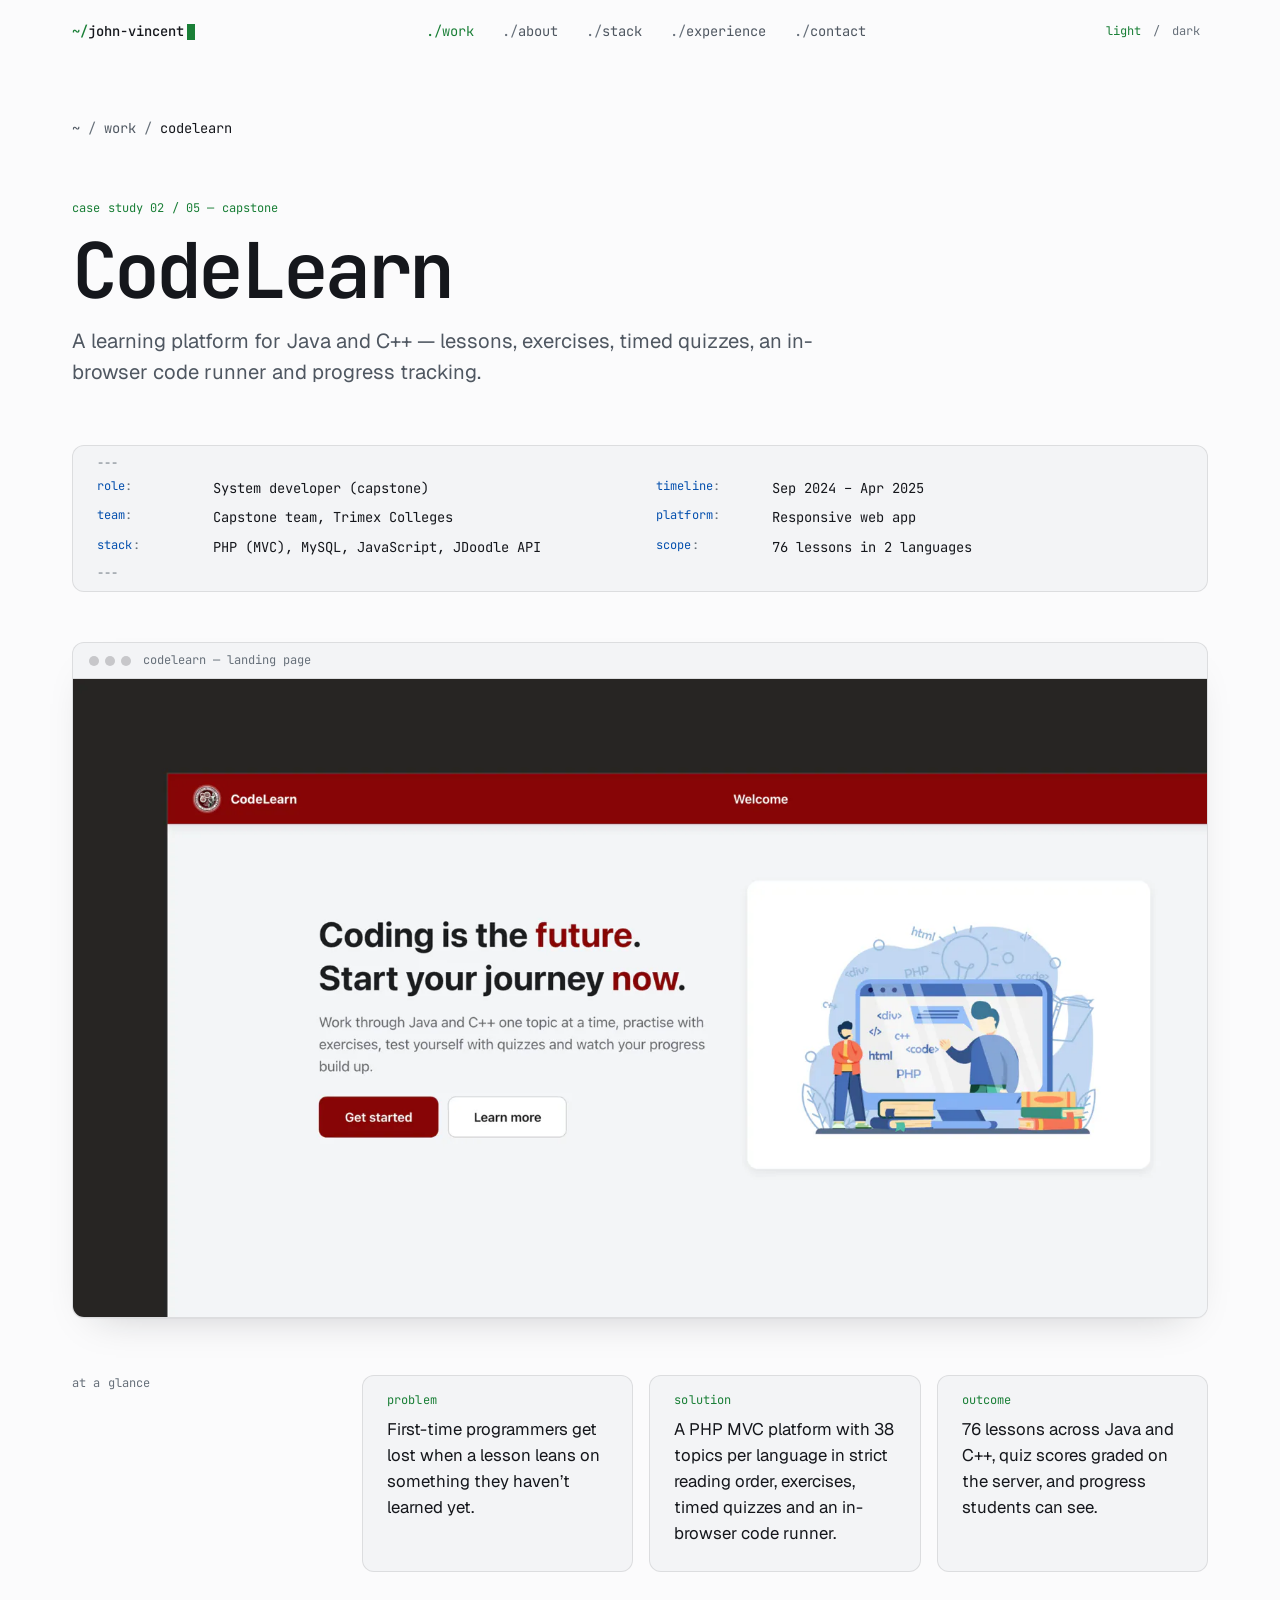
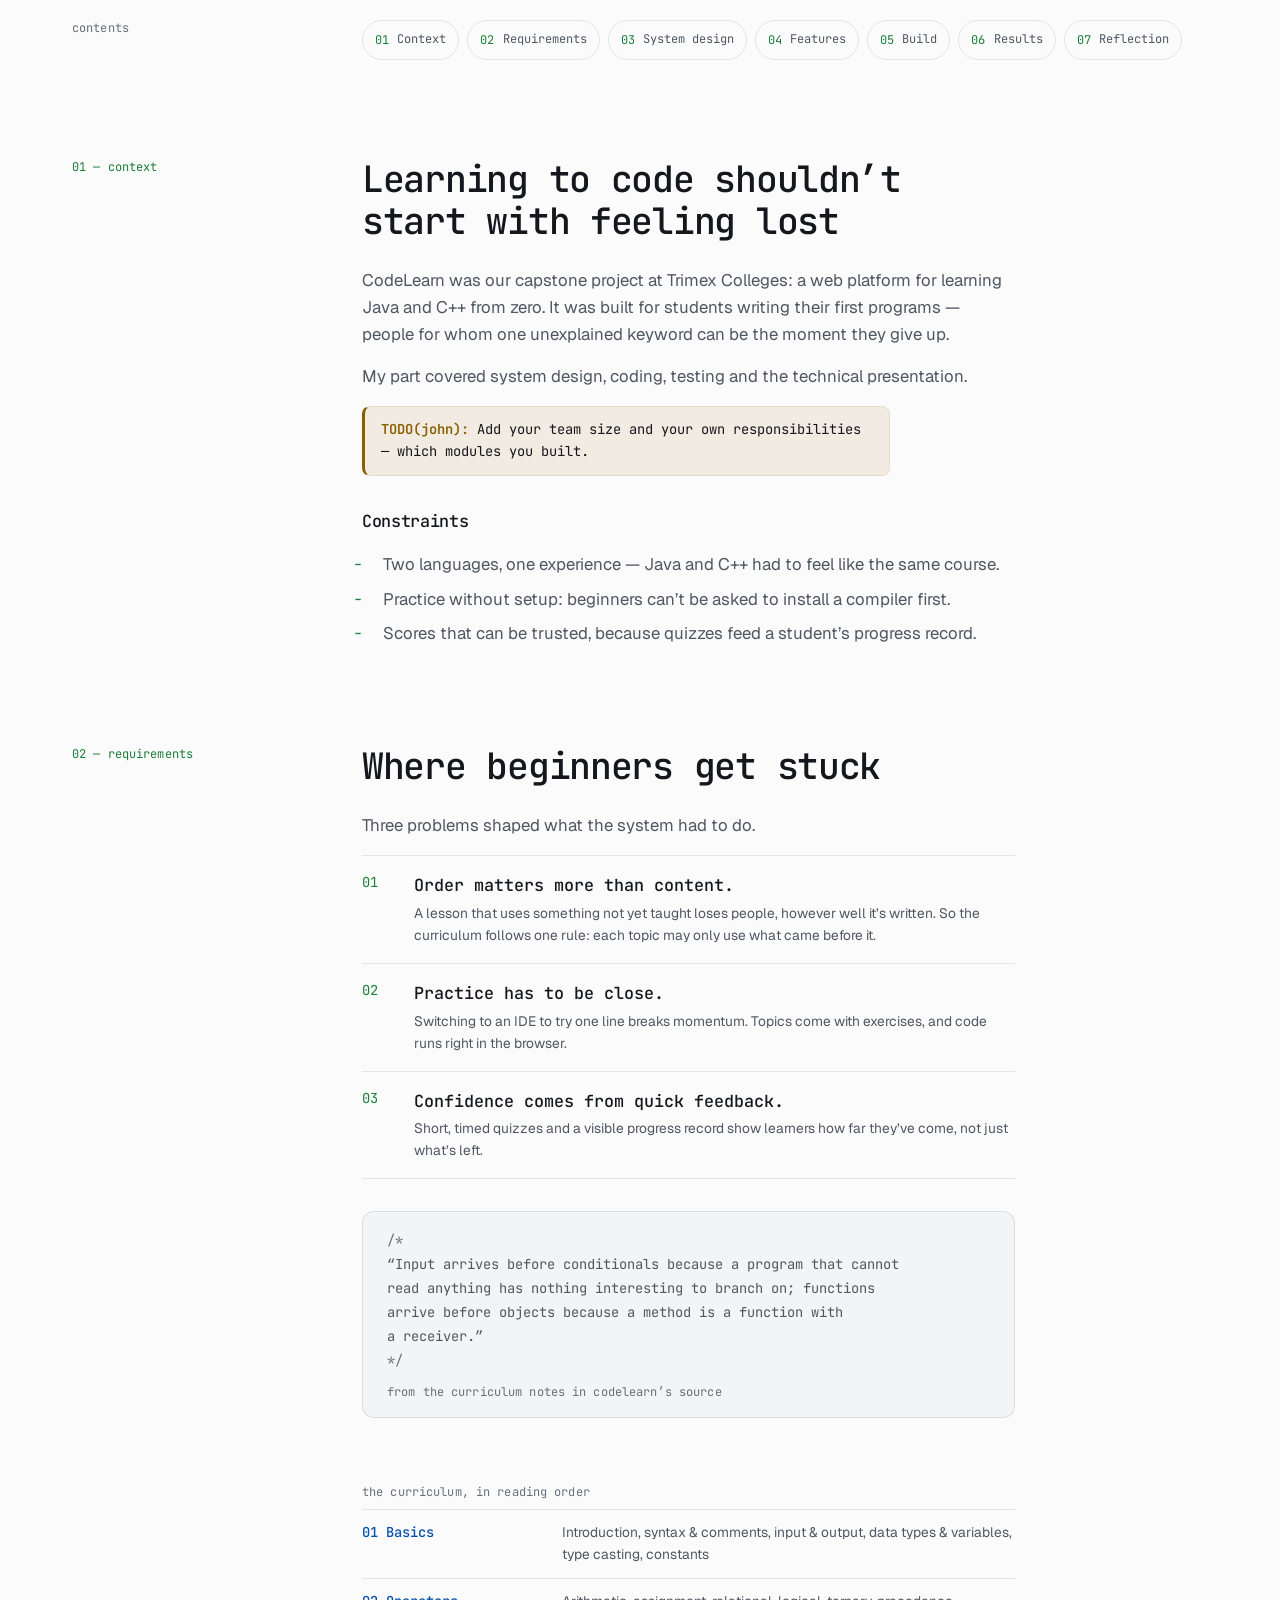
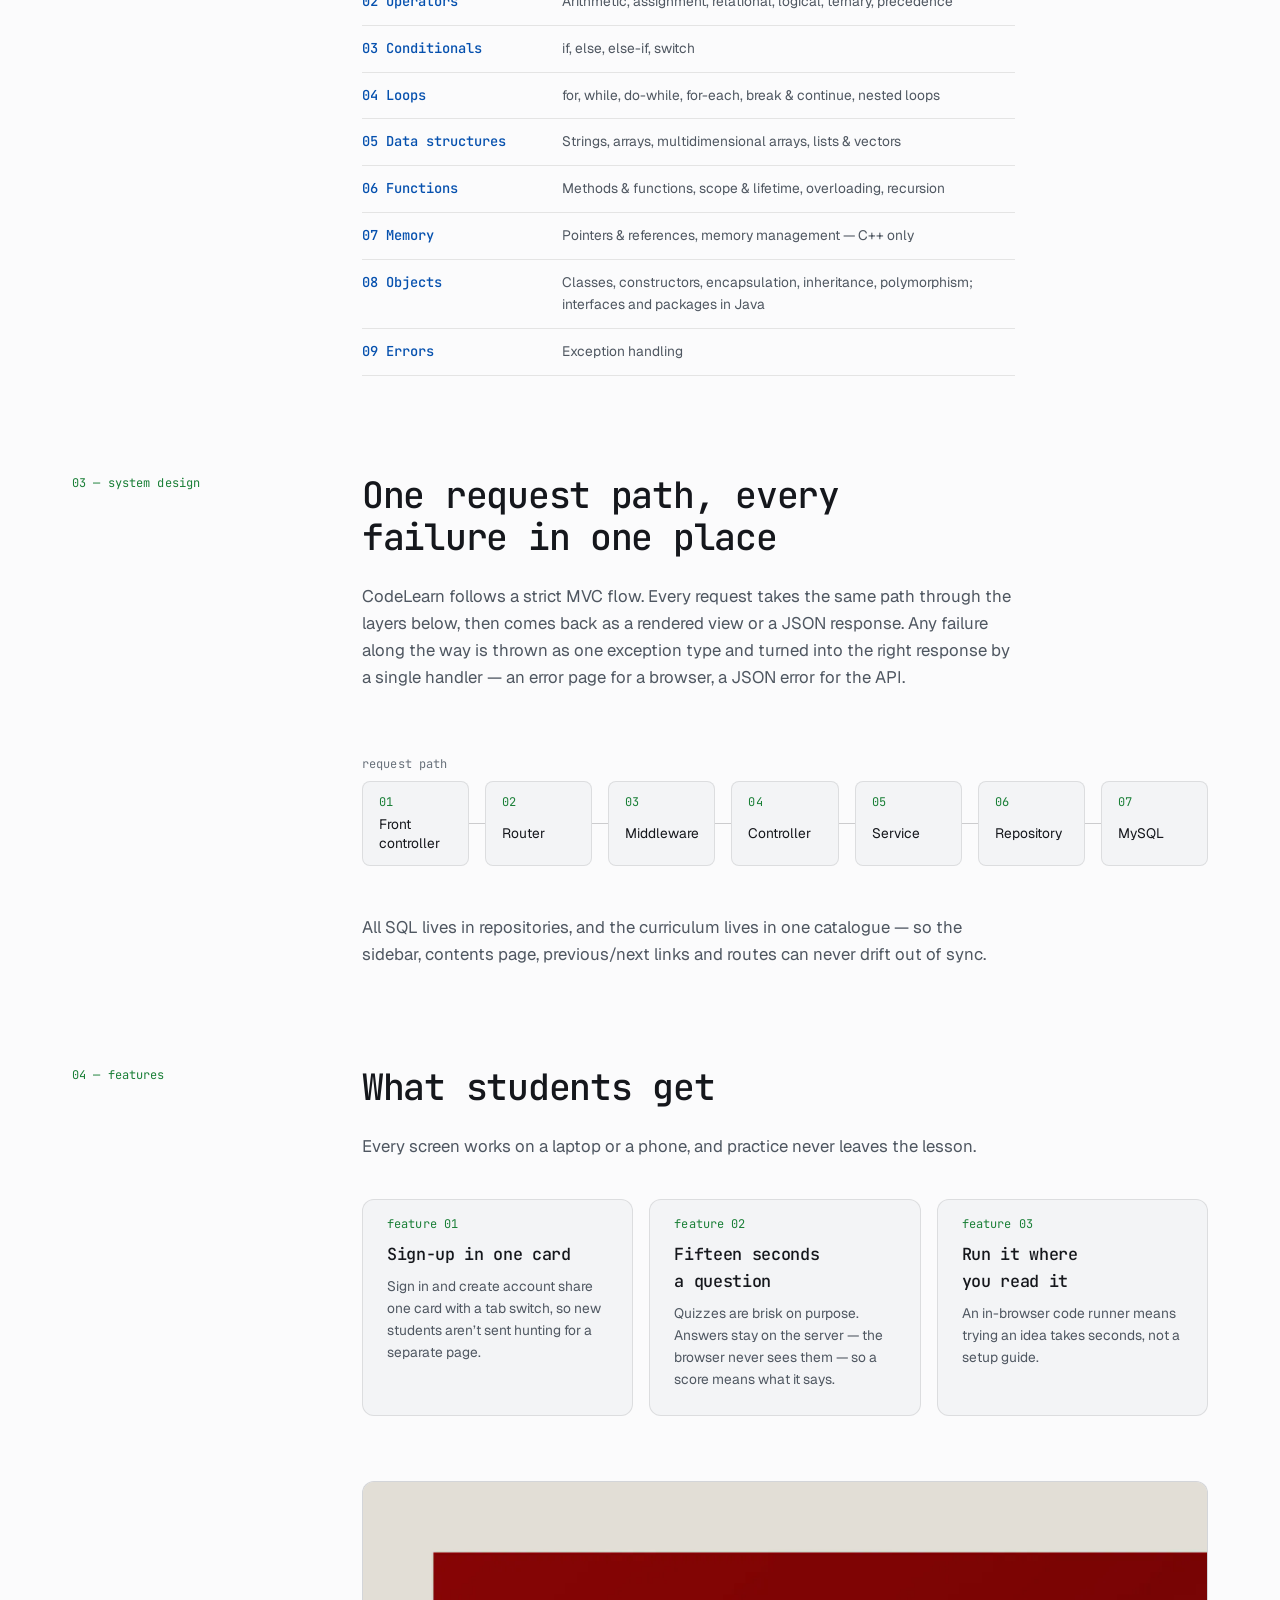
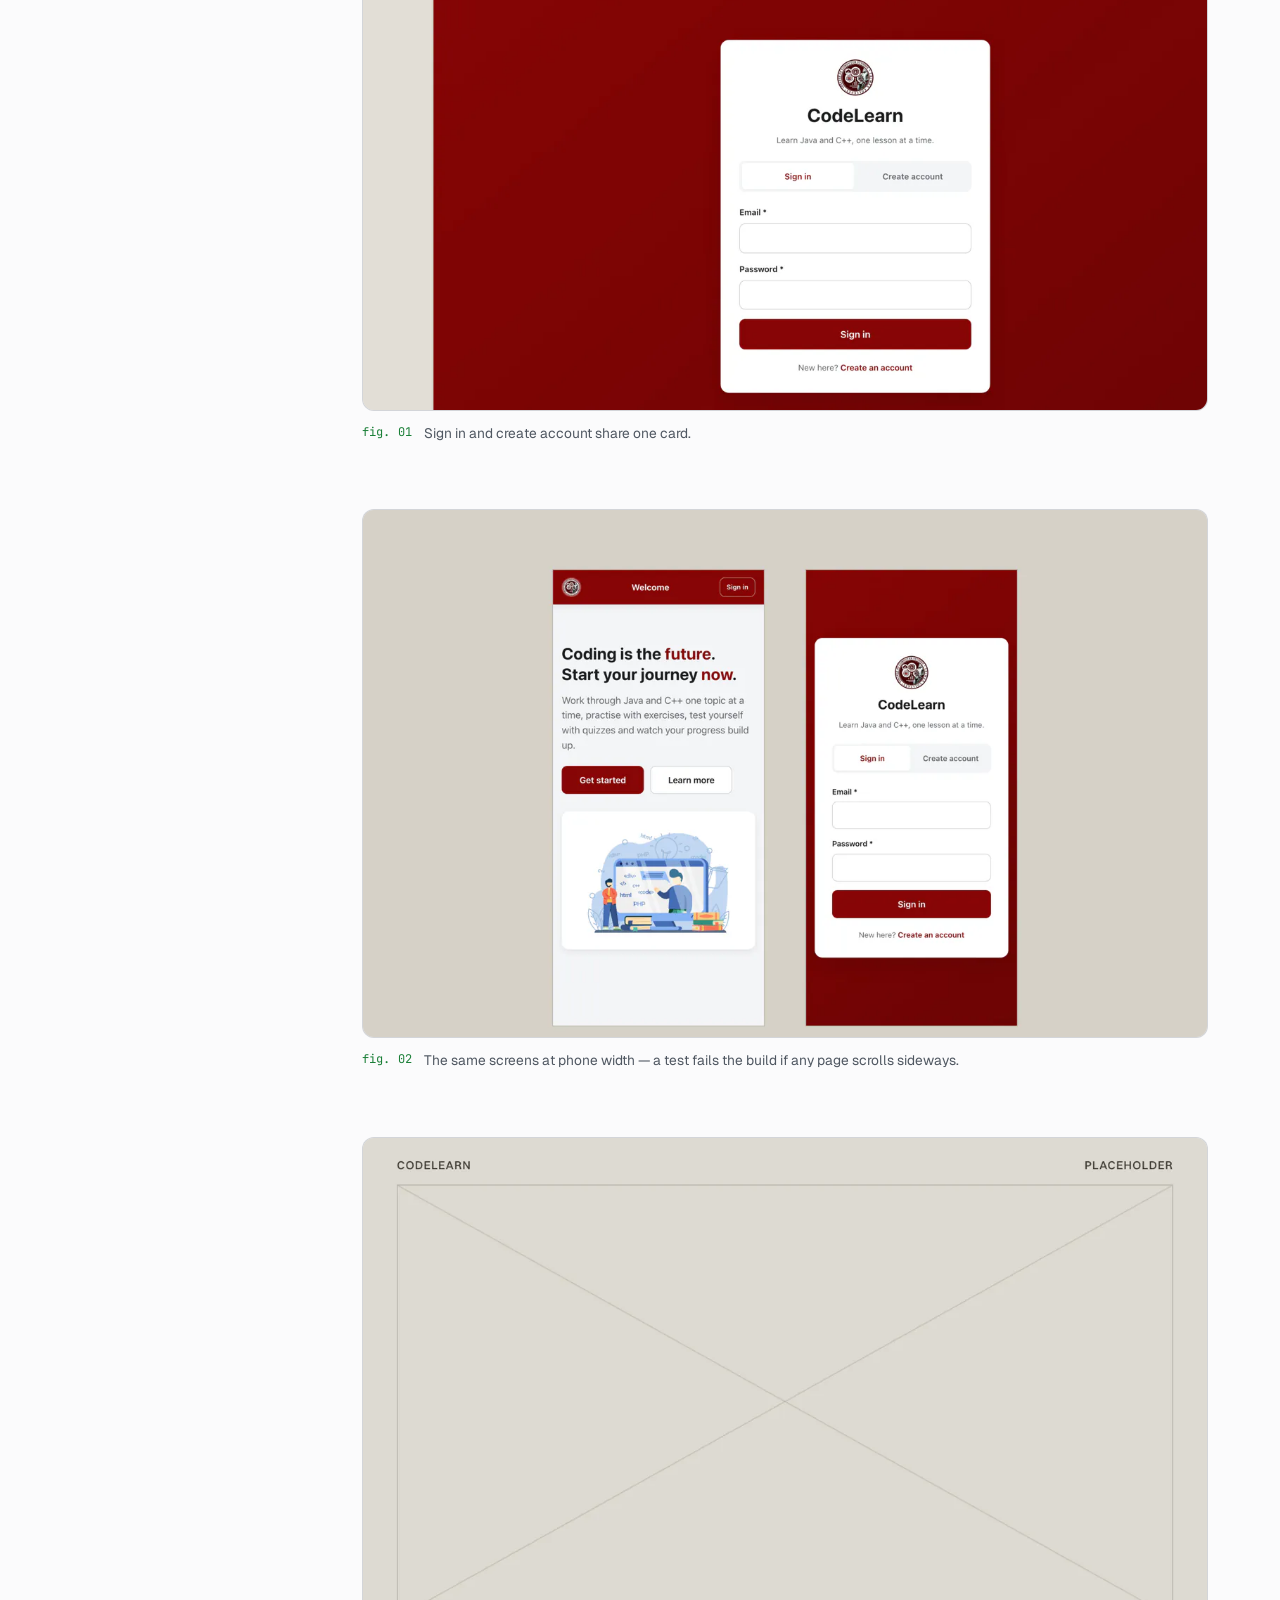
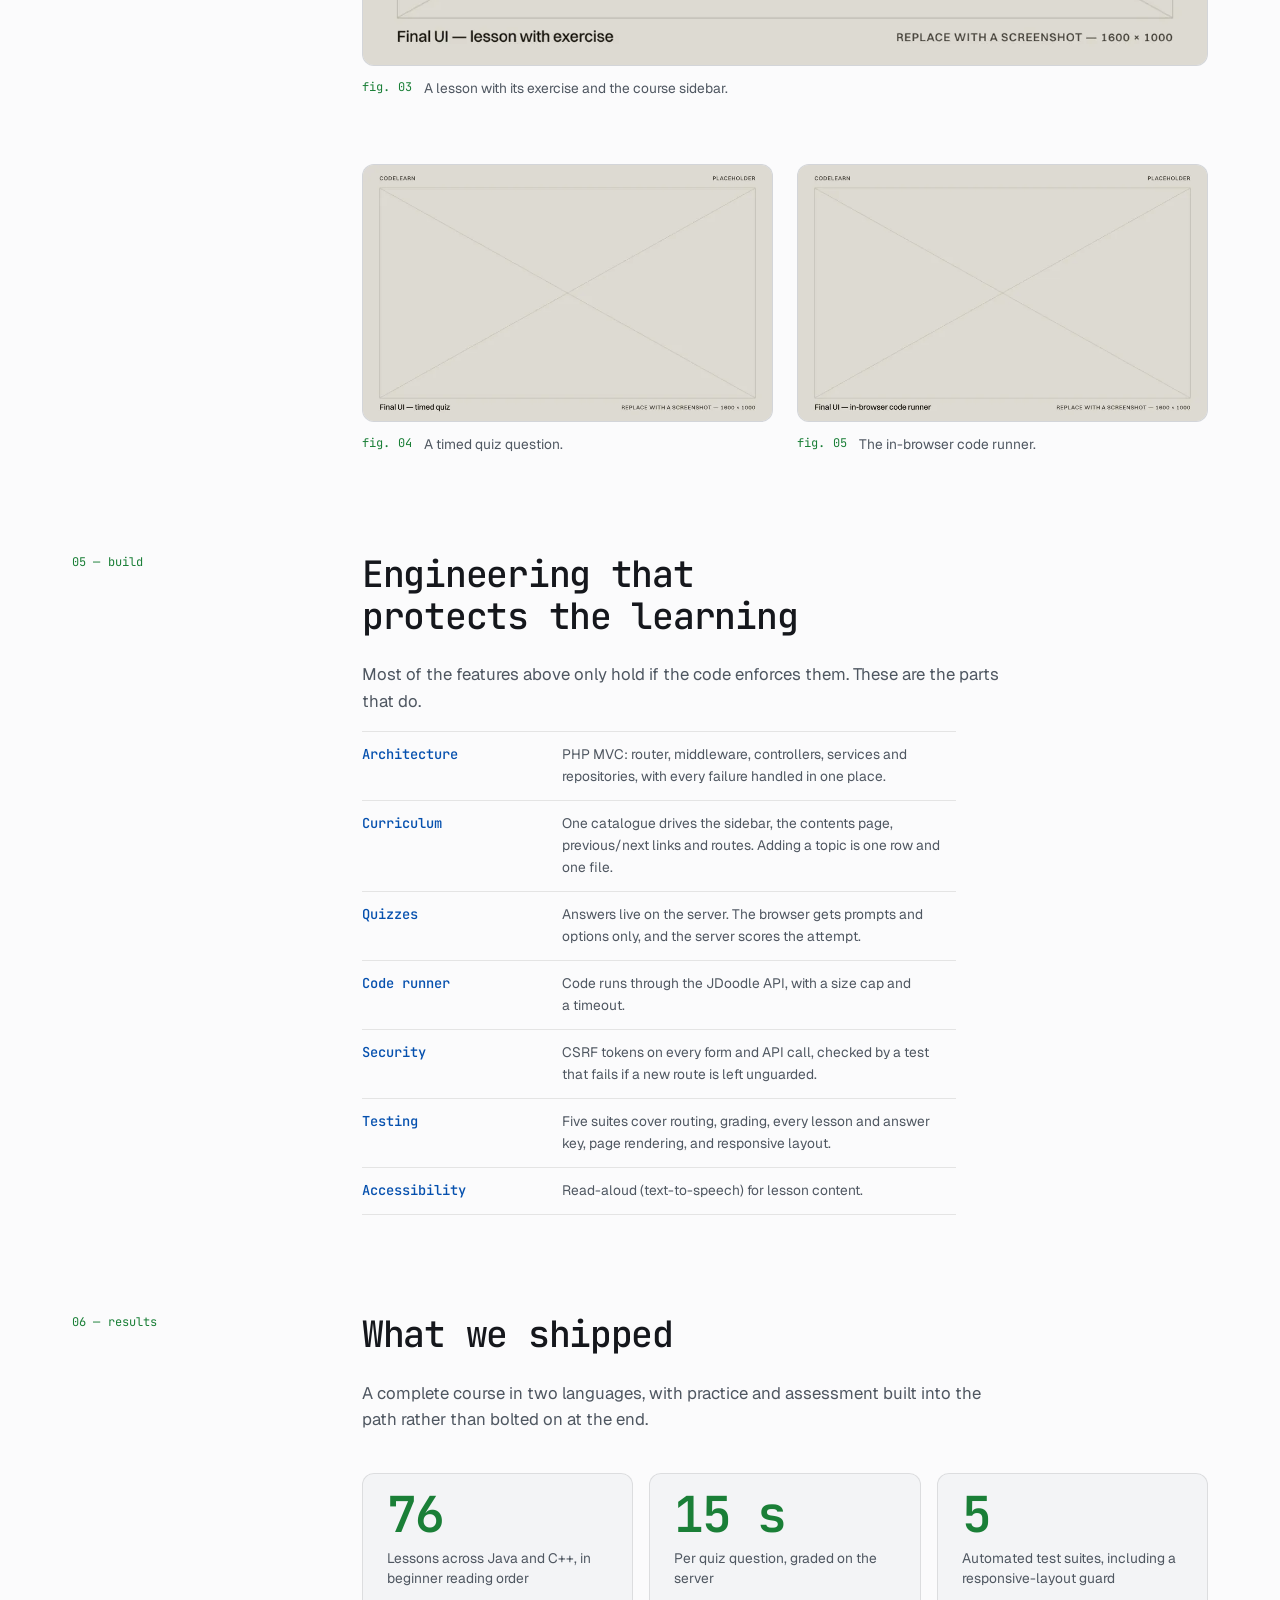
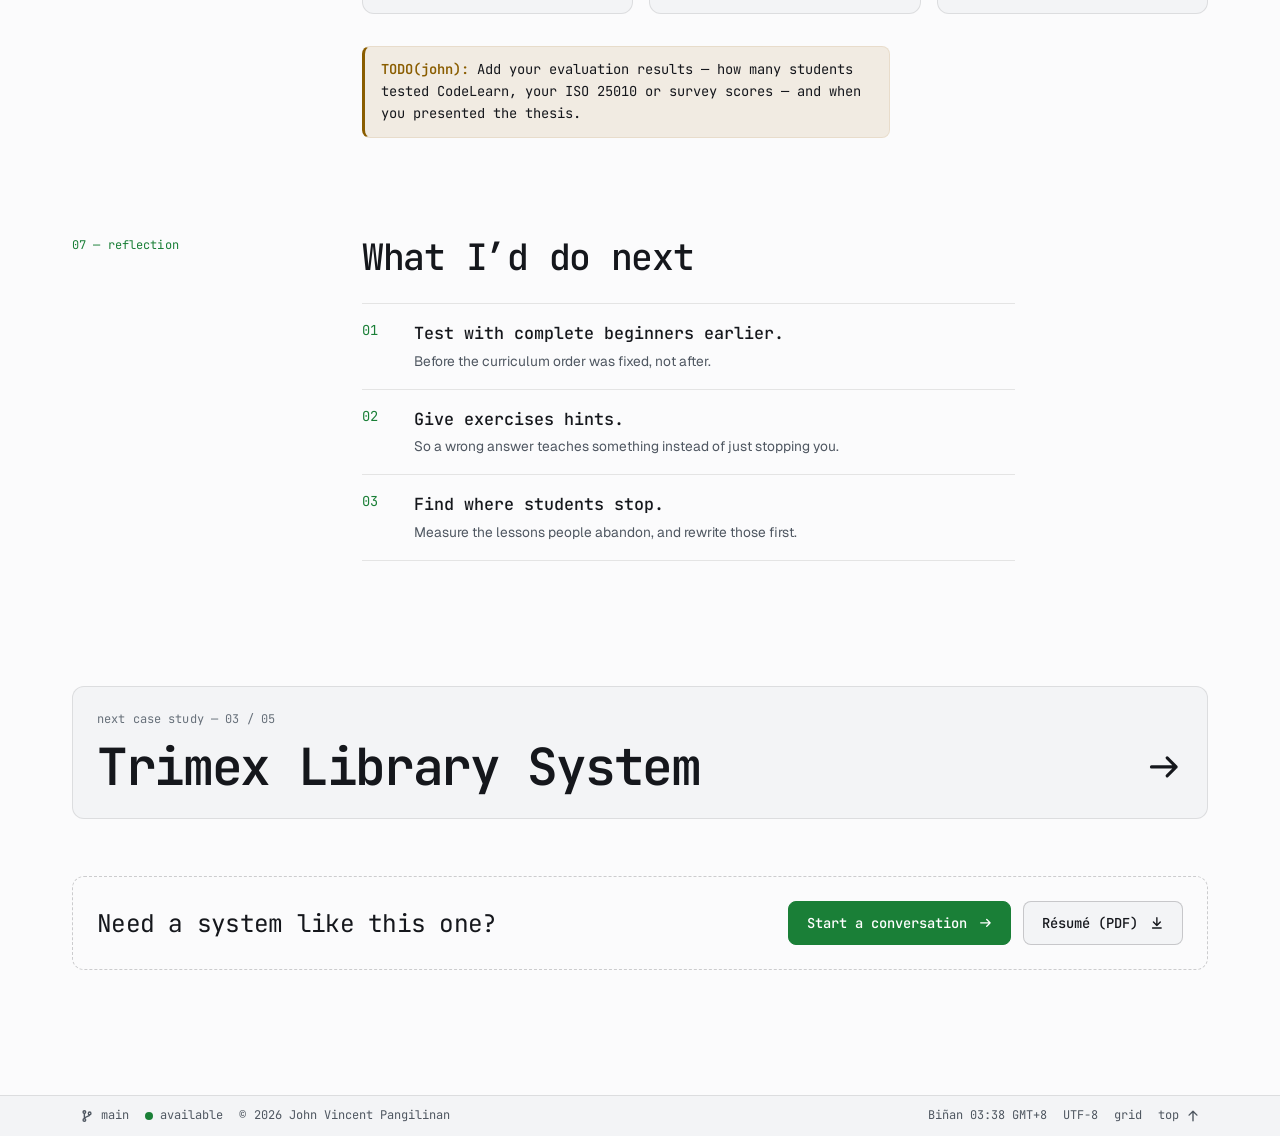
<file: work/codelearn.html>
<!doctype html>
<html lang="en">
<head>
  <meta charset="utf-8">
  <meta name="viewport" content="width=device-width, initial-scale=1">
  <title>CodeLearn — Case study · John Vincent Pangilinan</title>
  <meta name="description" content="Case study: a PHP MVC learning platform for Java and C++, with 76 lessons, timed quizzes graded on the server, an in-browser code runner and progress tracking.">
  <link rel="canonical" href="https://portfolio-five-plum-34.vercel.app/work/codelearn.html">
  <meta property="og:type" content="article">
  <meta property="og:title" content="CodeLearn — Case study">
  <meta property="og:description" content="A PHP MVC learning platform for Java and C++.">
  <meta property="og:url" content="https://portfolio-five-plum-34.vercel.app/work/codelearn.html">
  <meta property="og:image" content="https://portfolio-five-plum-34.vercel.app/assets/img/work/codelearn/cover-1200.webp">
  <meta name="twitter:card" content="summary_large_image">
  <meta name="theme-color" content="#fbfbfc" media="(prefers-color-scheme: light)">
  <meta name="theme-color" content="#0b0d11" media="(prefers-color-scheme: dark)">
  <link rel="icon" href="../assets/favicon.svg" type="image/svg+xml">
  <link rel="apple-touch-icon" href="../assets/img/apple-touch-icon.png">
  <script>
    try {
      var t = localStorage.getItem('jvp-theme');
      if (t === 'light' || t === 'dark') document.documentElement.setAttribute('data-theme', t);
    } catch (e) {}
  </script>
  <link rel="preconnect" href="https://fonts.googleapis.com">
  <link rel="preconnect" href="https://fonts.gstatic.com" crossorigin>
  <link rel="stylesheet" href="https://fonts.googleapis.com/css2?family=Geist:wght@400;500;600&amp;family=JetBrains+Mono:wght@400;500;600&amp;display=swap">
  <link rel="stylesheet" href="../assets/css/main.css">
  <script src="../assets/js/main.js" defer></script>
</head>

<body id="top">
  <a class="skip-link" href="#main">Skip to content</a>

  <header class="site-header" data-header>
    <div class="wrap site-header__inner">
      <a class="brand" href="../index.html"><span class="brand__prompt" aria-hidden="true">~/</span>john-vincent<span class="visually-hidden"> Pangilinan — home</span><span class="brand__cursor" aria-hidden="true"></span></a>
      <nav class="site-nav" aria-label="Primary">
        <ul class="site-nav__list" role="list">
          <li><a class="is-current" href="../index.html#work"><span aria-hidden="true">./</span>work</a></li>
          <li><a href="../index.html#about"><span aria-hidden="true">./</span>about</a></li>
          <li><a href="../index.html#stack"><span aria-hidden="true">./</span>stack</a></li>
          <li><a href="../index.html#experience"><span aria-hidden="true">./</span>experience</a></li>
          <li><a href="../index.html#contact"><span aria-hidden="true">./</span>contact</a></li>
        </ul>
      </nav>
      <div class="header-tools">
        <div class="theme-switch" role="group" aria-label="Colour theme">
          <button type="button" data-theme-set="light" aria-pressed="false">light</button>
          <span aria-hidden="true">/</span>
          <button type="button" data-theme-set="dark" aria-pressed="false">dark</button>
        </div>
        <button class="menu-toggle" type="button" aria-expanded="false" aria-controls="mobile-menu" data-menu-toggle>
          <span class="menu-toggle__open">menu</span><span class="menu-toggle__close">close</span>
        </button>
      </div>
    </div>
  </header>

  <div class="mobile-menu" id="mobile-menu">
    <nav aria-label="Primary">
      <ol class="mobile-menu__list" role="list">
        <li style="--i: 0"><a href="../index.html#work"><span>01</span><span class="dot-slash" aria-hidden="true">./</span>work</a></li>
        <li style="--i: 1"><a href="../index.html#about"><span>02</span><span class="dot-slash" aria-hidden="true">./</span>about</a></li>
        <li style="--i: 2"><a href="../index.html#stack"><span>03</span><span class="dot-slash" aria-hidden="true">./</span>stack</a></li>
        <li style="--i: 3"><a href="../index.html#experience"><span>04</span><span class="dot-slash" aria-hidden="true">./</span>experience</a></li>
        <li style="--i: 4"><a href="../index.html#contact"><span>05</span><span class="dot-slash" aria-hidden="true">./</span>contact</a></li>
      </ol>
    </nav>
    <div class="mobile-menu__foot">
      <div class="theme-switch" role="group" aria-label="Colour theme">
        <button type="button" data-theme-set="light" aria-pressed="false">light</button>
        <span aria-hidden="true">/</span>
        <button type="button" data-theme-set="dark" aria-pressed="false">dark</button>
      </div>
      <div class="mobile-menu__links">
        <a href="mailto:johnvincentppangilinan@gmail.com">email</a>
        <a href="../assets/files/john-vincent-pangilinan-cv.pdf" download="John-Vincent-Pangilinan-CV.pdf">résumé.pdf</a>
        <a href="https://github.com/Vincentius8" target="_blank" rel="noopener">github<span class="visually-hidden"> (opens in a new tab)</span></a>
      </div>
    </div>
  </div>

  <main id="main">
    <article aria-labelledby="case-title">

      <header class="wrap">
        <div class="case-hero grid">
          <nav class="breadcrumb" aria-label="Breadcrumb">
            <ol role="list">
              <li><a href="../index.html"><span aria-hidden="true">~</span><span class="visually-hidden">Home</span></a></li>
              <li><a href="../index.html#work">work</a></li>
              <li><span aria-current="page">codelearn</span></li>
            </ol>
          </nav>
          <p class="case-hero__label label" data-intro style="--i: 0">Case study 02 / 05 — Capstone</p>
          <h1 class="case-hero__title" id="case-title" data-intro style="--i: 1">CodeLearn</h1>
          <p class="case-hero__deck lead" data-intro style="--i: 2">A learning platform for Java and C++ — lessons, exercises, timed quizzes, an in-browser code runner and progress tracking.</p>
          <dl class="frontmatter" data-intro style="--i: 3">
            <div><dt class="label">Role</dt><dd>System developer (capstone)</dd></div>
            <div><dt class="label">Timeline</dt><dd>Sep 2024 – Apr 2025</dd></div>
            <div><dt class="label">Team</dt><dd>Capstone team, Trimex Colleges</dd></div>
            <div><dt class="label">Platform</dt><dd>Responsive web app</dd></div>
            <div><dt class="label">Stack</dt><dd>PHP (MVC), MySQL, JavaScript, JDoodle API</dd></div>
            <div><dt class="label">Scope</dt><dd>76 lessons in 2 languages</dd></div>
          </dl>
        </div>
      </header>

      <figure class="case-cover wrap" data-intro style="--i: 4">
        <div class="window">
          <div class="window__bar" aria-hidden="true"><span class="window__dots"><i></i><i></i><i></i></span><span class="window__title">codelearn — landing page</span></div>
          <div class="case-cover__frame">
          <img src="../assets/img/work/codelearn/cover-1600.webp"
               srcset="../assets/img/work/codelearn/cover-800.webp 800w, ../assets/img/work/codelearn/cover-1200.webp 1200w, ../assets/img/work/codelearn/cover-1600.webp 1600w, ../assets/img/work/codelearn/cover-2400.webp 2400w"
               sizes="(min-width: 105em) 1570px, 94vw"
               width="1600" height="1000" fetchpriority="high" decoding="async"
               alt="CodeLearn landing page: the headline “Coding is the future. Start your journey now.” with Get started and Learn more buttons beside an illustration of two people at a large screen.">
        </div>
        </div>
      </figure>

      <div class="wrap">
        <section class="glance grid" aria-labelledby="glance-title" data-reveal>
          <h2 class="rail label" id="glance-title">At a glance</h2>
          <dl class="glance__items content">
            <div>
              <dt class="label">Problem</dt>
              <dd>First-time programmers get lost when a lesson leans on something they haven’t learned yet.</dd>
            </div>
            <div>
              <dt class="label">Solution</dt>
              <dd>A PHP MVC platform with 38 topics per language in strict reading order, exercises, timed quizzes and an in-browser code runner.</dd>
            </div>
            <div>
              <dt class="label">Outcome</dt>
              <dd>76 lessons across Java and C++, quiz scores graded on the server, and progress students can see.</dd>
            </div>
          </dl>
        </section>

        <nav class="toc grid" aria-label="Contents" data-reveal>
          <p class="rail label">Contents</p>
          <ol class="content" role="list">
            <li><a href="#context"><span class="label">01</span>Context</a></li>
            <li><a href="#requirements"><span class="label">02</span>Requirements</a></li>
            <li><a href="#system-design"><span class="label">03</span>System design</a></li>
            <li><a href="#features"><span class="label">04</span>Features</a></li>
            <li><a href="#build"><span class="label">05</span>Build</a></li>
            <li><a href="#results"><span class="label">06</span>Results</a></li>
            <li><a href="#reflection"><span class="label">07</span>Reflection</a></li>
          </ol>
        </nav>
      </div>

      <section class="case-section" id="context" aria-labelledby="context-title">
        <div class="wrap case-section__grid grid">
          <p class="case-section__rail rail label">01 — Context</p>
          <div class="case-body content content--narrow" data-reveal>
            <h2 id="context-title">Learning to code shouldn’t start with feeling lost</h2>
            <p>CodeLearn was our capstone project at Trimex Colleges: a web platform for learning Java and C++ from zero. It was built for students writing their first programs — people for whom one unexplained keyword can be the moment they give up.</p>
            <p>My part covered system design, coding, testing and the technical presentation.</p>
            <p class="todo"><span class="todo__tag">TODO(john):</span>Add your team size and your own responsibilities — which modules you built.</p>
            <h3>Constraints</h3>
            <ul>
              <li>Two languages, one experience — Java and C++ had to feel like the same course.</li>
              <li>Practice without setup: beginners can’t be asked to install a compiler first.</li>
              <li>Scores that can be trusted, because quizzes feed a student’s progress record.</li>
            </ul>
          </div>
        </div>
      </section>

      <section class="case-section" id="requirements" aria-labelledby="requirements-title">
        <div class="wrap case-section__grid grid">
          <p class="case-section__rail rail label">02 — Requirements</p>
          <div class="case-body content content--narrow" data-reveal>
            <h2 id="requirements-title">Where beginners get stuck</h2>
            <p>Three problems shaped what the system had to do.</p>
            <ol class="insights" role="list">
              <li><p><strong>Order matters more than content.</strong><span>A lesson that uses something not yet taught loses people, however well it’s written. So the curriculum follows one rule: each topic may only use what came before it.</span></p></li>
              <li><p><strong>Practice has to be close.</strong><span>Switching to an IDE to try one line breaks momentum. Topics come with exercises, and code runs right in the browser.</span></p></li>
              <li><p><strong>Confidence comes from quick feedback.</strong><span>Short, timed quizzes and a visible progress record show learners how far they’ve come, not just what’s left.</span></p></li>
            </ol>
            <figure class="case-quote">
              <blockquote><p>“Input arrives before conditionals because a program that cannot read anything has nothing interesting to branch on; functions arrive before objects because a method is a function with a receiver.”</p></blockquote>
              <figcaption class="label">From the curriculum notes in CodeLearn’s source</figcaption>
            </figure>
          </div>
          <div class="case-diagram content content--narrow" data-reveal>
            <p class="flow__actor label">The curriculum, in reading order</p>
            <ol class="stack" role="list">
              <li><strong>01 Basics</strong><span>Introduction, syntax &amp; comments, input &amp; output, data types &amp; variables, type casting, constants</span></li>
              <li><strong>02 Operators</strong><span>Arithmetic, assignment, relational, logical, ternary, precedence</span></li>
              <li><strong>03 Conditionals</strong><span>if, else, else-if, switch</span></li>
              <li><strong>04 Loops</strong><span>for, while, do-while, for-each, break &amp; continue, nested loops</span></li>
              <li><strong>05 Data structures</strong><span>Strings, arrays, multidimensional arrays, lists &amp; vectors</span></li>
              <li><strong>06 Functions</strong><span>Methods &amp; functions, scope &amp; lifetime, overloading, recursion</span></li>
              <li><strong>07 Memory</strong><span>Pointers &amp; references, memory management — C++ only</span></li>
              <li><strong>08 Objects</strong><span>Classes, constructors, encapsulation, inheritance, polymorphism; interfaces and packages in Java</span></li>
              <li><strong>09 Errors</strong><span>Exception handling</span></li>
            </ol>
          </div>
        </div>
      </section>

      <section class="case-section" id="system-design" aria-labelledby="system-design-title">
        <div class="wrap case-section__grid grid">
          <p class="case-section__rail rail label">03 — System design</p>
          <div class="case-body content content--narrow" data-reveal>
            <h2 id="system-design-title">One request path, every failure in one place</h2>
            <p>CodeLearn follows a strict MVC flow. Every request takes the same path through the layers below, then comes back as a rendered view or a JSON response. Any failure along the way is thrown as one exception type and turned into the right response by a single handler — an error page for a browser, a JSON error for the API.</p>
          </div>
          <div class="case-diagram content" data-reveal>
            <div class="flow-group">
              <p class="flow__actor label">Request path</p>
              <ol class="flow" role="list" style="--steps: 7">
                <li><span class="label">01</span>Front controller</li>
                <li><span class="label">02</span>Router</li>
                <li><span class="label">03</span>Middleware</li>
                <li><span class="label">04</span>Controller</li>
                <li><span class="label">05</span>Service</li>
                <li><span class="label">06</span>Repository</li>
                <li><span class="label">07</span>MySQL</li>
              </ol>
            </div>
          </div>
          <div class="case-body content content--narrow" data-reveal>
            <p>All SQL lives in repositories, and the curriculum lives in one catalogue — so the sidebar, contents page, previous/next links and routes can never drift out of sync.</p>
          </div>
        </div>
      </section>

      <section class="case-section" id="features" aria-labelledby="features-title">
        <div class="wrap case-section__grid grid">
          <p class="case-section__rail rail label">04 — Features</p>
          <div class="case-body content content--narrow" data-reveal>
            <h2 id="features-title">What students get</h2>
            <p>Every screen works on a laptop or a phone, and practice never leaves the lesson.</p>
          </div>
          <div class="decisions content" data-reveal>
            <div class="decision">
              <p class="label">Feature 01</p>
              <h3>Sign-up in one card</h3>
              <p>Sign in and create account share one card with a tab switch, so new students aren’t sent hunting for a separate page.</p>
            </div>
            <div class="decision">
              <p class="label">Feature 02</p>
              <h3>Fifteen seconds a question</h3>
              <p>Quizzes are brisk on purpose. Answers stay on the server — the browser never sees them — so a score means what it says.</p>
            </div>
            <div class="decision">
              <p class="label">Feature 03</p>
              <h3>Run it where you read it</h3>
              <p>An in-browser code runner means trying an idea takes seconds, not a setup guide.</p>
            </div>
          </div>
          <figure class="figure content" data-reveal>
            <div class="figure__frame">
              <img src="../assets/img/work/codelearn/signin-1600.webp"
                   srcset="../assets/img/work/codelearn/signin-800.webp 800w, ../assets/img/work/codelearn/signin-1200.webp 1200w, ../assets/img/work/codelearn/signin-1600.webp 1600w, ../assets/img/work/codelearn/signin-2400.webp 2400w"
                   sizes="(min-width: 105em) 1180px, (min-width: 48em) 72vw, 92vw"
                   width="1600" height="1000" loading="lazy" decoding="async"
                   alt="CodeLearn sign-in screen: a white card on a deep red background with the college seal, the line “Learn Java and C++, one lesson at a time.”, Sign in and Create account tabs, and email and password fields.">
            </div>
            <figcaption><span class="label">Fig. 01</span>Sign in and create account share one card.</figcaption>
          </figure>
          <figure class="figure content" data-reveal>
            <div class="figure__frame">
              <img src="../assets/img/work/codelearn/mobile-1600.webp"
                   srcset="../assets/img/work/codelearn/mobile-800.webp 800w, ../assets/img/work/codelearn/mobile-1200.webp 1200w, ../assets/img/work/codelearn/mobile-1600.webp 1600w, ../assets/img/work/codelearn/mobile-2400.webp 2400w"
                   sizes="(min-width: 105em) 1180px, (min-width: 48em) 72vw, 92vw"
                   width="1600" height="1000" loading="lazy" decoding="async"
                   alt="CodeLearn on a phone: the landing page and the sign-in screen side by side, each reflowed into a single column.">
            </div>
            <figcaption><span class="label">Fig. 02</span>The same screens at phone width — a test fails the build if any page scrolls sideways.</figcaption>
          </figure>
          <figure class="figure content" data-reveal>
            <div class="figure__frame">
              <img src="../assets/img/work/codelearn/lesson-1200.webp"
                   srcset="../assets/img/work/codelearn/lesson-800.webp 800w, ../assets/img/work/codelearn/lesson-1200.webp 1200w, ../assets/img/work/codelearn/lesson-1600.webp 1600w"
                   sizes="(min-width: 105em) 1180px, (min-width: 48em) 72vw, 92vw"
                   width="1600" height="1000" loading="lazy" decoding="async"
                   alt="A lesson page with its exercise and the course sidebar (placeholder).">
            </div>
            <figcaption><span class="label">Fig. 03</span>A lesson with its exercise and the course sidebar.</figcaption>
          </figure>
          <div class="figure-pair figures content" data-reveal>
            <figure class="figure">
              <div class="figure__frame">
                <img src="../assets/img/work/codelearn/quiz-1200.webp"
                     srcset="../assets/img/work/codelearn/quiz-800.webp 800w, ../assets/img/work/codelearn/quiz-1200.webp 1200w, ../assets/img/work/codelearn/quiz-1600.webp 1600w"
                     sizes="(min-width: 105em) 580px, (min-width: 48em) 36vw, 92vw"
                     width="1600" height="1000" loading="lazy" decoding="async"
                     alt="A timed quiz question with its countdown (placeholder).">
              </div>
              <figcaption><span class="label">Fig. 04</span>A timed quiz question.</figcaption>
            </figure>
            <figure class="figure">
              <div class="figure__frame">
                <img src="../assets/img/work/codelearn/runner-1200.webp"
                     srcset="../assets/img/work/codelearn/runner-800.webp 800w, ../assets/img/work/codelearn/runner-1200.webp 1200w, ../assets/img/work/codelearn/runner-1600.webp 1600w"
                     sizes="(min-width: 105em) 580px, (min-width: 48em) 36vw, 92vw"
                     width="1600" height="1000" loading="lazy" decoding="async"
                     alt="The in-browser code runner with code and its output (placeholder).">
              </div>
              <figcaption><span class="label">Fig. 05</span>The in-browser code runner.</figcaption>
            </figure>
          </div>
        </div>
      </section>

      <section class="case-section" id="build" aria-labelledby="build-title">
        <div class="wrap case-section__grid grid">
          <p class="case-section__rail rail label">05 — Build</p>
          <div class="case-body content content--narrow" data-reveal>
            <h2 id="build-title">Engineering that protects the learning</h2>
            <p>Most of the features above only hold if the code enforces them. These are the parts that do.</p>
            <ul class="stack" role="list">
              <li><strong>Architecture</strong><span>PHP MVC: router, middleware, controllers, services and repositories, with every failure handled in one place.</span></li>
              <li><strong>Curriculum</strong><span>One catalogue drives the sidebar, the contents page, previous/next links and routes. Adding a topic is one row and one file.</span></li>
              <li><strong>Quizzes</strong><span>Answers live on the server. The browser gets prompts and options only, and the server scores the attempt.</span></li>
              <li><strong>Code runner</strong><span>Code runs through the JDoodle API, with a size cap and a timeout.</span></li>
              <li><strong>Security</strong><span>CSRF tokens on every form and API call, checked by a test that fails if a new route is left unguarded.</span></li>
              <li><strong>Testing</strong><span>Five suites cover routing, grading, every lesson and answer key, page rendering, and responsive layout.</span></li>
              <li><strong>Accessibility</strong><span>Read-aloud (text-to-speech) for lesson content.</span></li>
            </ul>
          </div>
        </div>
      </section>

      <section class="case-section" id="results" aria-labelledby="results-title">
        <div class="wrap case-section__grid grid">
          <p class="case-section__rail rail label">06 — Results</p>
          <div class="case-body content content--narrow" data-reveal>
            <h2 id="results-title">What we shipped</h2>
            <p>A complete course in two languages, with practice and assessment built into the path rather than bolted on at the end.</p>
          </div>
          <dl class="metrics content" data-reveal>
            <div class="metric"><dt>Lessons across Java and C++, in beginner reading order</dt><dd>76</dd></div>
            <div class="metric"><dt>Per quiz question, graded on the server</dt><dd>15 s</dd></div>
            <div class="metric"><dt>Automated test suites, including a responsive-layout guard</dt><dd>5</dd></div>
          </dl>
          <div class="case-body content content--narrow" data-reveal>
            <p class="todo"><span class="todo__tag">TODO(john):</span>Add your evaluation results — how many students tested CodeLearn, your ISO 25010 or survey scores — and when you presented the thesis.</p>
          </div>
        </div>
      </section>

      <section class="case-section" id="reflection" aria-labelledby="reflection-title">
        <div class="wrap case-section__grid grid">
          <p class="case-section__rail rail label">07 — Reflection</p>
          <div class="case-body content content--narrow" data-reveal>
            <h2 id="reflection-title">What I’d do next</h2>
            <ol class="insights" role="list">
              <li><p><strong>Test with complete beginners earlier.</strong><span>Before the curriculum order was fixed, not after.</span></p></li>
              <li><p><strong>Give exercises hints.</strong><span>So a wrong answer teaches something instead of just stopping you.</span></p></li>
              <li><p><strong>Find where students stop.</strong><span>Measure the lessons people abandon, and rewrite those first.</span></p></li>
            </ol>
          </div>
        </div>
      </section>

      <nav class="case-next wrap" aria-label="Next case study">
        <a class="case-next__link" href="trimex-library.html">
          <span class="label">Next case study — 03 / 05</span>
          <span class="case-next__title">Trimex Library System
            <svg class="icon" viewBox="0 0 16 16" aria-hidden="true"><path d="M2 8h11M9 4l4 4-4 4"/></svg>
          </span>
        </a>
      </nav>
    </article>

    <section class="wrap" aria-label="Contact">
      <div class="cta-band grid">
        <p class="cta-band__text">Need a system like this one?</p>
        <div class="cta-band__actions">
          <a class="btn btn--solid" href="mailto:johnvincentppangilinan@gmail.com?subject=Project%20inquiry">Start a conversation
            <svg class="icon icon--right" viewBox="0 0 16 16" aria-hidden="true"><path d="M2 8h11M9 4l4 4-4 4"/></svg>
          </a>
          <a class="btn btn--line" href="../assets/files/john-vincent-pangilinan-cv.pdf" download="John-Vincent-Pangilinan-CV.pdf">Résumé (PDF)
            <svg class="icon icon--down" viewBox="0 0 16 16" aria-hidden="true"><path d="M8 2v9M4 7l4 4 4-4M3 14h10"/></svg>
          </a>
        </div>
      </div>
    </section>
  </main>

  <footer class="site-footer statusbar">
    <div class="wrap statusbar__inner">
      <div class="statusbar__group">
        <span class="sb-item"><svg class="icon" viewBox="0 0 16 16" aria-hidden="true"><circle cx="5" cy="3.5" r="1.5"/><circle cx="5" cy="12.5" r="1.5"/><circle cx="11" cy="5" r="1.5"/><path d="M5 5v6M11 6.5c0 2.5-6 2-6 4.5"/></svg>main</span>
        <span class="sb-item"><span class="pulse" aria-hidden="true"></span>available</span>
        <span class="sb-item">© <span data-year>2026</span> John Vincent Pangilinan</span>
      </div>
      <div class="statusbar__group">
        <span class="sb-item">Biñan <span data-clock data-tz="Asia/Manila" data-suffix="GMT+8">GMT+8</span></span>
        <span class="sb-item">UTF-8</span>
        <button class="sb-item grid-toggle" type="button" aria-pressed="false" data-grid-toggle>grid</button>
        <a class="sb-item" href="#top">top
          <svg class="icon" viewBox="0 0 16 16" aria-hidden="true"><path d="M8 13.5v-11M3.5 7L8 2.5 12.5 7"/></svg>
        </a>
      </div>
    </div>
  </footer>
</body>
</html>
</file>
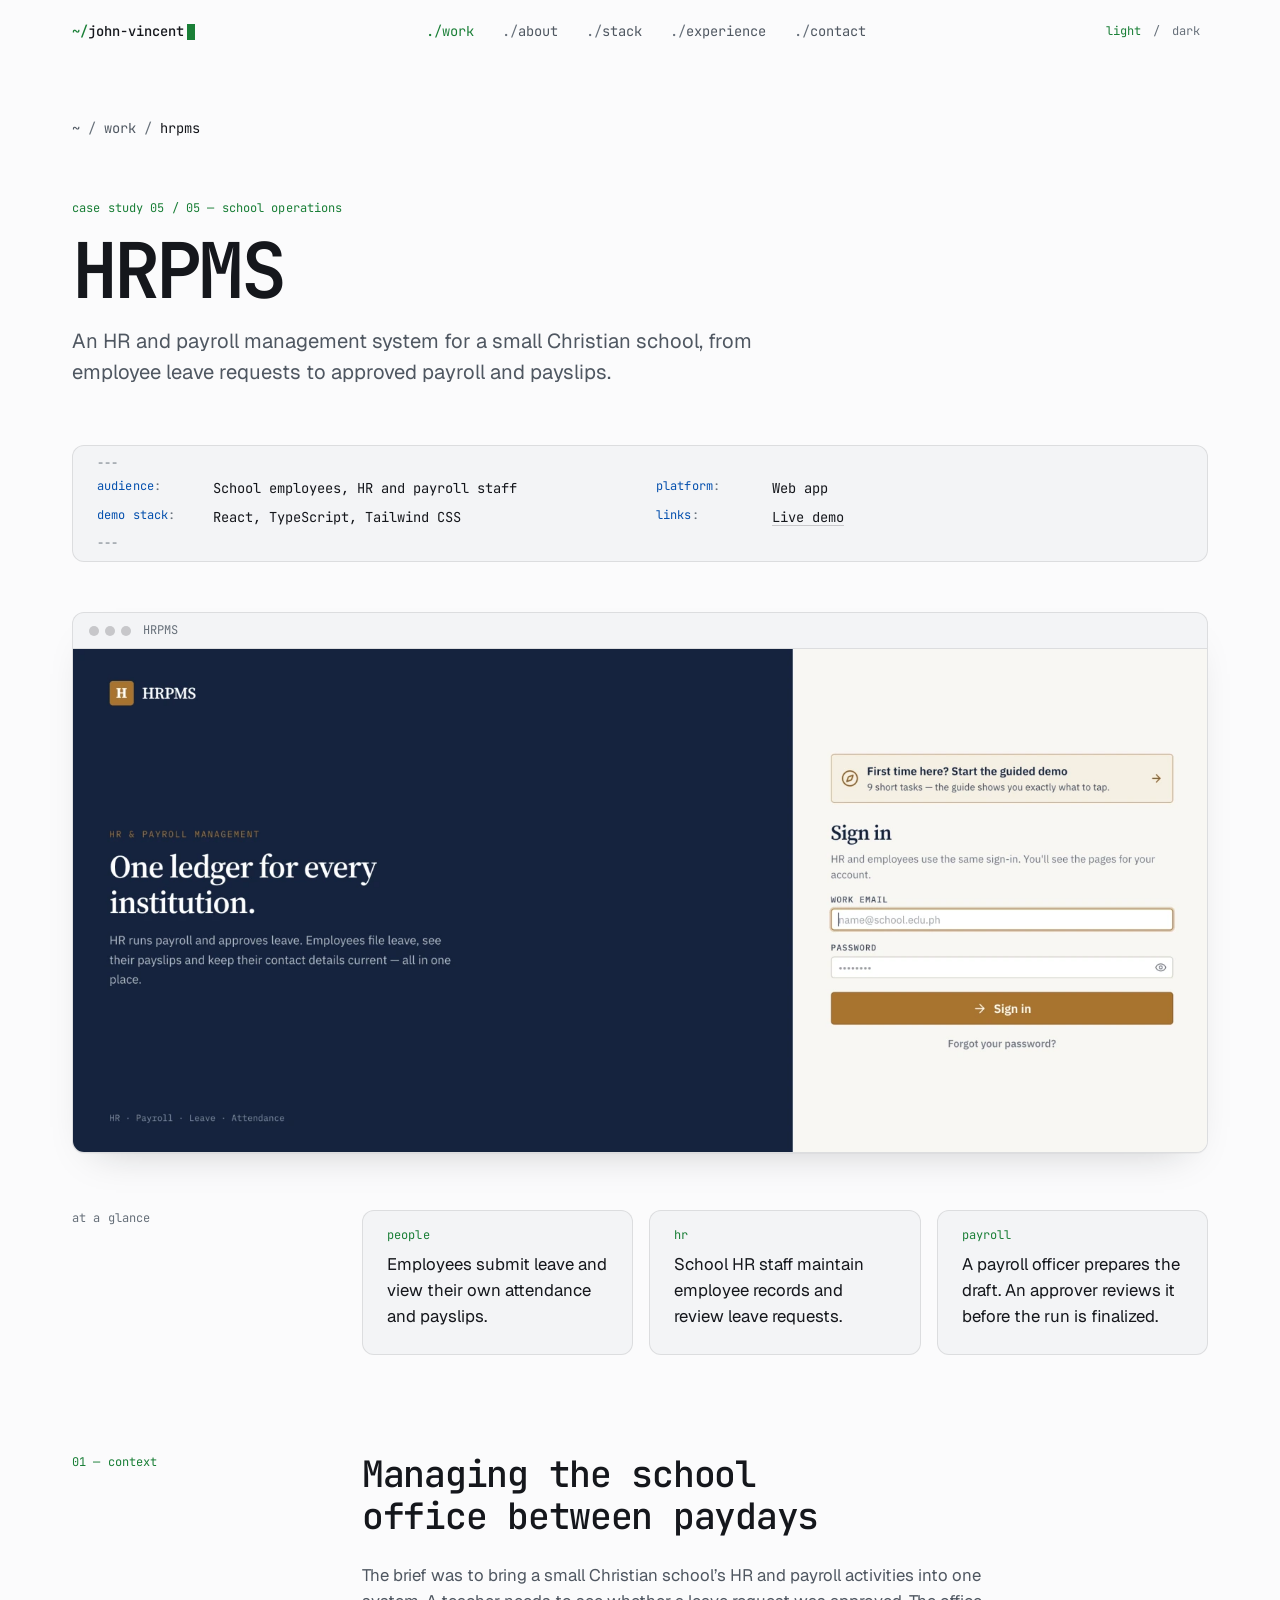
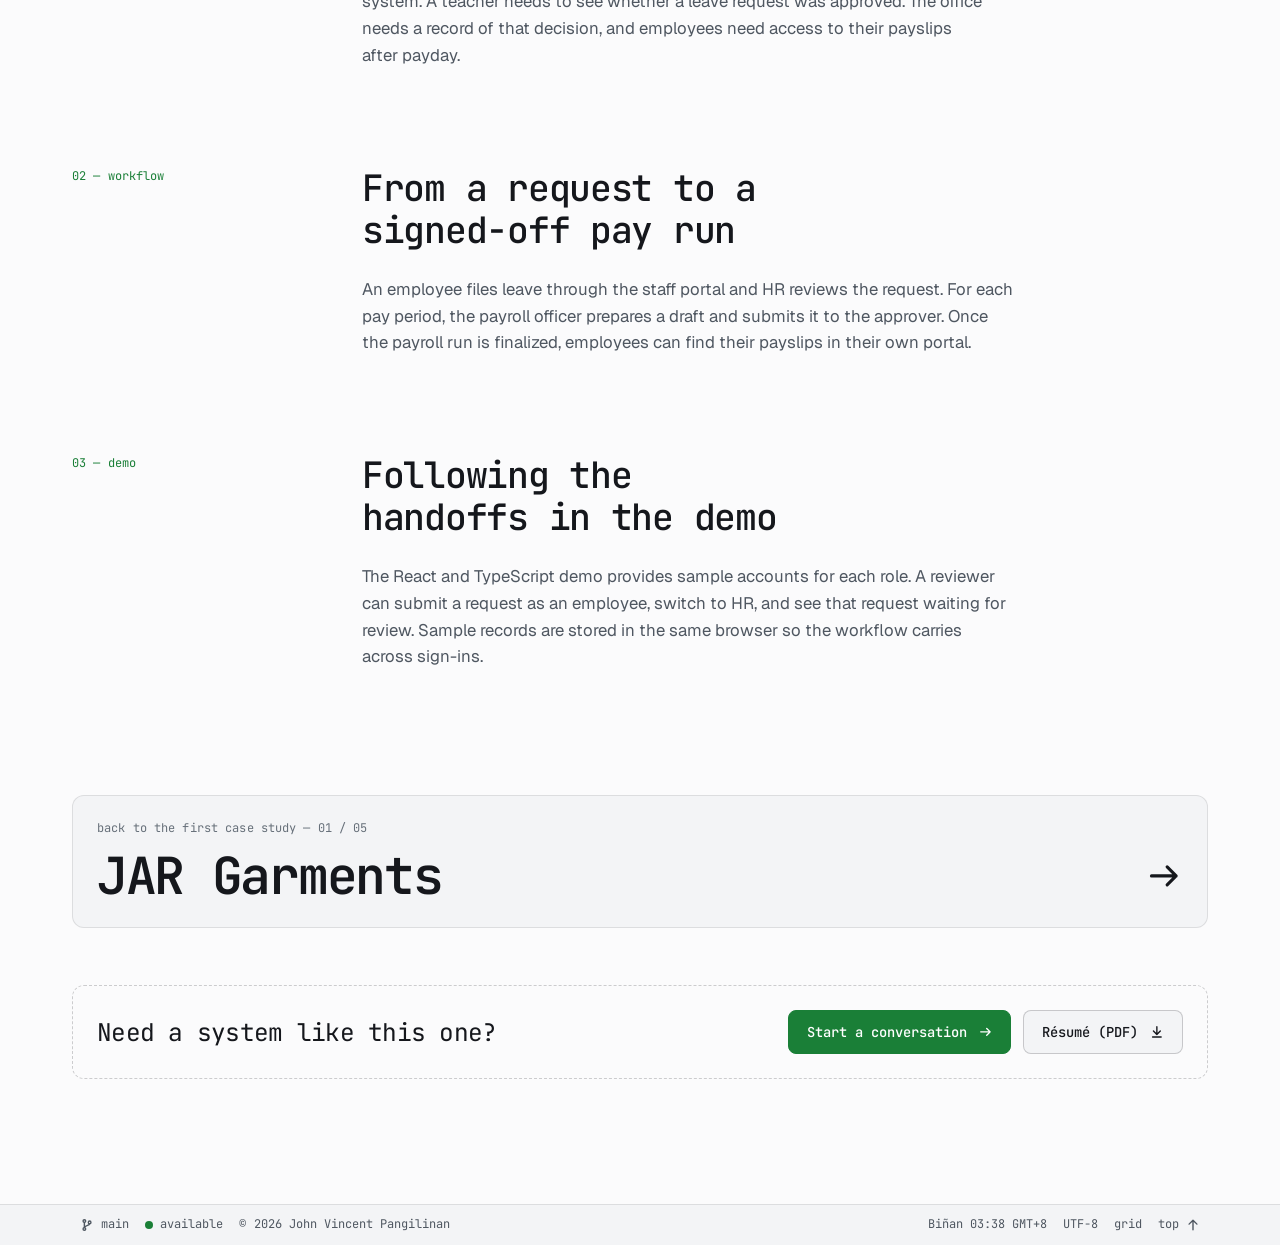
<file: work/hrpms.html>
<!doctype html>
<html lang="en">
<head>
  <meta charset="utf-8">
  <meta name="viewport" content="width=device-width, initial-scale=1">
  <title>HRPMS — Case study · John Vincent Pangilinan</title>
  <meta name="description" content="An HR and payroll management system for a small Christian school, from employee leave requests to approved payroll and payslips.">
  <link rel="canonical" href="https://portfolio-five-plum-34.vercel.app/work/hrpms.html">
  <meta property="og:type" content="article">
  <meta property="og:title" content="HRPMS — Case study">
  <meta property="og:description" content="An HR and payroll management system for a small Christian school, from employee leave requests to approved payroll and payslips.">
  <meta property="og:url" content="https://portfolio-five-plum-34.vercel.app/work/hrpms.html">
  <meta property="og:image" content="https://portfolio-five-plum-34.vercel.app/assets/img/work/hrpms/cover-1200.webp">
  <meta name="twitter:card" content="summary_large_image">
  <meta name="theme-color" content="#fbfbfc" media="(prefers-color-scheme: light)">
  <meta name="theme-color" content="#0b0d11" media="(prefers-color-scheme: dark)">
  <link rel="icon" href="../assets/favicon.svg" type="image/svg+xml">
  <link rel="apple-touch-icon" href="../assets/img/apple-touch-icon.png">
  <script>
    try {
      var t = localStorage.getItem('jvp-theme');
      if (t === 'light' || t === 'dark') document.documentElement.setAttribute('data-theme', t);
    } catch (e) {}
  </script>
  <link rel="preconnect" href="https://fonts.googleapis.com">
  <link rel="preconnect" href="https://fonts.gstatic.com" crossorigin>
  <link rel="stylesheet" href="https://fonts.googleapis.com/css2?family=Geist:wght@400;500;600&amp;family=JetBrains+Mono:wght@400;500;600&amp;display=swap">
  <link rel="stylesheet" href="../assets/css/main.css">
  <script src="../assets/js/main.js" defer></script>
</head>

<body id="top">
  <a class="skip-link" href="#main">Skip to content</a>

  <header class="site-header" data-header>
    <div class="wrap site-header__inner">
      <a class="brand" href="../index.html"><span class="brand__prompt" aria-hidden="true">~/</span>john-vincent<span class="visually-hidden"> Pangilinan — home</span><span class="brand__cursor" aria-hidden="true"></span></a>
      <nav class="site-nav" aria-label="Primary">
        <ul class="site-nav__list" role="list">
          <li><a class="is-current" href="../index.html#work"><span aria-hidden="true">./</span>work</a></li>
          <li><a href="../index.html#about"><span aria-hidden="true">./</span>about</a></li>
          <li><a href="../index.html#stack"><span aria-hidden="true">./</span>stack</a></li>
          <li><a href="../index.html#experience"><span aria-hidden="true">./</span>experience</a></li>
          <li><a href="../index.html#contact"><span aria-hidden="true">./</span>contact</a></li>
        </ul>
      </nav>
      <div class="header-tools">
        <div class="theme-switch" role="group" aria-label="Colour theme">
          <button type="button" data-theme-set="light" aria-pressed="false">light</button>
          <span aria-hidden="true">/</span>
          <button type="button" data-theme-set="dark" aria-pressed="false">dark</button>
        </div>
        <button class="menu-toggle" type="button" aria-expanded="false" aria-controls="mobile-menu" data-menu-toggle>
          <span class="menu-toggle__open">menu</span><span class="menu-toggle__close">close</span>
        </button>
      </div>
    </div>
  </header>

  <div class="mobile-menu" id="mobile-menu">
    <nav aria-label="Primary">
      <ol class="mobile-menu__list" role="list">
        <li style="--i: 0"><a href="../index.html#work"><span>01</span><span class="dot-slash" aria-hidden="true">./</span>work</a></li>
        <li style="--i: 1"><a href="../index.html#about"><span>02</span><span class="dot-slash" aria-hidden="true">./</span>about</a></li>
        <li style="--i: 2"><a href="../index.html#stack"><span>03</span><span class="dot-slash" aria-hidden="true">./</span>stack</a></li>
        <li style="--i: 3"><a href="../index.html#experience"><span>04</span><span class="dot-slash" aria-hidden="true">./</span>experience</a></li>
        <li style="--i: 4"><a href="../index.html#contact"><span>05</span><span class="dot-slash" aria-hidden="true">./</span>contact</a></li>
      </ol>
    </nav>
    <div class="mobile-menu__foot">
      <div class="theme-switch" role="group" aria-label="Colour theme">
        <button type="button" data-theme-set="light" aria-pressed="false">light</button>
        <span aria-hidden="true">/</span>
        <button type="button" data-theme-set="dark" aria-pressed="false">dark</button>
      </div>
      <div class="mobile-menu__links">
        <a href="mailto:johnvincentppangilinan@gmail.com">email</a>
        <a href="../assets/files/john-vincent-pangilinan-cv.pdf" download="John-Vincent-Pangilinan-CV.pdf">résumé.pdf</a>
        <a href="https://github.com/Vincentius8" target="_blank" rel="noopener">github<span class="visually-hidden"> (opens in a new tab)</span></a>
      </div>
    </div>
  </div>

  <main id="main">
    <article aria-labelledby="case-title">

      <header class="wrap">
        <div class="case-hero grid">
          <nav class="breadcrumb" aria-label="Breadcrumb">
            <ol role="list">
              <li><a href="../index.html"><span aria-hidden="true">~</span><span class="visually-hidden">Home</span></a></li>
              <li><a href="../index.html#work">work</a></li>
              <li><span aria-current="page">hrpms</span></li>
            </ol>
          </nav>
          <p class="case-hero__label label" data-intro style="--i: 0">Case study 05 / 05 — School operations</p>
          <h1 class="case-hero__title" id="case-title" data-intro style="--i: 1">HRPMS</h1>
          <p class="case-hero__deck lead" data-intro style="--i: 2">An HR and payroll management system for a small Christian school, from employee leave requests to approved payroll and payslips.</p>
          <dl class="frontmatter" data-intro style="--i: 3">
            <div><dt class="label">Audience</dt><dd>School employees, HR and payroll staff</dd></div>
            <div><dt class="label">Platform</dt><dd>Web app</dd></div>
            <div><dt class="label">Demo stack</dt><dd>React, TypeScript, Tailwind CSS</dd></div>
            <div hidden><dt class="label">Links</dt><dd><a class="link" data-hrpms-demo target="_blank" rel="noopener">Live demo<span class="visually-hidden"> (opens in a new tab)</span></a></dd></div>
          </dl>
        </div>
      </header>

      <figure class="case-cover wrap" data-intro style="--i: 4">
        <div class="window">
          <div class="window__bar" aria-hidden="true"><span class="window__dots"><i></i><i></i><i></i></span><span class="window__title">HRPMS</span></div>
          <img src="../assets/img/work/hrpms/cover-1600.webp"
               srcset="../assets/img/work/hrpms/cover-800.webp 800w, ../assets/img/work/hrpms/cover-1200.webp 1200w, ../assets/img/work/hrpms/cover-1600.webp 1600w"
               sizes="94vw" width="1600" height="708" fetchpriority="high" decoding="async"
               alt="HRPMS sign-in screen with a guided demo and a shared sign-in for HR and employees.">
        </div>
      </figure>

      <div class="wrap">
        <section class="glance grid" aria-labelledby="glance-title" data-reveal>
          <h2 class="rail label" id="glance-title">At a glance</h2>
          <dl class="glance__items content">
            <div><dt class="label">People</dt><dd>Employees submit leave and view their own attendance and payslips.</dd></div>
            <div><dt class="label">HR</dt><dd>School HR staff maintain employee records and review leave requests.</dd></div>
            <div><dt class="label">Payroll</dt><dd>A payroll officer prepares the draft. An approver reviews it before the run is finalized.</dd></div>
          </dl>
        </section>
      </div>

      <section class="case-section" id="context" aria-labelledby="context-title">
        <div class="wrap case-section__grid grid">
          <p class="case-section__rail rail label">01 — Context</p>
          <div class="case-body content content--narrow" data-reveal>
            <h2 id="context-title">Managing the school office between paydays</h2>
            <p>The brief was to bring a small Christian school’s HR and payroll activities into one system. A teacher needs to see whether a leave request was approved. The office needs a record of that decision, and employees need access to their payslips after payday.</p>
          </div>
        </div>
      </section>

      <section class="case-section" id="workflow" aria-labelledby="workflow-title">
        <div class="wrap case-section__grid grid">
          <p class="case-section__rail rail label">02 — Workflow</p>
          <div class="case-body content content--narrow" data-reveal>
            <h2 id="workflow-title">From a request to a signed-off pay run</h2>
            <p>An employee files leave through the staff portal and HR reviews the request. For each pay period, the payroll officer prepares a draft and submits it to the approver. Once the payroll run is finalized, employees can find their payslips in their own portal.</p>
          </div>
        </div>
      </section>

      <section class="case-section" id="demo" aria-labelledby="demo-title">
        <div class="wrap case-section__grid grid">
          <p class="case-section__rail rail label">03 — Demo</p>
          <div class="case-body content content--narrow" data-reveal>
            <h2 id="demo-title">Following the handoffs in the demo</h2>
            <p>The React and TypeScript demo provides sample accounts for each role. A reviewer can submit a request as an employee, switch to HR, and see that request waiting for review. Sample records are stored in the same browser so the workflow carries across sign-ins.</p>
          </div>
        </div>
      </section>

      <nav class="case-next wrap" aria-label="Next case study">
        <a class="case-next__link" href="jar-garments.html">
          <span class="label">Back to the first case study — 01 / 05</span>
          <span class="case-next__title">JAR Garments
            <svg class="icon" viewBox="0 0 16 16" aria-hidden="true"><path d="M2 8h11M9 4l4 4-4 4"/></svg>
          </span>
        </a>
      </nav>
    </article>

    <section class="wrap" aria-label="Contact">
      <div class="cta-band grid">
        <p class="cta-band__text">Need a system like this one?</p>
        <div class="cta-band__actions">
          <a class="btn btn--solid" href="mailto:johnvincentppangilinan@gmail.com?subject=Project%20inquiry">Start a conversation
            <svg class="icon icon--right" viewBox="0 0 16 16" aria-hidden="true"><path d="M2 8h11M9 4l4 4-4 4"/></svg>
          </a>
          <a class="btn btn--line" href="../assets/files/john-vincent-pangilinan-cv.pdf" download="John-Vincent-Pangilinan-CV.pdf">Résumé (PDF)
            <svg class="icon icon--down" viewBox="0 0 16 16" aria-hidden="true"><path d="M8 2v9M4 7l4 4 4-4M3 14h10"/></svg>
          </a>
        </div>
      </div>
    </section>
  </main>

  <footer class="site-footer statusbar">
    <div class="wrap statusbar__inner">
      <div class="statusbar__group">
        <span class="sb-item"><svg class="icon" viewBox="0 0 16 16" aria-hidden="true"><circle cx="5" cy="3.5" r="1.5"/><circle cx="5" cy="12.5" r="1.5"/><circle cx="11" cy="5" r="1.5"/><path d="M5 5v6M11 6.5c0 2.5-6 2-6 4.5"/></svg>main</span>
        <span class="sb-item"><span class="pulse" aria-hidden="true"></span>available</span>
        <span class="sb-item">© <span data-year>2026</span> John Vincent Pangilinan</span>
      </div>
      <div class="statusbar__group">
        <span class="sb-item">Biñan <span data-clock data-tz="Asia/Manila" data-suffix="GMT+8">GMT+8</span></span>
        <span class="sb-item">UTF-8</span>
        <button class="sb-item grid-toggle" type="button" aria-pressed="false" data-grid-toggle>grid</button>
        <a class="sb-item" href="#top">top
          <svg class="icon" viewBox="0 0 16 16" aria-hidden="true"><path d="M8 13.5v-11M3.5 7L8 2.5 12.5 7"/></svg>
        </a>
      </div>
    </div>
  </footer>
</body>
</html>
</file>
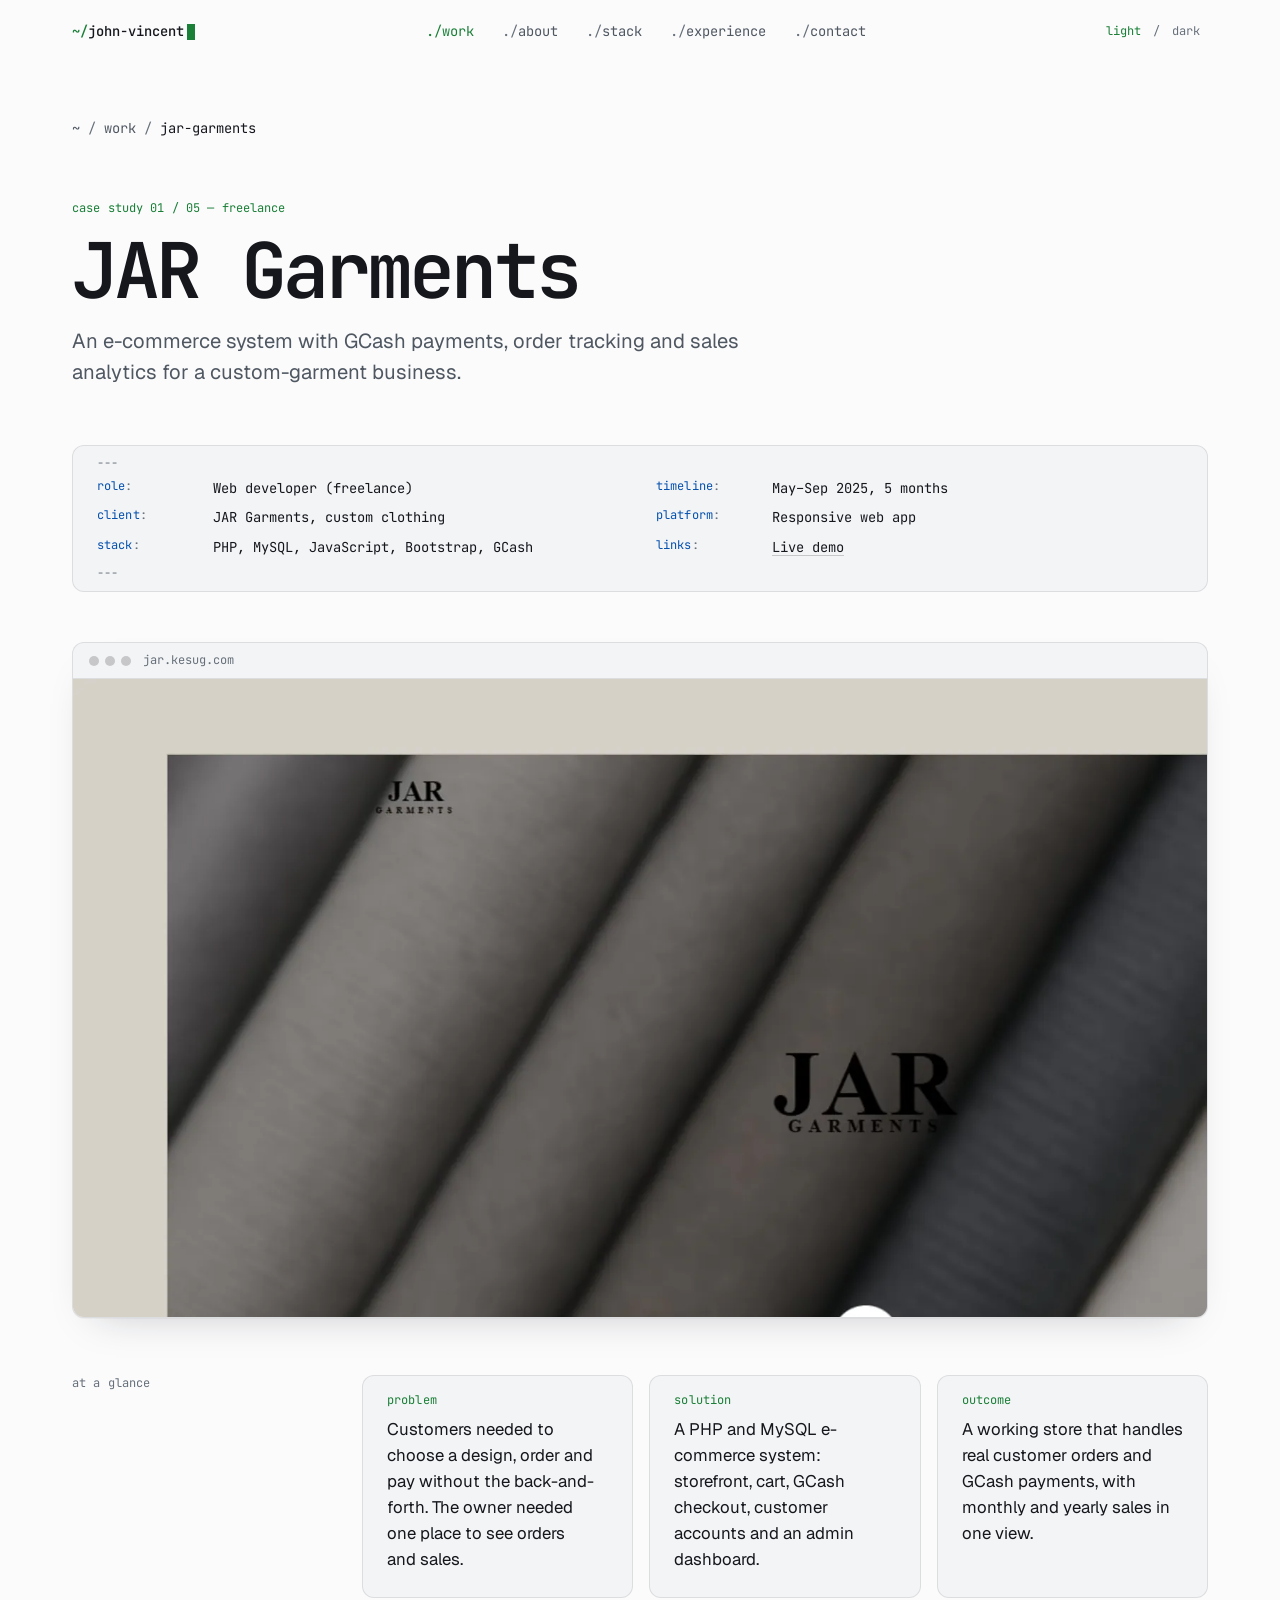
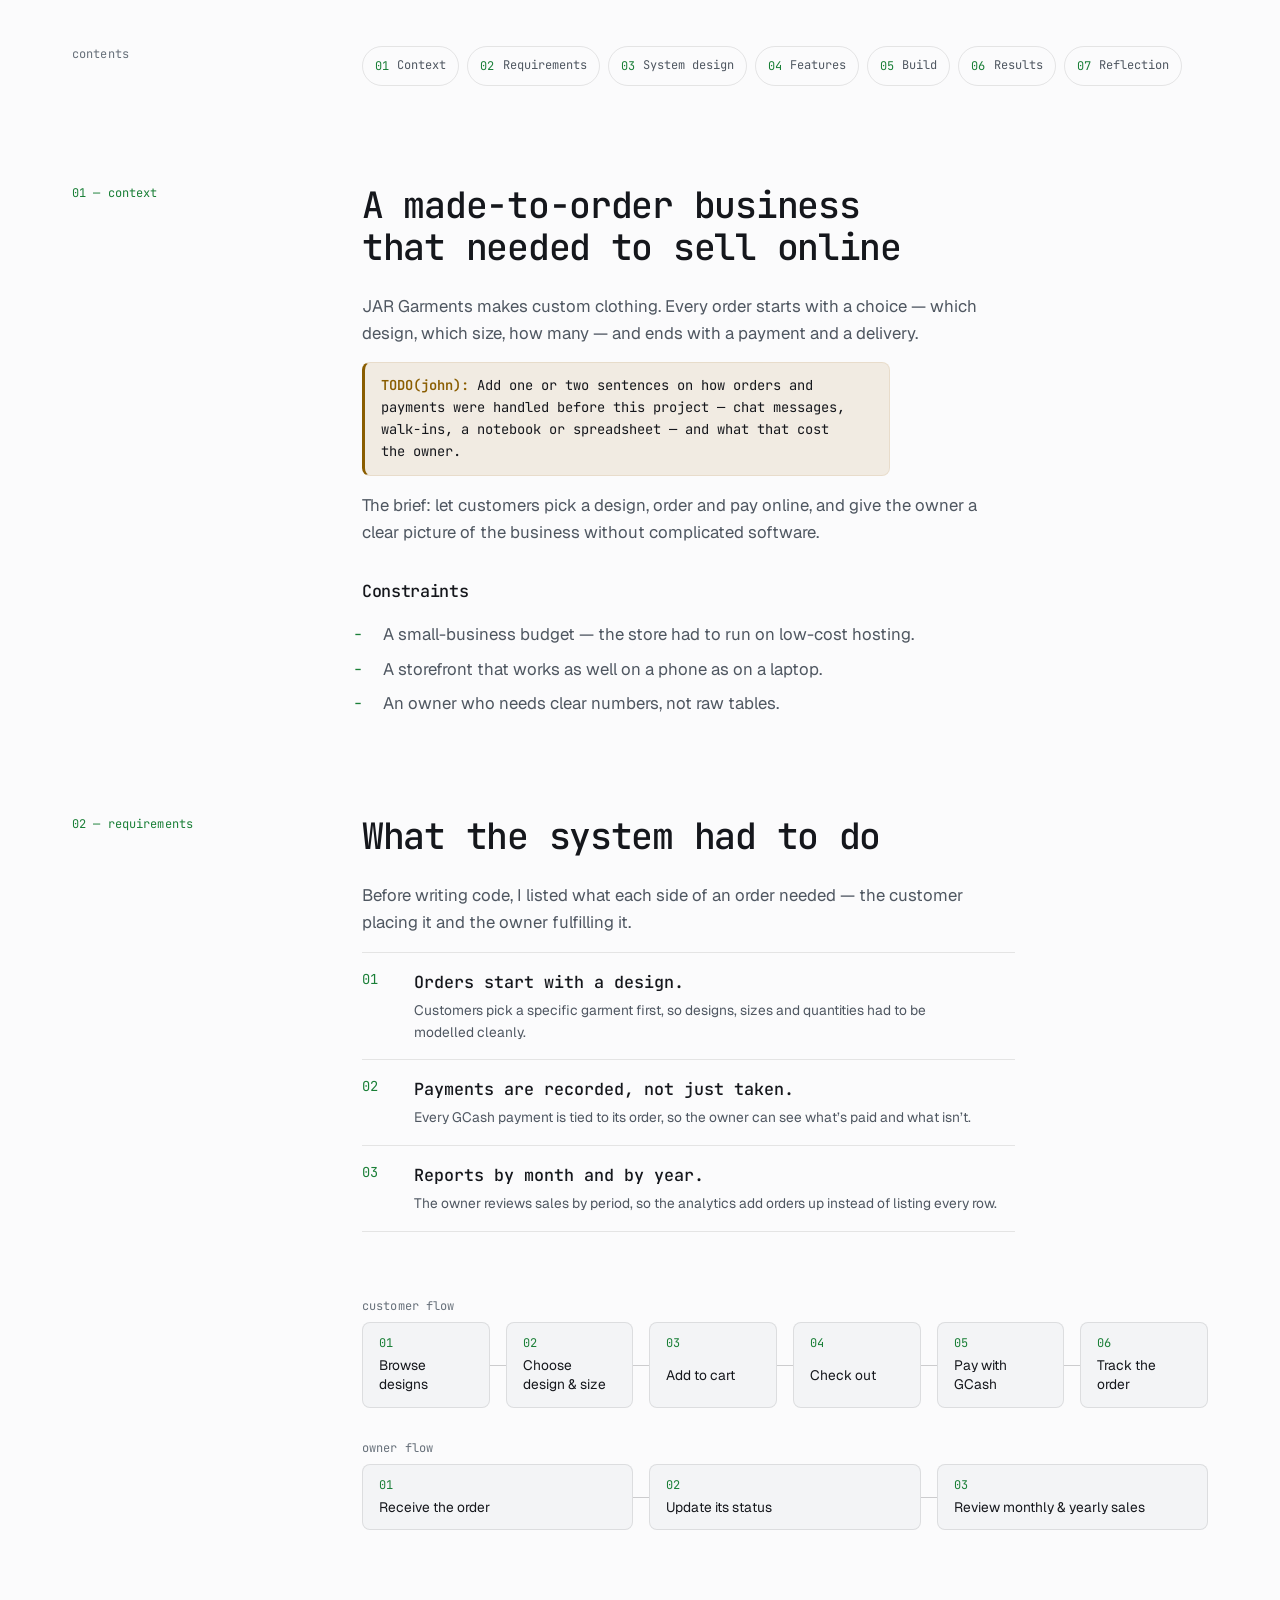
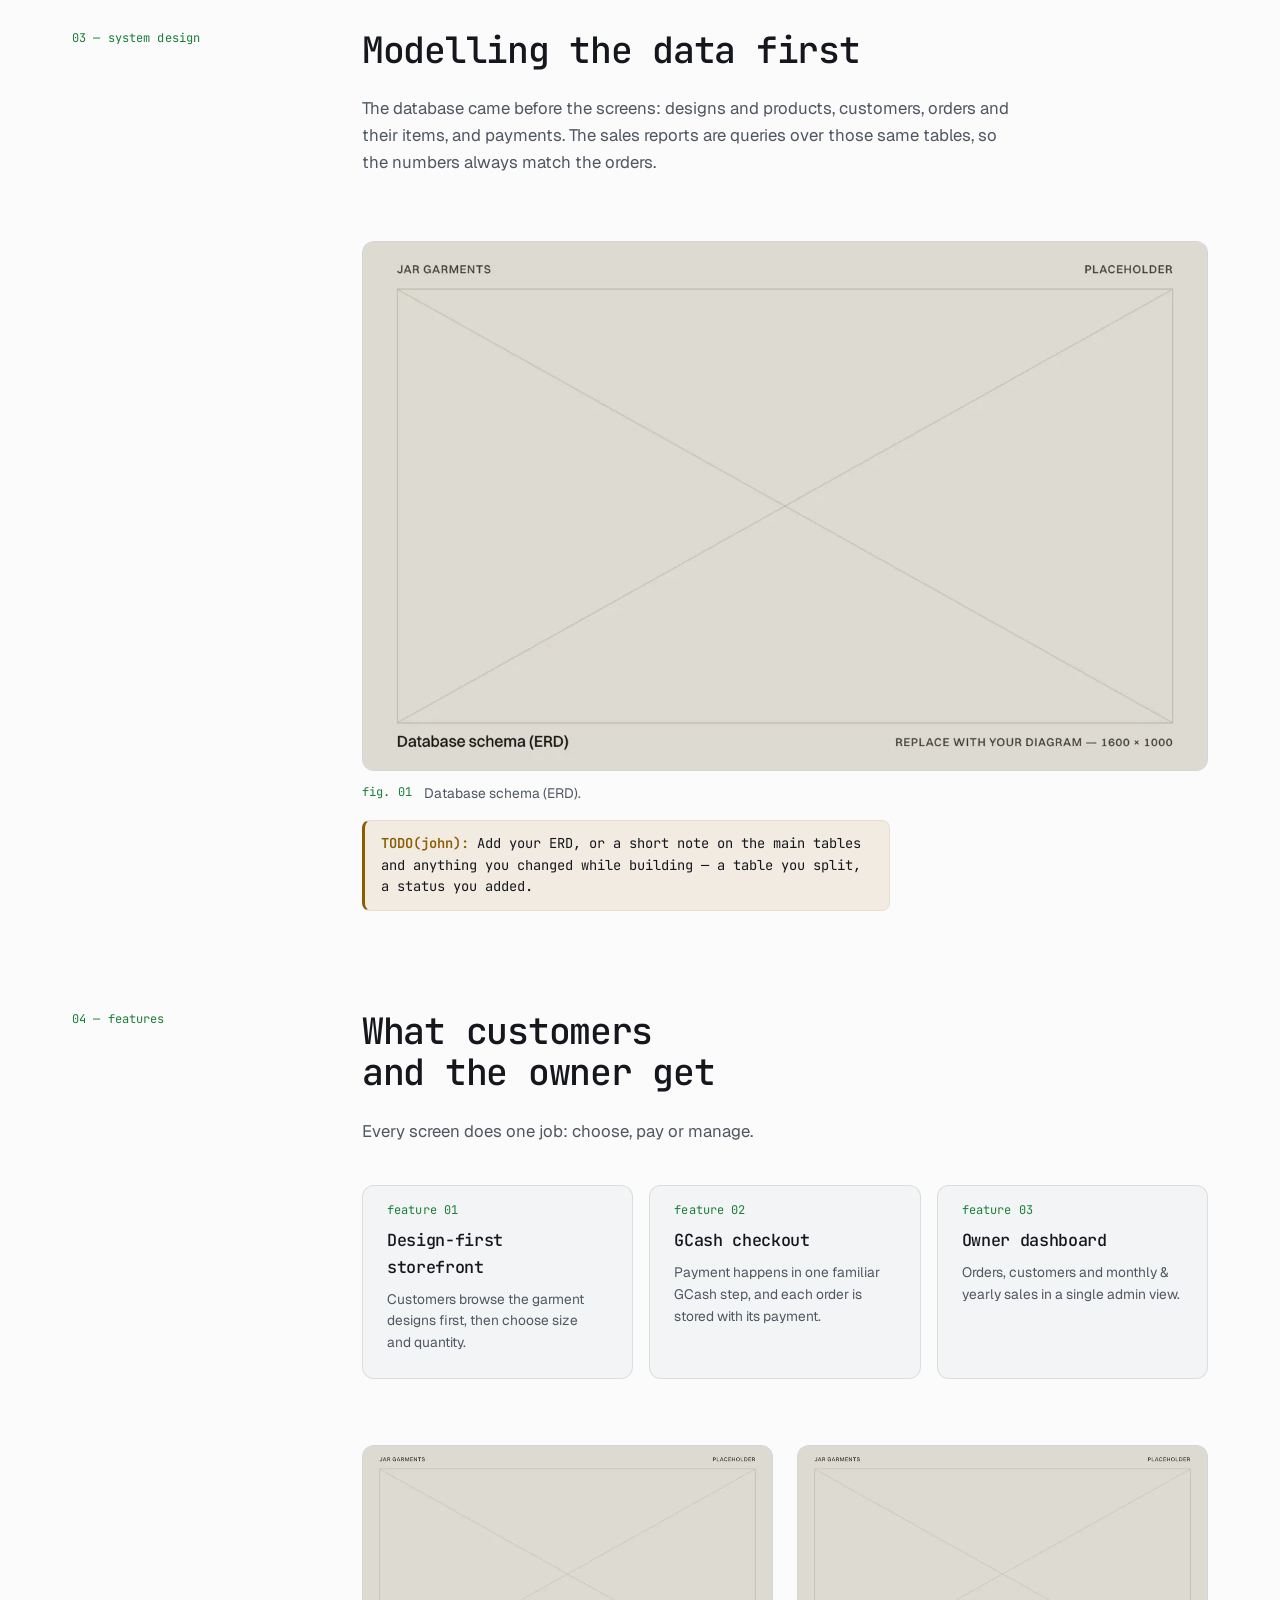
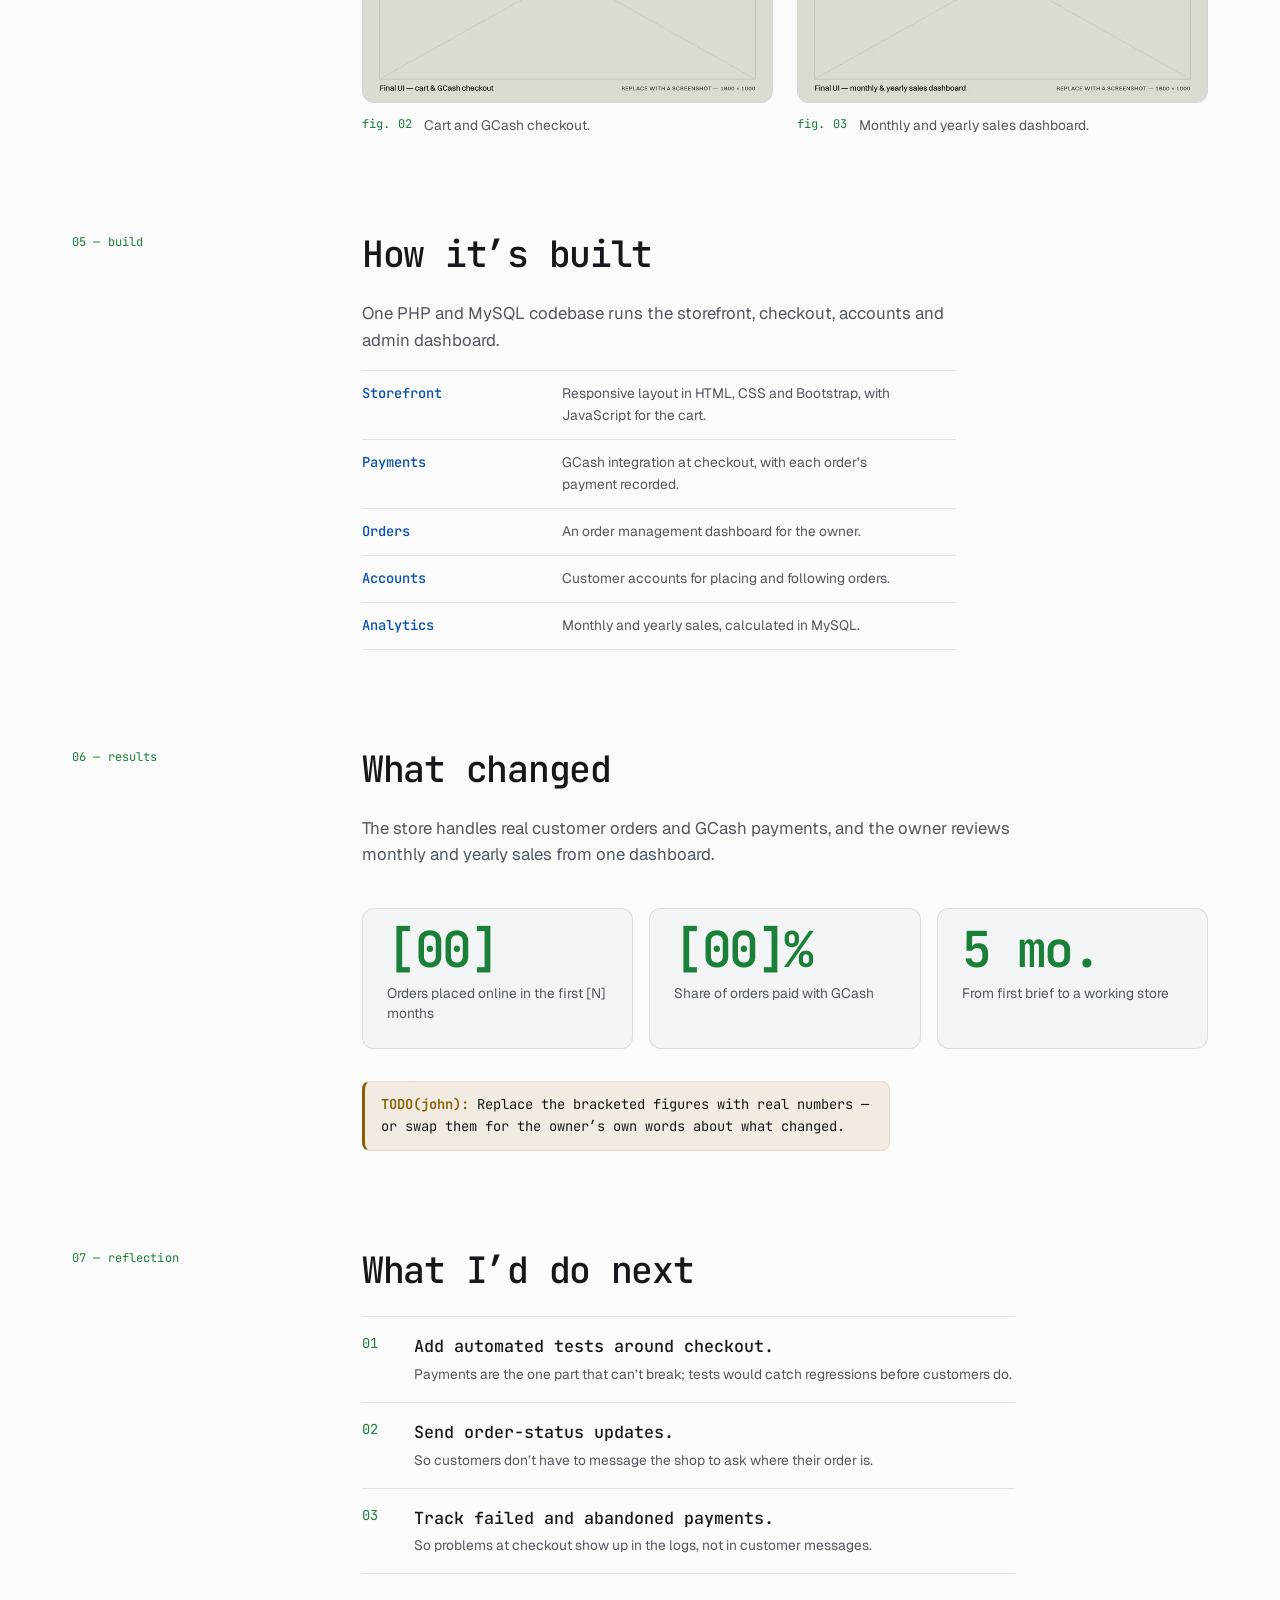
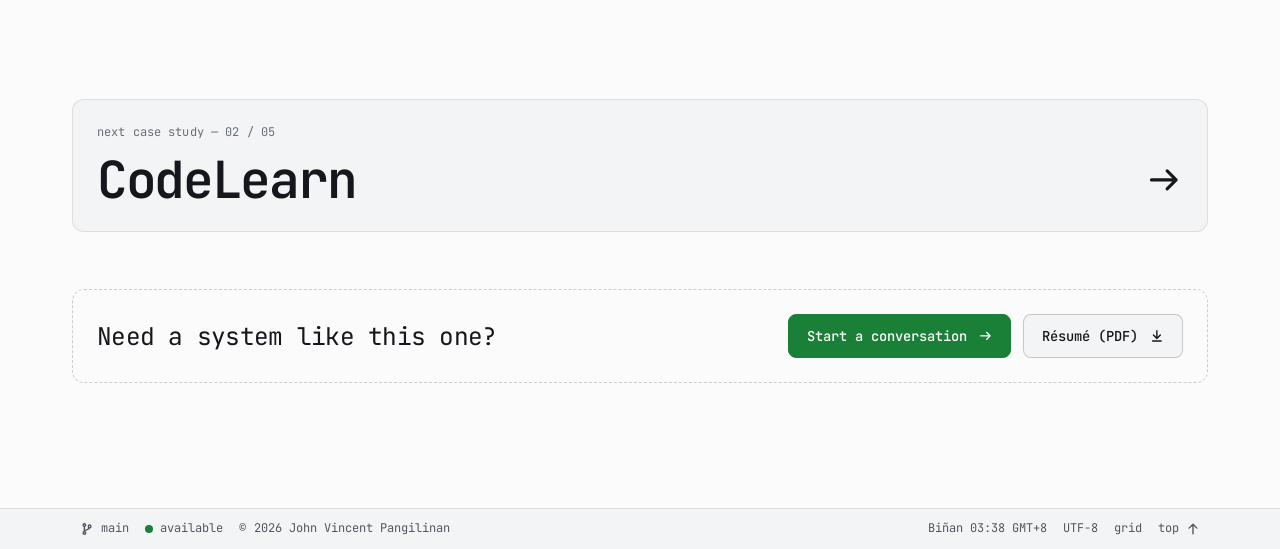
<file: work/jar-garments.html>
<!doctype html>
<html lang="en">
<head>
  <meta charset="utf-8">
  <meta name="viewport" content="width=device-width, initial-scale=1">
  <title>JAR Garments — Case study · John Vincent Pangilinan</title>
  <meta name="description" content="Case study: an e-commerce system with GCash payments, order tracking and sales analytics for a custom-garment business, built by John Vincent Pangilinan.">
  <link rel="canonical" href="https://portfolio-five-plum-34.vercel.app/work/jar-garments.html">
  <meta property="og:type" content="article">
  <meta property="og:title" content="JAR Garments — Case study">
  <meta property="og:description" content="E-commerce with GCash payments, order tracking and sales analytics for a custom-garment business.">
  <meta property="og:url" content="https://portfolio-five-plum-34.vercel.app/work/jar-garments.html">
  <meta property="og:image" content="https://portfolio-five-plum-34.vercel.app/assets/img/work/jar-garments/cover-1200.webp">
  <meta name="twitter:card" content="summary_large_image">
  <meta name="theme-color" content="#fbfbfc" media="(prefers-color-scheme: light)">
  <meta name="theme-color" content="#0b0d11" media="(prefers-color-scheme: dark)">
  <link rel="icon" href="../assets/favicon.svg" type="image/svg+xml">
  <link rel="apple-touch-icon" href="../assets/img/apple-touch-icon.png">
  <script>
    try {
      var t = localStorage.getItem('jvp-theme');
      if (t === 'light' || t === 'dark') document.documentElement.setAttribute('data-theme', t);
    } catch (e) {}
  </script>
  <link rel="preconnect" href="https://fonts.googleapis.com">
  <link rel="preconnect" href="https://fonts.gstatic.com" crossorigin>
  <link rel="stylesheet" href="https://fonts.googleapis.com/css2?family=Geist:wght@400;500;600&amp;family=JetBrains+Mono:wght@400;500;600&amp;display=swap">
  <link rel="stylesheet" href="../assets/css/main.css">
  <script src="../assets/js/main.js" defer></script>
</head>

<body id="top">
  <a class="skip-link" href="#main">Skip to content</a>

  <header class="site-header" data-header>
    <div class="wrap site-header__inner">
      <a class="brand" href="../index.html"><span class="brand__prompt" aria-hidden="true">~/</span>john-vincent<span class="visually-hidden"> Pangilinan — home</span><span class="brand__cursor" aria-hidden="true"></span></a>
      <nav class="site-nav" aria-label="Primary">
        <ul class="site-nav__list" role="list">
          <li><a class="is-current" href="../index.html#work"><span aria-hidden="true">./</span>work</a></li>
          <li><a href="../index.html#about"><span aria-hidden="true">./</span>about</a></li>
          <li><a href="../index.html#stack"><span aria-hidden="true">./</span>stack</a></li>
          <li><a href="../index.html#experience"><span aria-hidden="true">./</span>experience</a></li>
          <li><a href="../index.html#contact"><span aria-hidden="true">./</span>contact</a></li>
        </ul>
      </nav>
      <div class="header-tools">
        <div class="theme-switch" role="group" aria-label="Colour theme">
          <button type="button" data-theme-set="light" aria-pressed="false">light</button>
          <span aria-hidden="true">/</span>
          <button type="button" data-theme-set="dark" aria-pressed="false">dark</button>
        </div>
        <button class="menu-toggle" type="button" aria-expanded="false" aria-controls="mobile-menu" data-menu-toggle>
          <span class="menu-toggle__open">menu</span><span class="menu-toggle__close">close</span>
        </button>
      </div>
    </div>
  </header>

  <div class="mobile-menu" id="mobile-menu">
    <nav aria-label="Primary">
      <ol class="mobile-menu__list" role="list">
        <li style="--i: 0"><a href="../index.html#work"><span>01</span><span class="dot-slash" aria-hidden="true">./</span>work</a></li>
        <li style="--i: 1"><a href="../index.html#about"><span>02</span><span class="dot-slash" aria-hidden="true">./</span>about</a></li>
        <li style="--i: 2"><a href="../index.html#stack"><span>03</span><span class="dot-slash" aria-hidden="true">./</span>stack</a></li>
        <li style="--i: 3"><a href="../index.html#experience"><span>04</span><span class="dot-slash" aria-hidden="true">./</span>experience</a></li>
        <li style="--i: 4"><a href="../index.html#contact"><span>05</span><span class="dot-slash" aria-hidden="true">./</span>contact</a></li>
      </ol>
    </nav>
    <div class="mobile-menu__foot">
      <div class="theme-switch" role="group" aria-label="Colour theme">
        <button type="button" data-theme-set="light" aria-pressed="false">light</button>
        <span aria-hidden="true">/</span>
        <button type="button" data-theme-set="dark" aria-pressed="false">dark</button>
      </div>
      <div class="mobile-menu__links">
        <a href="mailto:johnvincentppangilinan@gmail.com">email</a>
        <a href="../assets/files/john-vincent-pangilinan-cv.pdf" download="John-Vincent-Pangilinan-CV.pdf">résumé.pdf</a>
        <a href="https://github.com/Vincentius8" target="_blank" rel="noopener">github<span class="visually-hidden"> (opens in a new tab)</span></a>
      </div>
    </div>
  </div>

  <main id="main">
    <article aria-labelledby="case-title">

      <header class="wrap">
        <div class="case-hero grid">
          <nav class="breadcrumb" aria-label="Breadcrumb">
            <ol role="list">
              <li><a href="../index.html"><span aria-hidden="true">~</span><span class="visually-hidden">Home</span></a></li>
              <li><a href="../index.html#work">work</a></li>
              <li><span aria-current="page">jar-garments</span></li>
            </ol>
          </nav>
          <p class="case-hero__label label" data-intro style="--i: 0">Case study 01 / 05 — Freelance</p>
          <h1 class="case-hero__title" id="case-title" data-intro style="--i: 1">JAR Garments</h1>
          <p class="case-hero__deck lead" data-intro style="--i: 2">An e-commerce system with GCash payments, order tracking and sales analytics for a custom-garment business.</p>
          <dl class="frontmatter" data-intro style="--i: 3">
            <div><dt class="label">Role</dt><dd>Web developer (freelance)</dd></div>
            <div><dt class="label">Timeline</dt><dd>May–Sep 2025, 5 months</dd></div>
            <div><dt class="label">Client</dt><dd>JAR Garments, custom clothing</dd></div>
            <div><dt class="label">Platform</dt><dd>Responsive web app</dd></div>
            <div><dt class="label">Stack</dt><dd>PHP, MySQL, JavaScript, Bootstrap, GCash</dd></div>
            <div><dt class="label">Links</dt><dd><a class="link" href="https://jargfe.vercel.app/" target="_blank" rel="noopener">Live demo<span class="visually-hidden"> (opens in a new tab)</span></a></dd></div>
          </dl>
        </div>
      </header>

      <figure class="case-cover wrap" data-intro style="--i: 4">
        <div class="window">
          <div class="window__bar" aria-hidden="true"><span class="window__dots"><i></i><i></i><i></i></span><span class="window__title">jar.kesug.com</span></div>
          <div class="case-cover__frame">
          <img src="../assets/img/work/jar-garments/cover-1600.webp"
               srcset="../assets/img/work/jar-garments/cover-800.webp 800w, ../assets/img/work/jar-garments/cover-1200.webp 1200w, ../assets/img/work/jar-garments/cover-1600.webp 1600w"
               sizes="(min-width: 105em) 1570px, 94vw"
               width="1600" height="1000" fetchpriority="high" decoding="async"
               alt="JAR Garments storefront: the JAR wordmark over close-up rolls of fabric, with home, search and account buttons along the bottom.">
        </div>
        </div>
      </figure>

      <div class="wrap">
        <section class="glance grid" aria-labelledby="glance-title" data-reveal>
          <h2 class="rail label" id="glance-title">At a glance</h2>
          <dl class="glance__items content">
            <div>
              <dt class="label">Problem</dt>
              <dd>Customers needed to choose a design, order and pay without the back-and-forth. The owner needed one place to see orders and sales.</dd>
            </div>
            <div>
              <dt class="label">Solution</dt>
              <dd>A PHP and MySQL e-commerce system: storefront, cart, GCash checkout, customer accounts and an admin dashboard.</dd>
            </div>
            <div>
              <dt class="label">Outcome</dt>
              <dd>A working store that handles real customer orders and GCash payments, with monthly and yearly sales in one view.</dd>
            </div>
          </dl>
        </section>

        <nav class="toc grid" aria-label="Contents" data-reveal>
          <p class="rail label">Contents</p>
          <ol class="content" role="list">
            <li><a href="#context"><span class="label">01</span>Context</a></li>
            <li><a href="#requirements"><span class="label">02</span>Requirements</a></li>
            <li><a href="#system-design"><span class="label">03</span>System design</a></li>
            <li><a href="#features"><span class="label">04</span>Features</a></li>
            <li><a href="#build"><span class="label">05</span>Build</a></li>
            <li><a href="#results"><span class="label">06</span>Results</a></li>
            <li><a href="#reflection"><span class="label">07</span>Reflection</a></li>
          </ol>
        </nav>
      </div>

      <section class="case-section" id="context" aria-labelledby="context-title">
        <div class="wrap case-section__grid grid">
          <p class="case-section__rail rail label">01 — Context</p>
          <div class="case-body content content--narrow" data-reveal>
            <h2 id="context-title">A made-to-order business that needed to sell online</h2>
            <p>JAR Garments makes custom clothing. Every order starts with a choice — which design, which size, how many — and ends with a payment and a delivery.</p>
            <p class="todo"><span class="todo__tag">TODO(john):</span>Add one or two sentences on how orders and payments were handled before this project — chat messages, walk-ins, a notebook or spreadsheet — and what that cost the owner.</p>
            <p>The brief: let customers pick a design, order and pay online, and give the owner a clear picture of the business without complicated software.</p>
            <h3>Constraints</h3>
            <ul>
              <li>A small-business budget — the store had to run on low-cost hosting.</li>
              <li>A storefront that works as well on a phone as on a laptop.</li>
              <li>An owner who needs clear numbers, not raw tables.</li>
            </ul>
          </div>
        </div>
      </section>

      <section class="case-section" id="requirements" aria-labelledby="requirements-title">
        <div class="wrap case-section__grid grid">
          <p class="case-section__rail rail label">02 — Requirements</p>
          <div class="case-body content content--narrow" data-reveal>
            <h2 id="requirements-title">What the system had to do</h2>
            <p>Before writing code, I listed what each side of an order needed — the customer placing it and the owner fulfilling it.</p>
            <ol class="insights" role="list">
              <li><p><strong>Orders start with a design.</strong><span>Customers pick a specific garment first, so designs, sizes and quantities had to be modelled cleanly.</span></p></li>
              <li><p><strong>Payments are recorded, not just taken.</strong><span>Every GCash payment is tied to its order, so the owner can see what’s paid and what isn’t.</span></p></li>
              <li><p><strong>Reports by month and by year.</strong><span>The owner reviews sales by period, so the analytics add orders up instead of listing every row.</span></p></li>
            </ol>
          </div>
          <div class="case-diagram content" data-reveal>
            <div class="flow-group">
              <p class="flow__actor label">Customer flow</p>
              <ol class="flow" role="list" style="--steps: 6">
                <li><span class="label">01</span>Browse designs</li>
                <li><span class="label">02</span>Choose design &amp; size</li>
                <li><span class="label">03</span>Add to cart</li>
                <li><span class="label">04</span>Check out</li>
                <li><span class="label">05</span>Pay with GCash</li>
                <li><span class="label">06</span>Track the order</li>
              </ol>
            </div>
            <div class="flow-group">
              <p class="flow__actor label">Owner flow</p>
              <ol class="flow" role="list" style="--steps: 3">
                <li><span class="label">01</span>Receive the order</li>
                <li><span class="label">02</span>Update its status</li>
                <li><span class="label">03</span>Review monthly &amp; yearly sales</li>
              </ol>
            </div>
          </div>
        </div>
      </section>

      <section class="case-section" id="system-design" aria-labelledby="system-design-title">
        <div class="wrap case-section__grid grid">
          <p class="case-section__rail rail label">03 — System design</p>
          <div class="case-body content content--narrow" data-reveal>
            <h2 id="system-design-title">Modelling the data first</h2>
            <p>The database came before the screens: designs and products, customers, orders and their items, and payments. The sales reports are queries over those same tables, so the numbers always match the orders.</p>
          </div>
          <figure class="figure content" data-reveal>
            <div class="figure__frame">
              <img src="../assets/img/work/jar-garments/schema-1200.webp"
                   srcset="../assets/img/work/jar-garments/schema-800.webp 800w, ../assets/img/work/jar-garments/schema-1200.webp 1200w, ../assets/img/work/jar-garments/schema-1600.webp 1600w"
                   sizes="(min-width: 105em) 1180px, (min-width: 48em) 72vw, 92vw"
                   width="1600" height="1000" loading="lazy" decoding="async"
                   alt="Database schema of the store (placeholder).">
            </div>
            <figcaption><span class="label">Fig. 01</span>Database schema (ERD).</figcaption>
          </figure>
          <div class="case-body content content--narrow" data-reveal>
            <p class="todo"><span class="todo__tag">TODO(john):</span>Add your ERD, or a short note on the main tables and anything you changed while building — a table you split, a status you added.</p>
          </div>
        </div>
      </section>

      <section class="case-section" id="features" aria-labelledby="features-title">
        <div class="wrap case-section__grid grid">
          <p class="case-section__rail rail label">04 — Features</p>
          <div class="case-body content content--narrow" data-reveal>
            <h2 id="features-title">What customers and the owner get</h2>
            <p>Every screen does one job: choose, pay or manage.</p>
          </div>
          <div class="decisions content" data-reveal>
            <div class="decision">
              <p class="label">Feature 01</p>
              <h3>Design-first storefront</h3>
              <p>Customers browse the garment designs first, then choose size and quantity.</p>
            </div>
            <div class="decision">
              <p class="label">Feature 02</p>
              <h3>GCash checkout</h3>
              <p>Payment happens in one familiar GCash step, and each order is stored with its payment.</p>
            </div>
            <div class="decision">
              <p class="label">Feature 03</p>
              <h3>Owner dashboard</h3>
              <p>Orders, customers and monthly &amp; yearly sales in a single admin view.</p>
            </div>
          </div>
          <div class="figure-pair figures content" data-reveal>
            <figure class="figure">
              <div class="figure__frame">
                <img src="../assets/img/work/jar-garments/checkout-1200.webp"
                     srcset="../assets/img/work/jar-garments/checkout-800.webp 800w, ../assets/img/work/jar-garments/checkout-1200.webp 1200w, ../assets/img/work/jar-garments/checkout-1600.webp 1600w"
                     sizes="(min-width: 105em) 580px, (min-width: 48em) 36vw, 92vw"
                     width="1600" height="1000" loading="lazy" decoding="async"
                     alt="Cart and GCash checkout screen (placeholder).">
              </div>
              <figcaption><span class="label">Fig. 02</span>Cart and GCash checkout.</figcaption>
            </figure>
            <figure class="figure">
              <div class="figure__frame">
                <img src="../assets/img/work/jar-garments/analytics-1200.webp"
                     srcset="../assets/img/work/jar-garments/analytics-800.webp 800w, ../assets/img/work/jar-garments/analytics-1200.webp 1200w, ../assets/img/work/jar-garments/analytics-1600.webp 1600w"
                     sizes="(min-width: 105em) 580px, (min-width: 48em) 36vw, 92vw"
                     width="1600" height="1000" loading="lazy" decoding="async"
                     alt="Monthly and yearly sales dashboard (placeholder).">
              </div>
              <figcaption><span class="label">Fig. 03</span>Monthly and yearly sales dashboard.</figcaption>
            </figure>
          </div>
        </div>
      </section>

      <section class="case-section" id="build" aria-labelledby="build-title">
        <div class="wrap case-section__grid grid">
          <p class="case-section__rail rail label">05 — Build</p>
          <div class="case-body content content--narrow" data-reveal>
            <h2 id="build-title">How it’s built</h2>
            <p>One PHP and MySQL codebase runs the storefront, checkout, accounts and admin dashboard.</p>
            <ul class="stack" role="list">
              <li><strong>Storefront</strong><span>Responsive layout in HTML, CSS and Bootstrap, with JavaScript for the cart.</span></li>
              <li><strong>Payments</strong><span>GCash integration at checkout, with each order’s payment recorded.</span></li>
              <li><strong>Orders</strong><span>An order management dashboard for the owner.</span></li>
              <li><strong>Accounts</strong><span>Customer accounts for placing and following orders.</span></li>
              <li><strong>Analytics</strong><span>Monthly and yearly sales, calculated in MySQL.</span></li>
            </ul>
          </div>
        </div>
      </section>

      <section class="case-section" id="results" aria-labelledby="results-title">
        <div class="wrap case-section__grid grid">
          <p class="case-section__rail rail label">06 — Results</p>
          <div class="case-body content content--narrow" data-reveal>
            <h2 id="results-title">What changed</h2>
            <p>The store handles real customer orders and GCash payments, and the owner reviews monthly and yearly sales from one dashboard.</p>
          </div>
          
          <dl class="metrics content" data-reveal>
            <div class="metric"><dt>Orders placed online in the first [N] months</dt><dd>[00]</dd></div>
            <div class="metric"><dt>Share of orders paid with GCash</dt><dd>[00]%</dd></div>
            <div class="metric"><dt>From first brief to a working store</dt><dd>5 mo.</dd></div>
          </dl>
          <div class="case-body content content--narrow" data-reveal>
            <p class="todo"><span class="todo__tag">TODO(john):</span>Replace the bracketed figures with real numbers — or swap them for the owner’s own words about what changed.</p>
          </div>
        </div>
      </section>

      <section class="case-section" id="reflection" aria-labelledby="reflection-title">
        <div class="wrap case-section__grid grid">
          <p class="case-section__rail rail label">07 — Reflection</p>
          <div class="case-body content content--narrow" data-reveal>
            <h2 id="reflection-title">What I’d do next</h2>
            <ol class="insights" role="list">
              <li><p><strong>Add automated tests around checkout.</strong><span>Payments are the one part that can’t break; tests would catch regressions before customers do.</span></p></li>
              <li><p><strong>Send order-status updates.</strong><span>So customers don’t have to message the shop to ask where their order is.</span></p></li>
              <li><p><strong>Track failed and abandoned payments.</strong><span>So problems at checkout show up in the logs, not in customer messages.</span></p></li>
            </ol>
          </div>
        </div>
      </section>

      <nav class="case-next wrap" aria-label="Next case study">
        <a class="case-next__link" href="codelearn.html">
          <span class="label">Next case study — 02 / 05</span>
          <span class="case-next__title">CodeLearn
            <svg class="icon" viewBox="0 0 16 16" aria-hidden="true"><path d="M2 8h11M9 4l4 4-4 4"/></svg>
          </span>
        </a>
      </nav>
    </article>

    <section class="wrap" aria-label="Contact">
      <div class="cta-band grid">
        <p class="cta-band__text">Need a system like this one?</p>
        <div class="cta-band__actions">
          <a class="btn btn--solid" href="mailto:johnvincentppangilinan@gmail.com?subject=Project%20inquiry">Start a conversation
            <svg class="icon icon--right" viewBox="0 0 16 16" aria-hidden="true"><path d="M2 8h11M9 4l4 4-4 4"/></svg>
          </a>
          <a class="btn btn--line" href="../assets/files/john-vincent-pangilinan-cv.pdf" download="John-Vincent-Pangilinan-CV.pdf">Résumé (PDF)
            <svg class="icon icon--down" viewBox="0 0 16 16" aria-hidden="true"><path d="M8 2v9M4 7l4 4 4-4M3 14h10"/></svg>
          </a>
        </div>
      </div>
    </section>
  </main>

  <footer class="site-footer statusbar">
    <div class="wrap statusbar__inner">
      <div class="statusbar__group">
        <span class="sb-item"><svg class="icon" viewBox="0 0 16 16" aria-hidden="true"><circle cx="5" cy="3.5" r="1.5"/><circle cx="5" cy="12.5" r="1.5"/><circle cx="11" cy="5" r="1.5"/><path d="M5 5v6M11 6.5c0 2.5-6 2-6 4.5"/></svg>main</span>
        <span class="sb-item"><span class="pulse" aria-hidden="true"></span>available</span>
        <span class="sb-item">© <span data-year>2026</span> John Vincent Pangilinan</span>
      </div>
      <div class="statusbar__group">
        <span class="sb-item">Biñan <span data-clock data-tz="Asia/Manila" data-suffix="GMT+8">GMT+8</span></span>
        <span class="sb-item">UTF-8</span>
        <button class="sb-item grid-toggle" type="button" aria-pressed="false" data-grid-toggle>grid</button>
        <a class="sb-item" href="#top">top
          <svg class="icon" viewBox="0 0 16 16" aria-hidden="true"><path d="M8 13.5v-11M3.5 7L8 2.5 12.5 7"/></svg>
        </a>
      </div>
    </div>
  </footer>
</body>
</html>
</file>
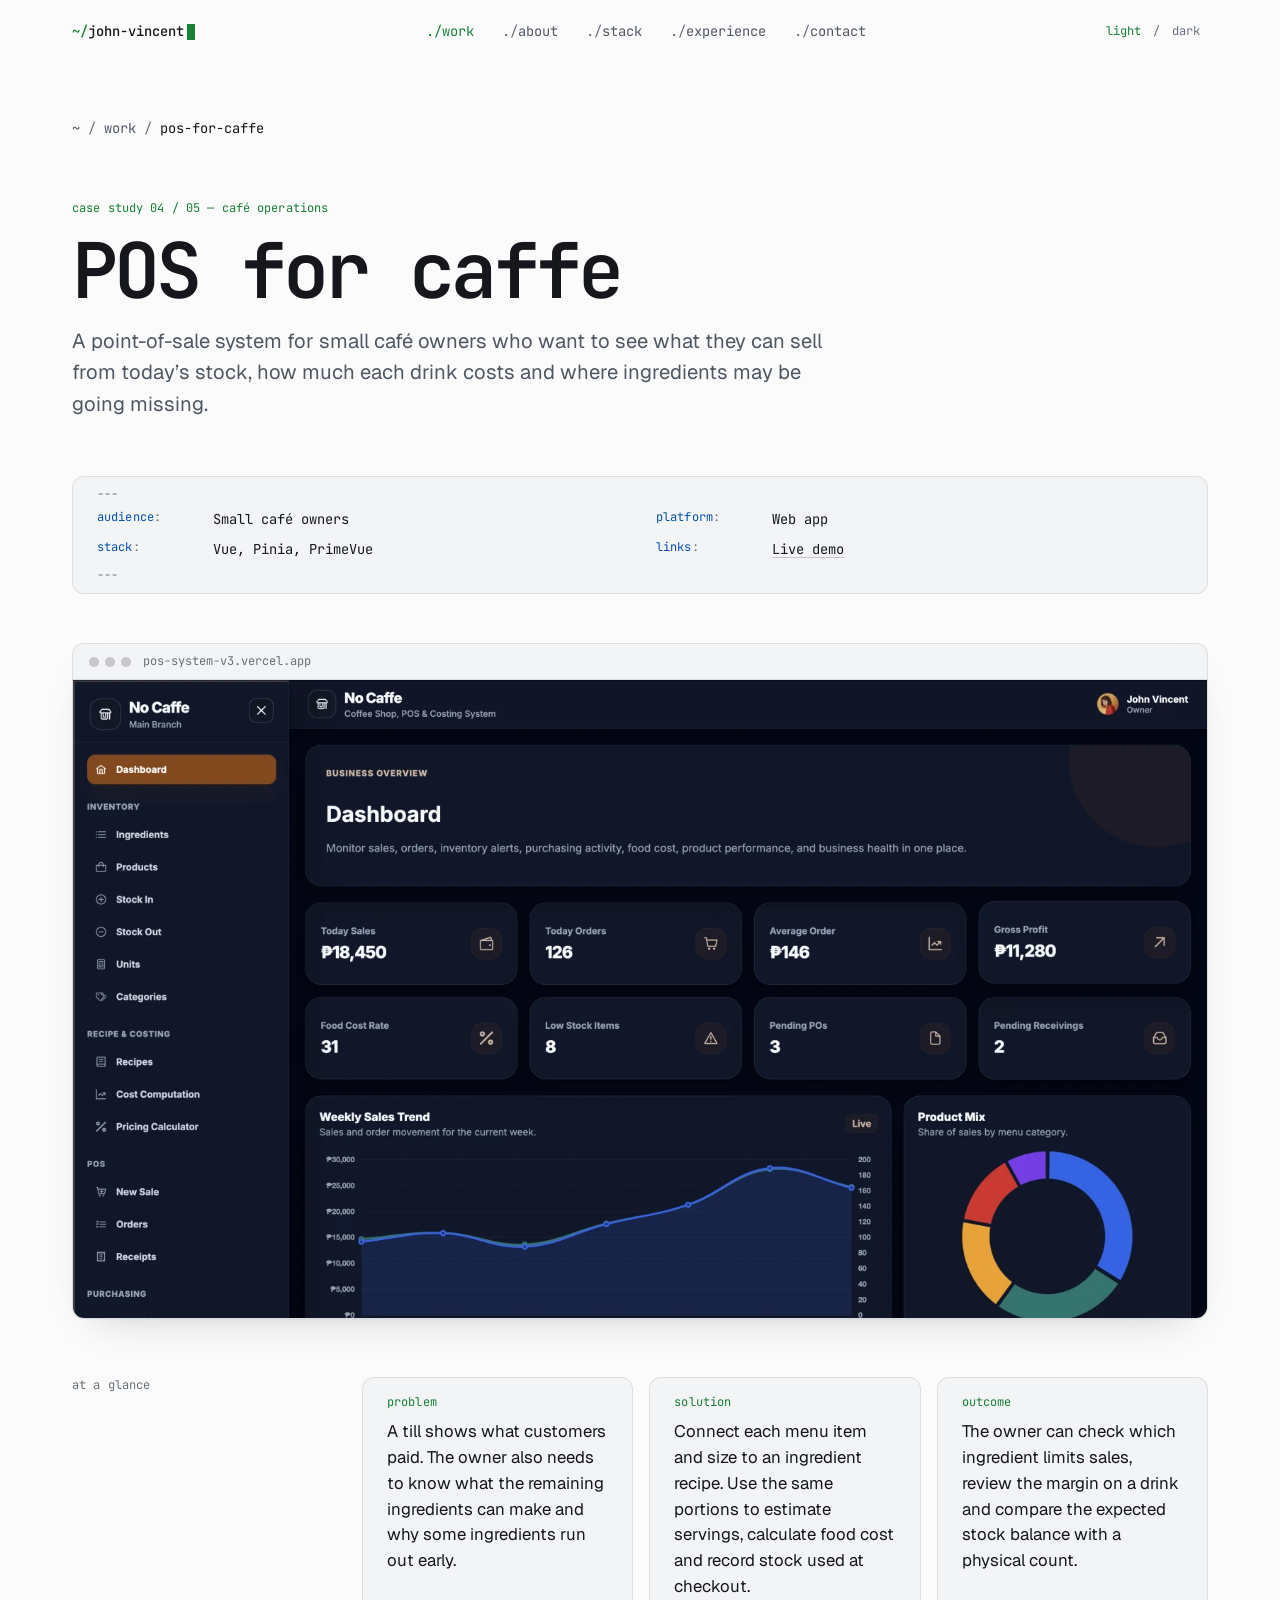
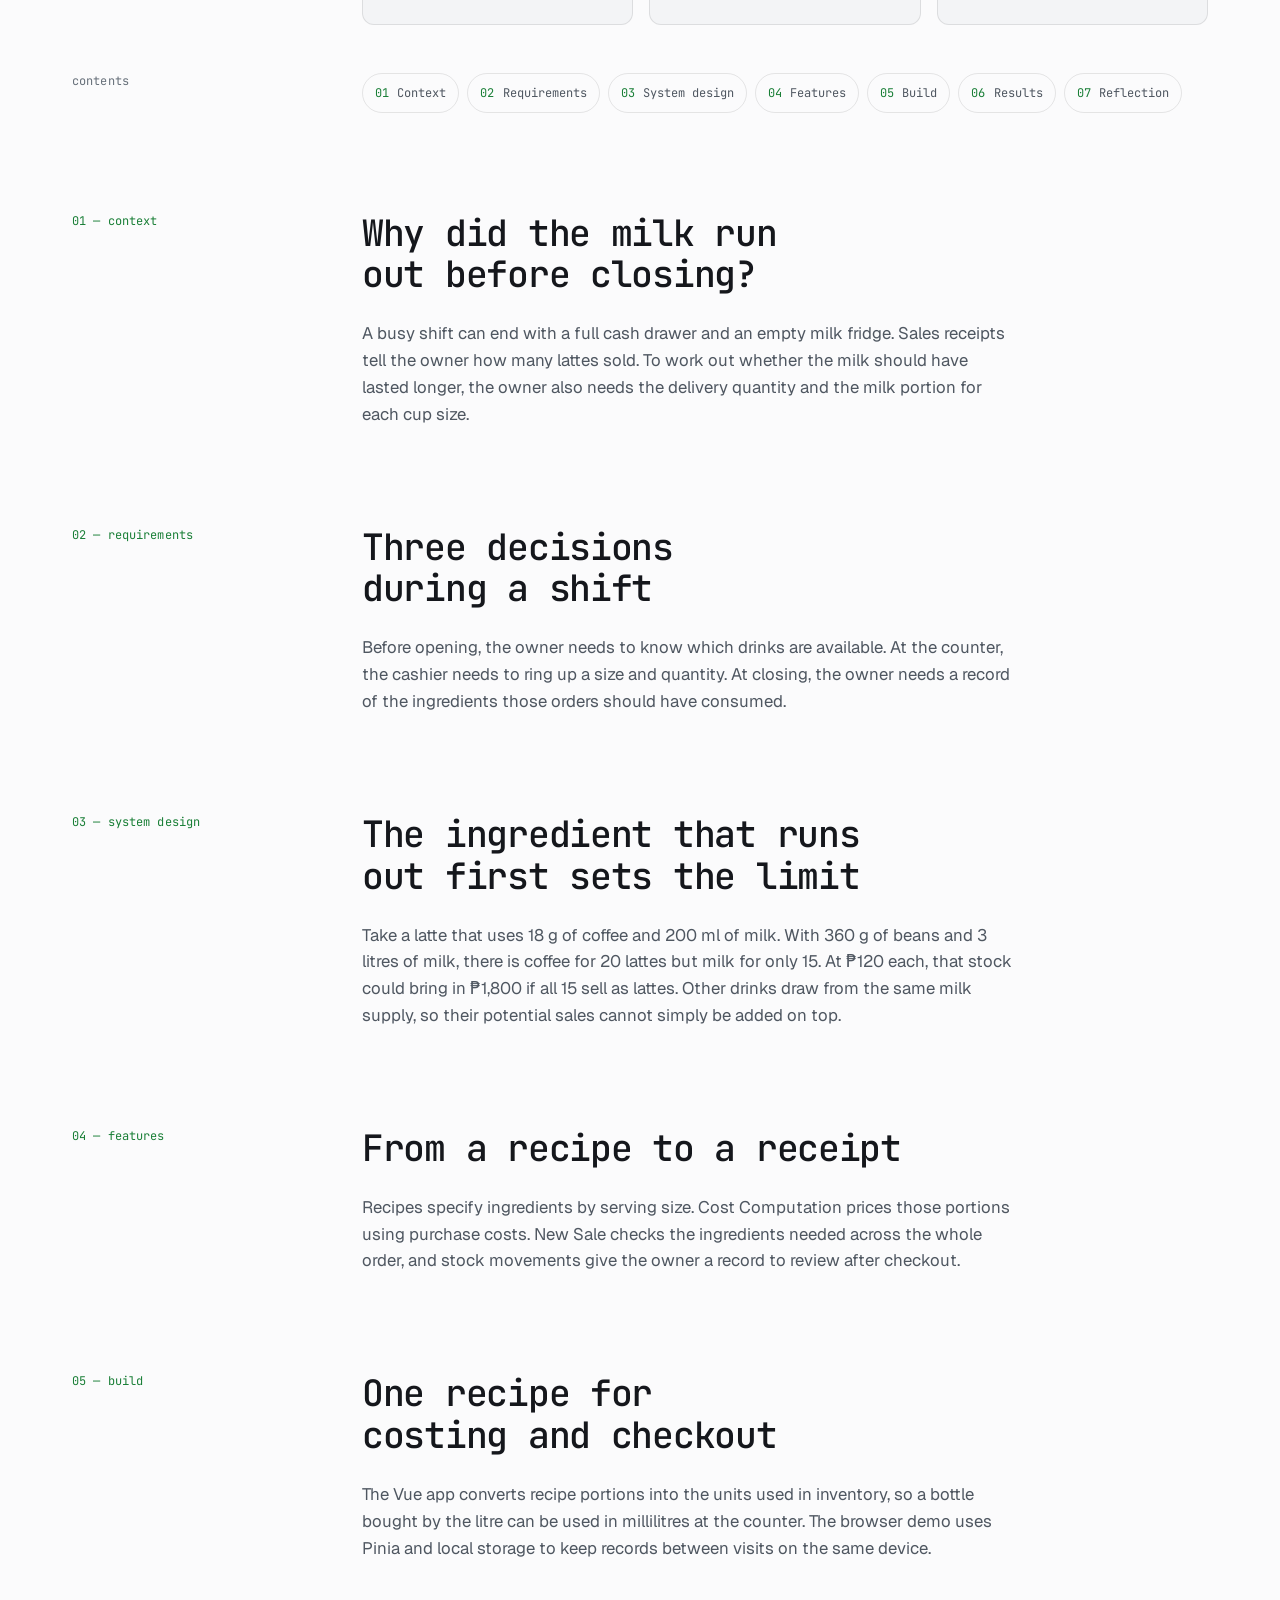
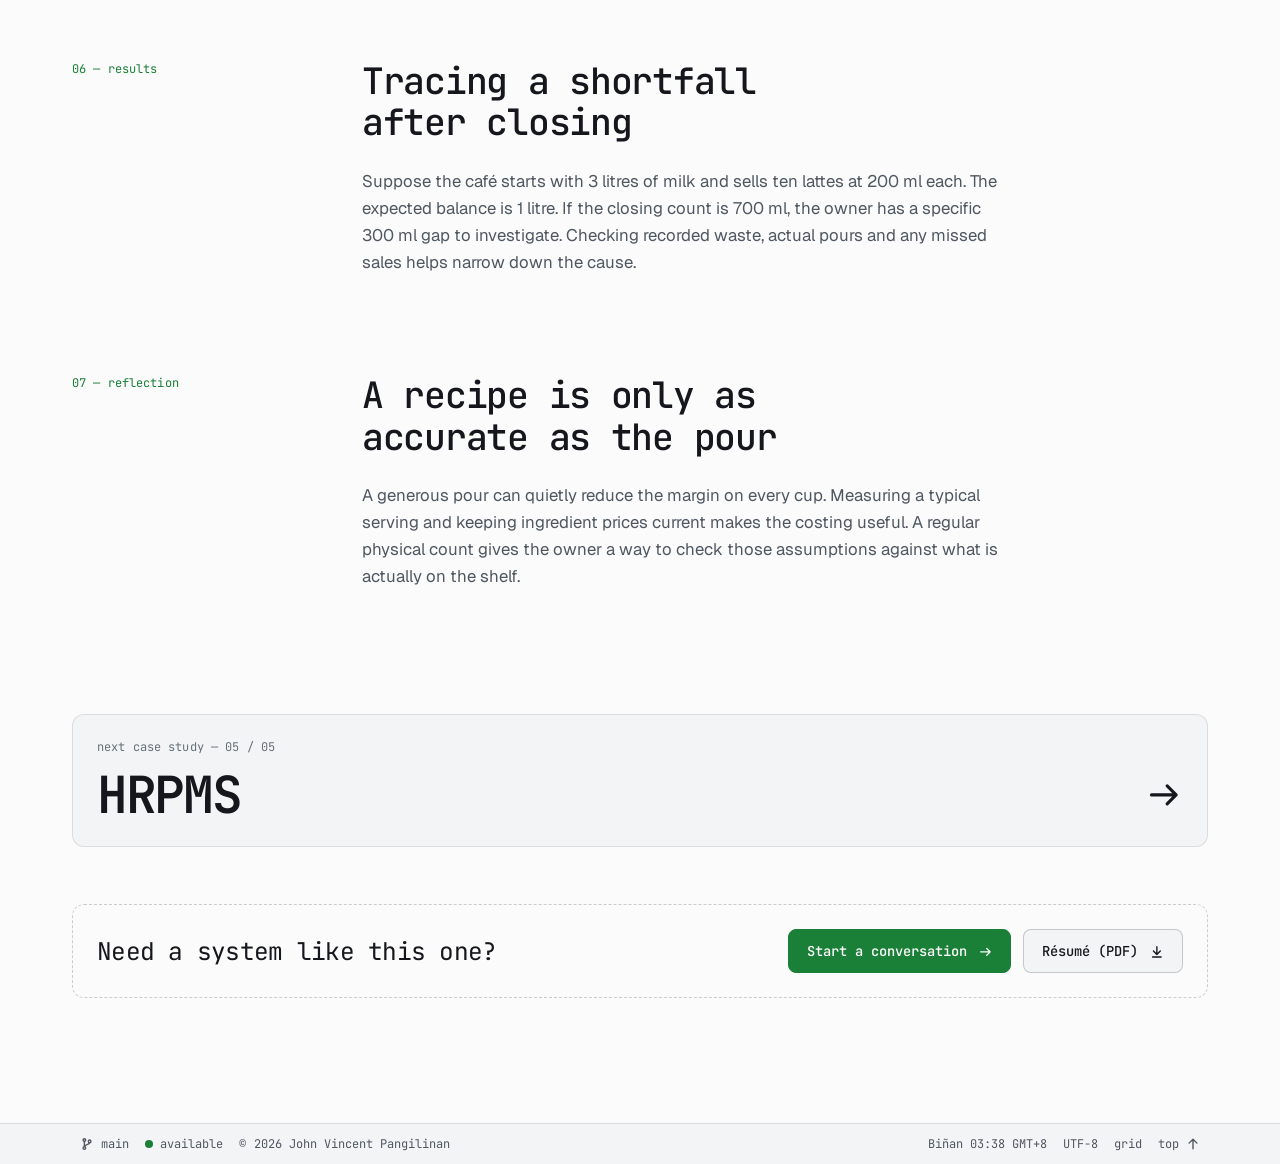
<file: work/pos-for-caffe.html>
<!doctype html>
<html lang="en">
<head>
  <meta charset="utf-8">
  <meta name="viewport" content="width=device-width, initial-scale=1">
  <title>POS for caffe — Case study · John Vincent Pangilinan</title>
  <meta name="description" content="A point-of-sale system for small café owners who want to see what they can sell from today’s stock, how much each drink costs and where ingredients may be going missing.">
  <link rel="canonical" href="https://portfolio-five-plum-34.vercel.app/work/pos-for-caffe.html">
  <meta property="og:type" content="article">
  <meta property="og:title" content="POS for caffe — Case study">
  <meta property="og:description" content="A point-of-sale system for small café owners who want to see what they can sell from today’s stock, how much each drink costs and where ingredients may be going missing.">
  <meta property="og:url" content="https://portfolio-five-plum-34.vercel.app/work/pos-for-caffe.html">
  <meta property="og:image" content="https://portfolio-five-plum-34.vercel.app/assets/img/work/pos-for-caffe/cover-1200.webp">
  <meta name="twitter:card" content="summary_large_image">
  <meta name="theme-color" content="#fbfbfc" media="(prefers-color-scheme: light)">
  <meta name="theme-color" content="#0b0d11" media="(prefers-color-scheme: dark)">
  <link rel="icon" href="../assets/favicon.svg" type="image/svg+xml">
  <link rel="apple-touch-icon" href="../assets/img/apple-touch-icon.png">
  <script>
    try {
      var t = localStorage.getItem('jvp-theme');
      if (t === 'light' || t === 'dark') document.documentElement.setAttribute('data-theme', t);
    } catch (e) {}
  </script>
  <link rel="preconnect" href="https://fonts.googleapis.com">
  <link rel="preconnect" href="https://fonts.gstatic.com" crossorigin>
  <link rel="stylesheet" href="https://fonts.googleapis.com/css2?family=Geist:wght@400;500;600&amp;family=JetBrains+Mono:wght@400;500;600&amp;display=swap">
  <link rel="stylesheet" href="../assets/css/main.css">
  <script src="../assets/js/main.js" defer></script>
</head>

<body id="top">
  <a class="skip-link" href="#main">Skip to content</a>

  <header class="site-header" data-header>
    <div class="wrap site-header__inner">
      <a class="brand" href="../index.html"><span class="brand__prompt" aria-hidden="true">~/</span>john-vincent<span class="visually-hidden"> Pangilinan — home</span><span class="brand__cursor" aria-hidden="true"></span></a>
      <nav class="site-nav" aria-label="Primary">
        <ul class="site-nav__list" role="list">
          <li><a class="is-current" href="../index.html#work"><span aria-hidden="true">./</span>work</a></li>
          <li><a href="../index.html#about"><span aria-hidden="true">./</span>about</a></li>
          <li><a href="../index.html#stack"><span aria-hidden="true">./</span>stack</a></li>
          <li><a href="../index.html#experience"><span aria-hidden="true">./</span>experience</a></li>
          <li><a href="../index.html#contact"><span aria-hidden="true">./</span>contact</a></li>
        </ul>
      </nav>
      <div class="header-tools">
        <div class="theme-switch" role="group" aria-label="Colour theme">
          <button type="button" data-theme-set="light" aria-pressed="false">light</button>
          <span aria-hidden="true">/</span>
          <button type="button" data-theme-set="dark" aria-pressed="false">dark</button>
        </div>
        <button class="menu-toggle" type="button" aria-expanded="false" aria-controls="mobile-menu" data-menu-toggle>
          <span class="menu-toggle__open">menu</span><span class="menu-toggle__close">close</span>
        </button>
      </div>
    </div>
  </header>

  <div class="mobile-menu" id="mobile-menu">
    <nav aria-label="Primary">
      <ol class="mobile-menu__list" role="list">
        <li style="--i: 0"><a href="../index.html#work"><span>01</span><span class="dot-slash" aria-hidden="true">./</span>work</a></li>
        <li style="--i: 1"><a href="../index.html#about"><span>02</span><span class="dot-slash" aria-hidden="true">./</span>about</a></li>
        <li style="--i: 2"><a href="../index.html#stack"><span>03</span><span class="dot-slash" aria-hidden="true">./</span>stack</a></li>
        <li style="--i: 3"><a href="../index.html#experience"><span>04</span><span class="dot-slash" aria-hidden="true">./</span>experience</a></li>
        <li style="--i: 4"><a href="../index.html#contact"><span>05</span><span class="dot-slash" aria-hidden="true">./</span>contact</a></li>
      </ol>
    </nav>
    <div class="mobile-menu__foot">
      <div class="theme-switch" role="group" aria-label="Colour theme">
        <button type="button" data-theme-set="light" aria-pressed="false">light</button>
        <span aria-hidden="true">/</span>
        <button type="button" data-theme-set="dark" aria-pressed="false">dark</button>
      </div>
      <div class="mobile-menu__links">
        <a href="mailto:johnvincentppangilinan@gmail.com">email</a>
        <a href="../assets/files/john-vincent-pangilinan-cv.pdf" download="John-Vincent-Pangilinan-CV.pdf">résumé.pdf</a>
        <a href="https://github.com/Vincentius8" target="_blank" rel="noopener">github<span class="visually-hidden"> (opens in a new tab)</span></a>
      </div>
    </div>
  </div>

  <main id="main">
    <article aria-labelledby="case-title">

      <header class="wrap">
        <div class="case-hero grid">
          <nav class="breadcrumb" aria-label="Breadcrumb">
            <ol role="list">
              <li><a href="../index.html"><span aria-hidden="true">~</span><span class="visually-hidden">Home</span></a></li>
              <li><a href="../index.html#work">work</a></li>
              <li><span aria-current="page">pos-for-caffe</span></li>
            </ol>
          </nav>
          <p class="case-hero__label label" data-intro style="--i: 0">Case study 04 / 05 — Café operations</p>
          <h1 class="case-hero__title" id="case-title" data-intro style="--i: 1">POS for caffe</h1>
          <p class="case-hero__deck lead" data-intro style="--i: 2">A point-of-sale system for small café owners who want to see what they can sell from today’s stock, how much each drink costs and where ingredients may be going missing.</p>
          <dl class="frontmatter" data-intro style="--i: 3">
            <div><dt class="label">Audience</dt><dd>Small café owners</dd></div>
            <div><dt class="label">Platform</dt><dd>Web app</dd></div>
            <div><dt class="label">Stack</dt><dd>Vue, Pinia, PrimeVue</dd></div>
            <div><dt class="label">Links</dt><dd><a class="link" href="https://pos-system-v3.vercel.app/" target="_blank" rel="noopener">Live demo<span class="visually-hidden"> of POS for caffe (opens in a new tab)</span></a></dd></div>
          </dl>
        </div>
      </header>

      <figure class="case-cover wrap" data-intro style="--i: 4">
        <div class="window">
          <div class="window__bar" aria-hidden="true"><span class="window__dots"><i></i><i></i><i></i></span><span class="window__title">pos-system-v3.vercel.app</span></div>
          <div class="case-cover__frame">
          <img src="../assets/img/work/pos-for-caffe/cover-1600.webp"
               srcset="../assets/img/work/pos-for-caffe/cover-800.webp 800w, ../assets/img/work/pos-for-caffe/cover-1200.webp 1200w, ../assets/img/work/pos-for-caffe/cover-1600.webp 1600w"
               sizes="(min-width: 105em) 1570px, 94vw"
               width="1600" height="1000" fetchpriority="high" decoding="async"
               alt="No Caffe dashboard with daily sales, gross profit, low-stock items and a weekly sales chart.">
        </div>
        </div>
      </figure>

      <div class="wrap">
        <section class="glance grid" aria-labelledby="glance-title" data-reveal>
          <h2 class="rail label" id="glance-title">At a glance</h2>
          <dl class="glance__items content">
            <div>
              <dt class="label">Problem</dt>
              <dd>A till shows what customers paid. The owner also needs to know what the remaining ingredients can make and why some ingredients run out early.</dd>
            </div>
            <div>
              <dt class="label">Solution</dt>
              <dd>Connect each menu item and size to an ingredient recipe. Use the same portions to estimate servings, calculate food cost and record stock used at checkout.</dd>
            </div>
            <div>
              <dt class="label">Outcome</dt>
              <dd>The owner can check which ingredient limits sales, review the margin on a drink and compare the expected stock balance with a physical count.</dd>
            </div>
          </dl>
        </section>

        <nav class="toc grid" aria-label="Contents" data-reveal>
          <p class="rail label">Contents</p>
          <ol class="content" role="list">
            <li><a href="#context"><span class="label">01</span>Context</a></li>
            <li><a href="#requirements"><span class="label">02</span>Requirements</a></li>
            <li><a href="#system-design"><span class="label">03</span>System design</a></li>
            <li><a href="#features"><span class="label">04</span>Features</a></li>
            <li><a href="#build"><span class="label">05</span>Build</a></li>
            <li><a href="#results"><span class="label">06</span>Results</a></li>
            <li><a href="#reflection"><span class="label">07</span>Reflection</a></li>
          </ol>
        </nav>
      </div>

      <section class="case-section" id="context" aria-labelledby="context-title">
        <div class="wrap case-section__grid grid">
          <p class="case-section__rail rail label">01 — Context</p>
          <div class="case-body content content--narrow" data-reveal>
            <h2 id="context-title">Why did the milk run out before closing?</h2>
            <p>A busy shift can end with a full cash drawer and an empty milk fridge. Sales receipts tell the owner how many lattes sold. To work out whether the milk should have lasted longer, the owner also needs the delivery quantity and the milk portion for each cup size.</p>
          </div>
        </div>
      </section>

      <section class="case-section" id="requirements" aria-labelledby="requirements-title">
        <div class="wrap case-section__grid grid">
          <p class="case-section__rail rail label">02 — Requirements</p>
          <div class="case-body content content--narrow" data-reveal>
            <h2 id="requirements-title">Three decisions during a shift</h2>
            <p>Before opening, the owner needs to know which drinks are available. At the counter, the cashier needs to ring up a size and quantity. At closing, the owner needs a record of the ingredients those orders should have consumed.</p>
          </div>
        </div>
      </section>

      <section class="case-section" id="system-design" aria-labelledby="system-design-title">
        <div class="wrap case-section__grid grid">
          <p class="case-section__rail rail label">03 — System design</p>
          <div class="case-body content content--narrow" data-reveal>
            <h2 id="system-design-title">The ingredient that runs out first sets the limit</h2>
            <p>Take a latte that uses 18 g of coffee and 200 ml of milk. With 360 g of beans and 3 litres of milk, there is coffee for 20 lattes but milk for only 15. At ₱120 each, that stock could bring in ₱1,800 if all 15 sell as lattes. Other drinks draw from the same milk supply, so their potential sales cannot simply be added on top.</p>
          </div>
        </div>
      </section>

      <section class="case-section" id="features" aria-labelledby="features-title">
        <div class="wrap case-section__grid grid">
          <p class="case-section__rail rail label">04 — Features</p>
          <div class="case-body content content--narrow" data-reveal>
            <h2 id="features-title">From a recipe to a receipt</h2>
            <p>Recipes specify ingredients by serving size. Cost Computation prices those portions using purchase costs. New Sale checks the ingredients needed across the whole order, and stock movements give the owner a record to review after checkout.</p>
          </div>
        </div>
      </section>

      <section class="case-section" id="build" aria-labelledby="build-title">
        <div class="wrap case-section__grid grid">
          <p class="case-section__rail rail label">05 — Build</p>
          <div class="case-body content content--narrow" data-reveal>
            <h2 id="build-title">One recipe for costing and checkout</h2>
            <p>The Vue app converts recipe portions into the units used in inventory, so a bottle bought by the litre can be used in millilitres at the counter. The browser demo uses Pinia and local storage to keep records between visits on the same device.</p>
          </div>
        </div>
      </section>

      <section class="case-section" id="results" aria-labelledby="results-title">
        <div class="wrap case-section__grid grid">
          <p class="case-section__rail rail label">06 — Results</p>
          <div class="case-body content content--narrow" data-reveal>
            <h2 id="results-title">Tracing a shortfall after closing</h2>
            <p>Suppose the café starts with 3 litres of milk and sells ten lattes at 200 ml each. The expected balance is 1 litre. If the closing count is 700 ml, the owner has a specific 300 ml gap to investigate. Checking recorded waste, actual pours and any missed sales helps narrow down the cause.</p>
          </div>
        </div>
      </section>

      <section class="case-section" id="reflection" aria-labelledby="reflection-title">
        <div class="wrap case-section__grid grid">
          <p class="case-section__rail rail label">07 — Reflection</p>
          <div class="case-body content content--narrow" data-reveal>
            <h2 id="reflection-title">A recipe is only as accurate as the pour</h2>
            <p>A generous pour can quietly reduce the margin on every cup. Measuring a typical serving and keeping ingredient prices current makes the costing useful. A regular physical count gives the owner a way to check those assumptions against what is actually on the shelf.</p>
          </div>
        </div>
      </section>

      <nav class="case-next wrap" aria-label="Next case study">
        <a class="case-next__link" href="hrpms.html">
          <span class="label">Next case study — 05 / 05</span>
          <span class="case-next__title">HRPMS
            <svg class="icon" viewBox="0 0 16 16" aria-hidden="true"><path d="M2 8h11M9 4l4 4-4 4"/></svg>
          </span>
        </a>
      </nav>
    </article>

    <section class="wrap" aria-label="Contact">
      <div class="cta-band grid">
        <p class="cta-band__text">Need a system like this one?</p>
        <div class="cta-band__actions">
          <a class="btn btn--solid" href="mailto:johnvincentppangilinan@gmail.com?subject=Project%20inquiry">Start a conversation
            <svg class="icon icon--right" viewBox="0 0 16 16" aria-hidden="true"><path d="M2 8h11M9 4l4 4-4 4"/></svg>
          </a>
          <a class="btn btn--line" href="../assets/files/john-vincent-pangilinan-cv.pdf" download="John-Vincent-Pangilinan-CV.pdf">Résumé (PDF)
            <svg class="icon icon--down" viewBox="0 0 16 16" aria-hidden="true"><path d="M8 2v9M4 7l4 4 4-4M3 14h10"/></svg>
          </a>
        </div>
      </div>
    </section>
  </main>

  <footer class="site-footer statusbar">
    <div class="wrap statusbar__inner">
      <div class="statusbar__group">
        <span class="sb-item"><svg class="icon" viewBox="0 0 16 16" aria-hidden="true"><circle cx="5" cy="3.5" r="1.5"/><circle cx="5" cy="12.5" r="1.5"/><circle cx="11" cy="5" r="1.5"/><path d="M5 5v6M11 6.5c0 2.5-6 2-6 4.5"/></svg>main</span>
        <span class="sb-item"><span class="pulse" aria-hidden="true"></span>available</span>
        <span class="sb-item">© <span data-year>2026</span> John Vincent Pangilinan</span>
      </div>
      <div class="statusbar__group">
        <span class="sb-item">Biñan <span data-clock data-tz="Asia/Manila" data-suffix="GMT+8">GMT+8</span></span>
        <span class="sb-item">UTF-8</span>
        <button class="sb-item grid-toggle" type="button" aria-pressed="false" data-grid-toggle>grid</button>
        <a class="sb-item" href="#top">top
          <svg class="icon" viewBox="0 0 16 16" aria-hidden="true"><path d="M8 13.5v-11M3.5 7L8 2.5 12.5 7"/></svg>
        </a>
      </div>
    </div>
  </footer>
</body>
</html>
</file>
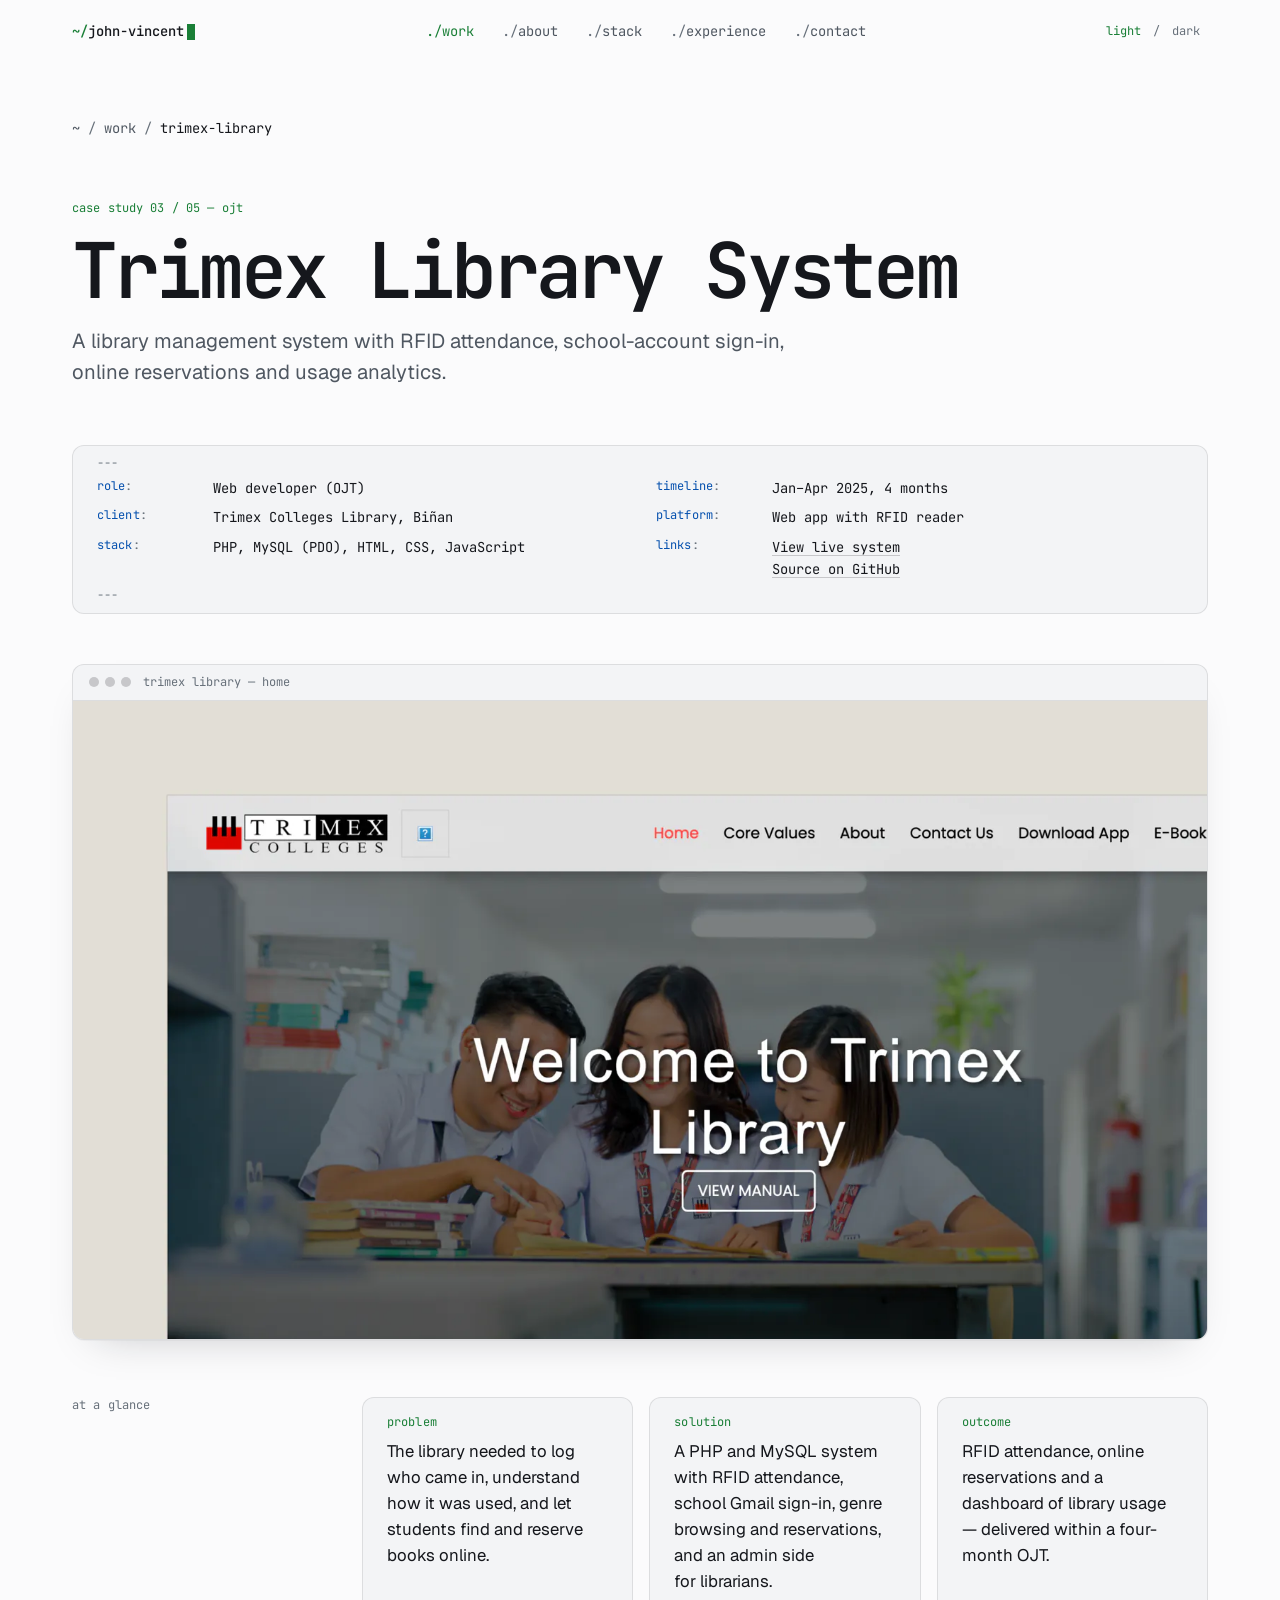
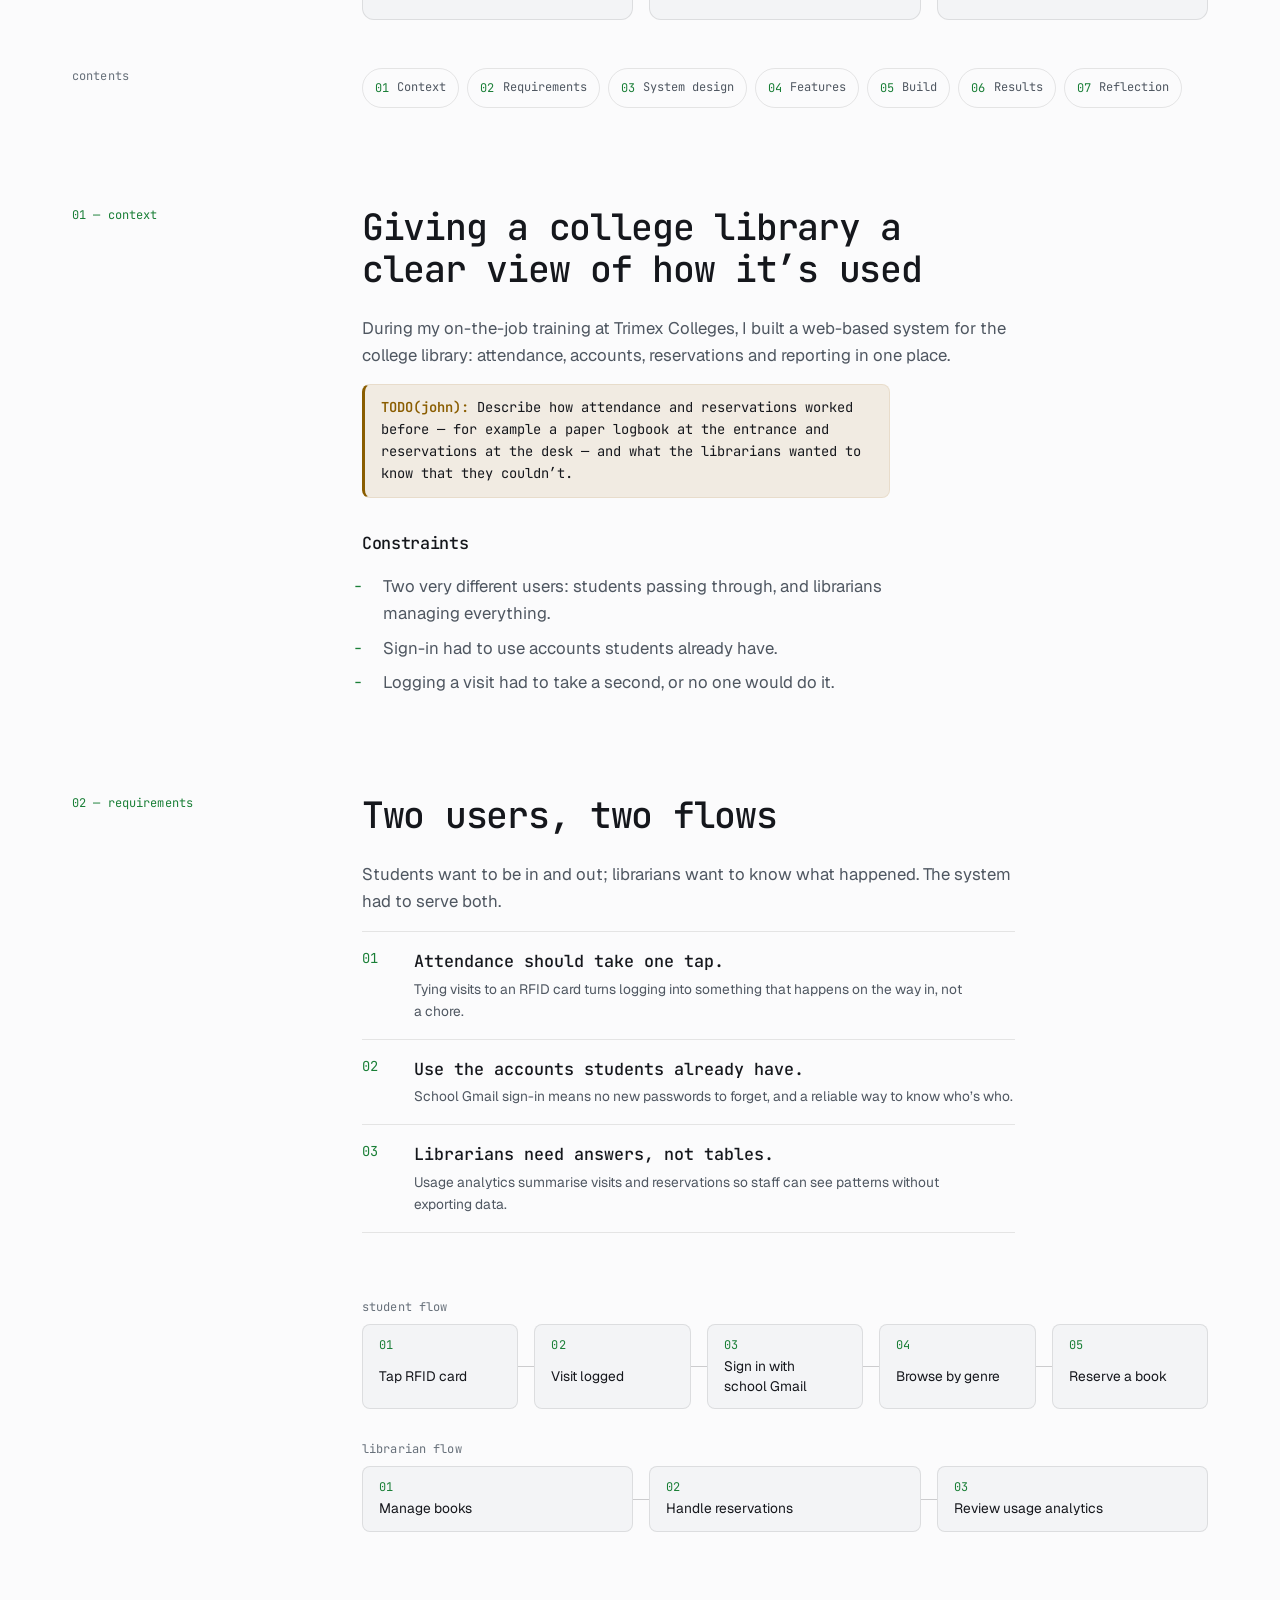
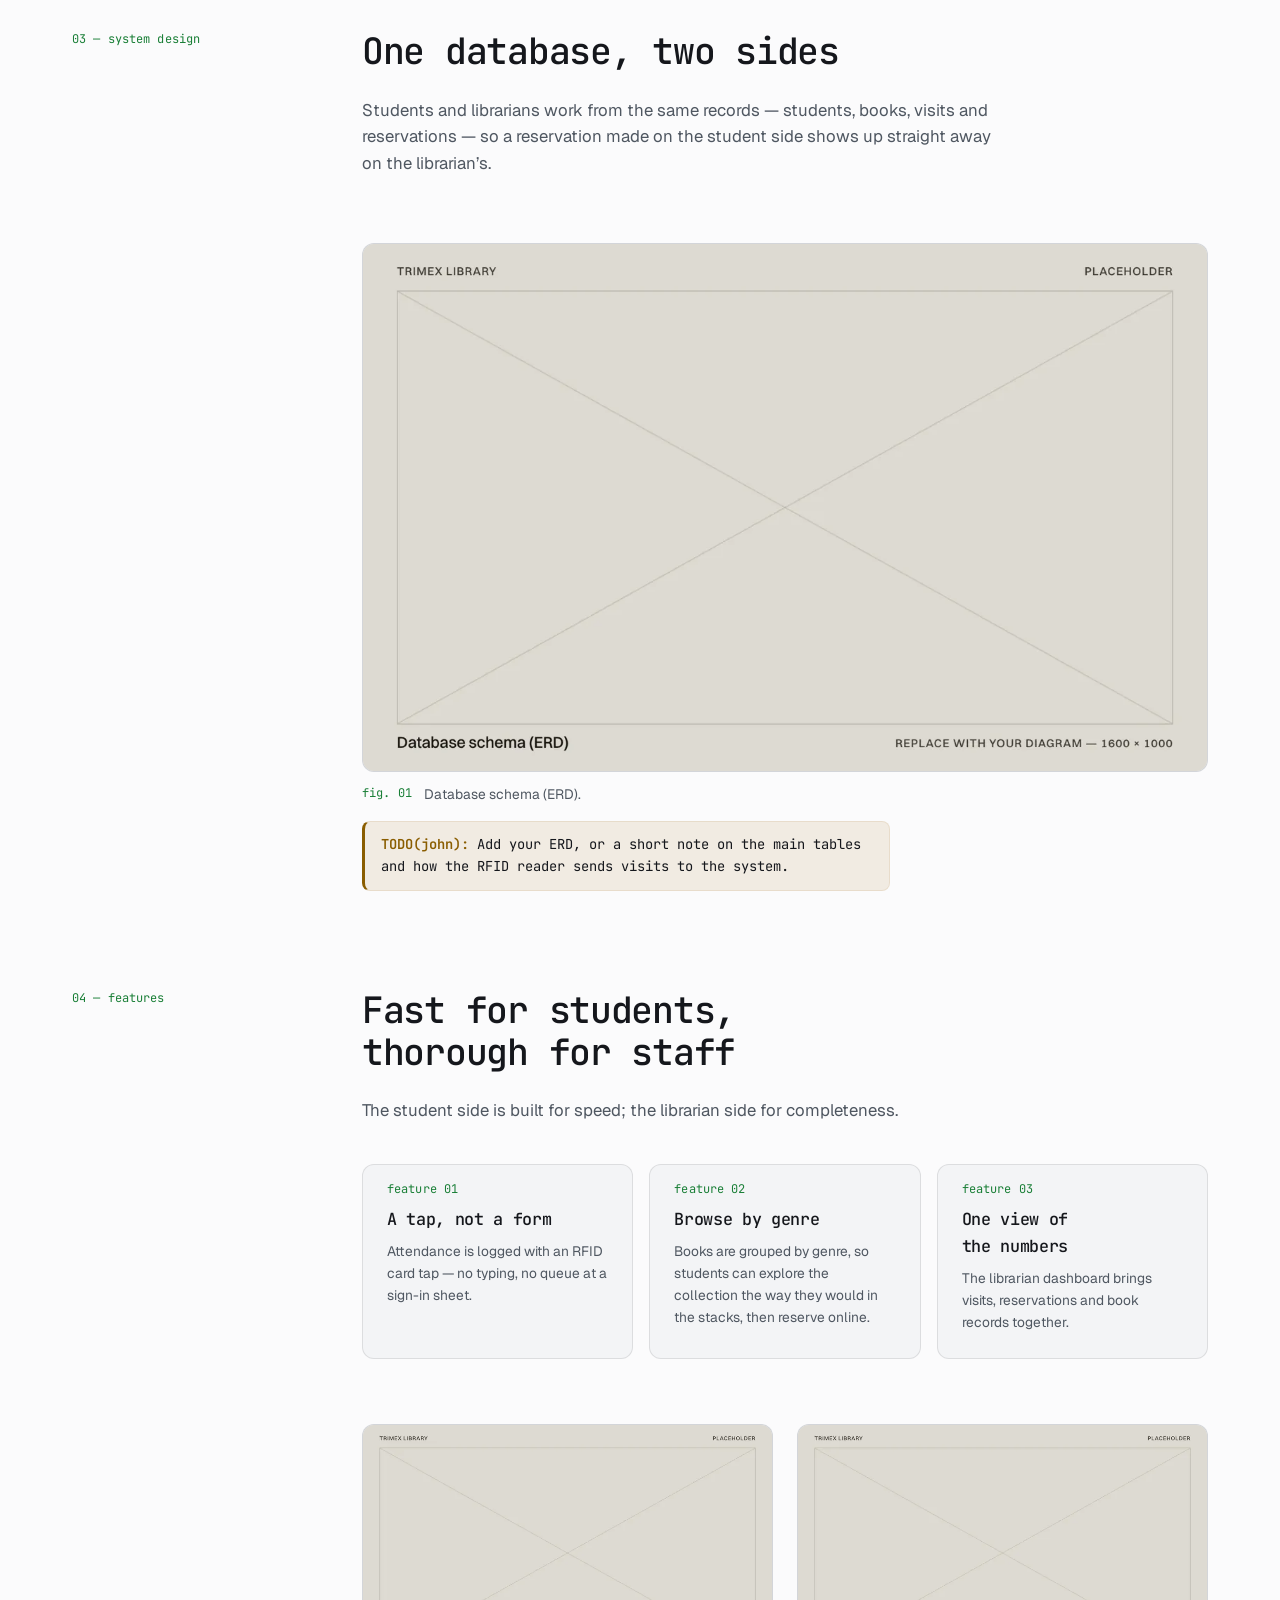
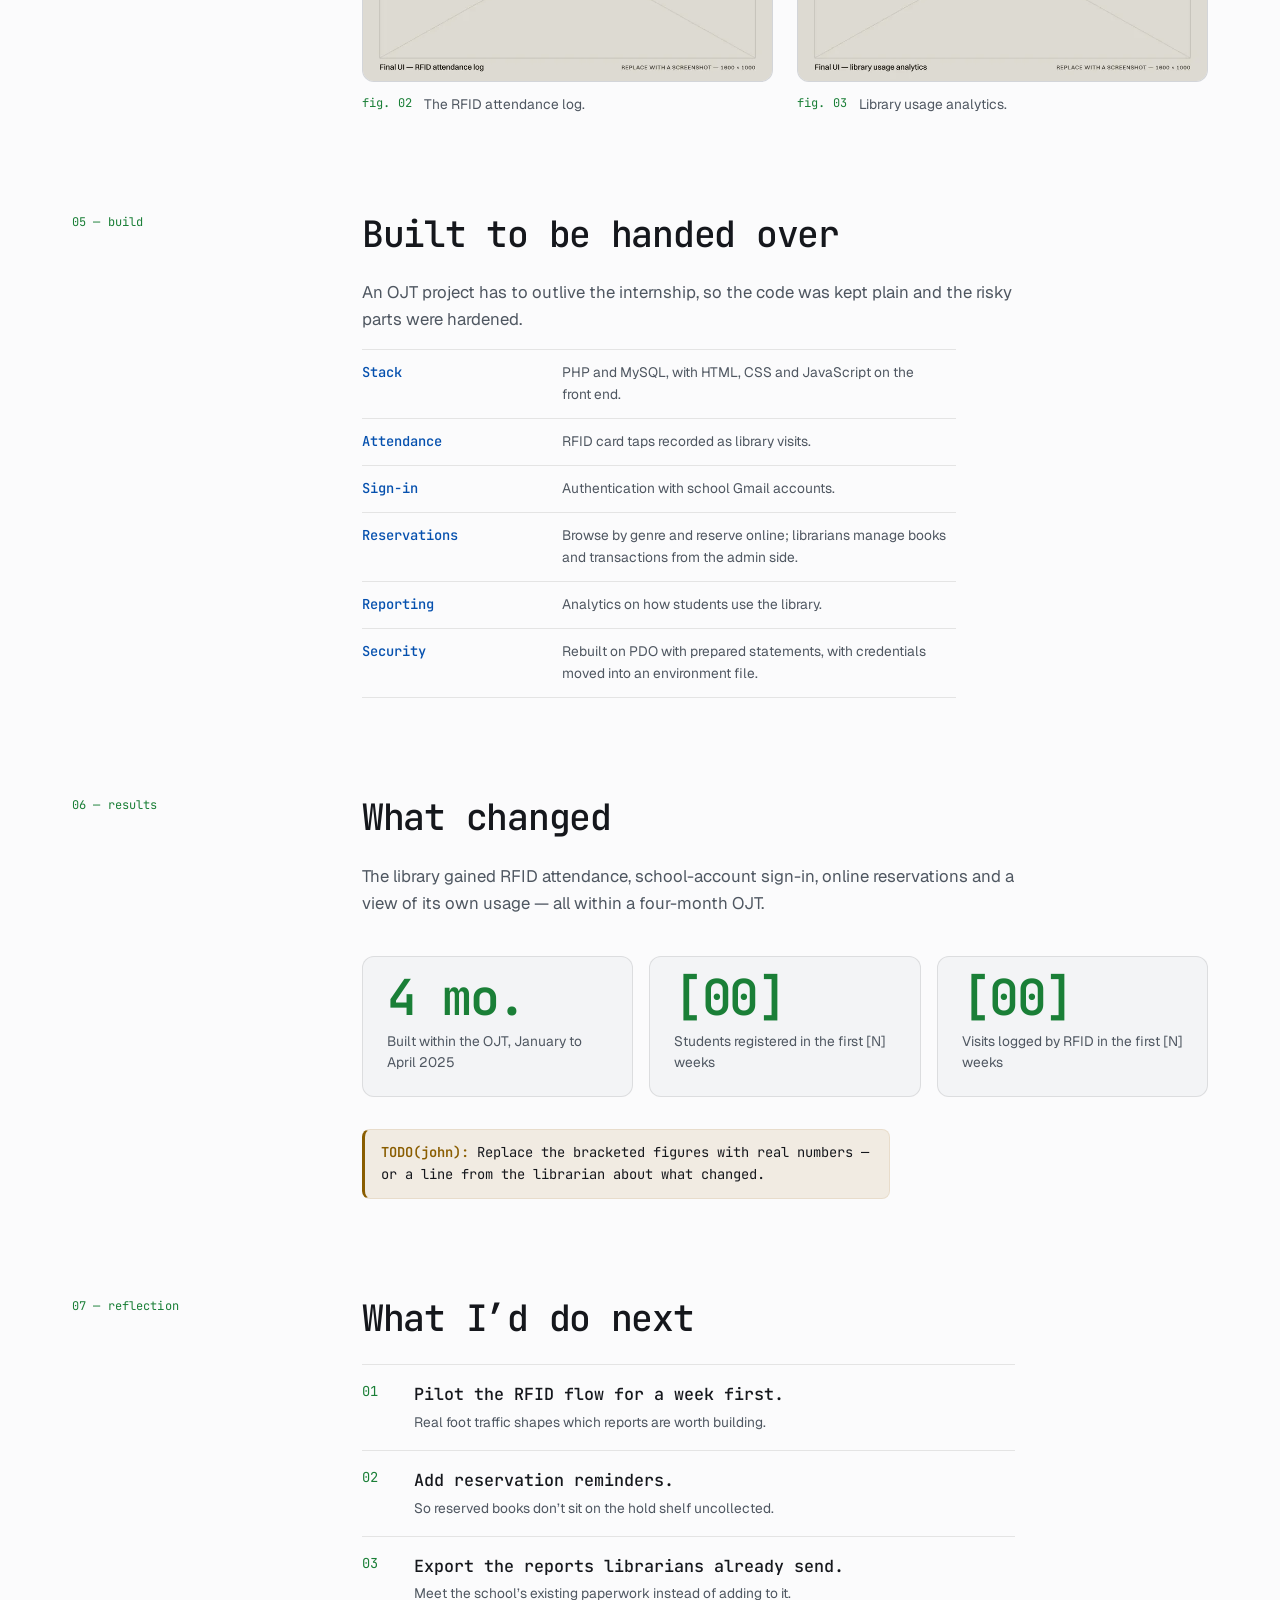
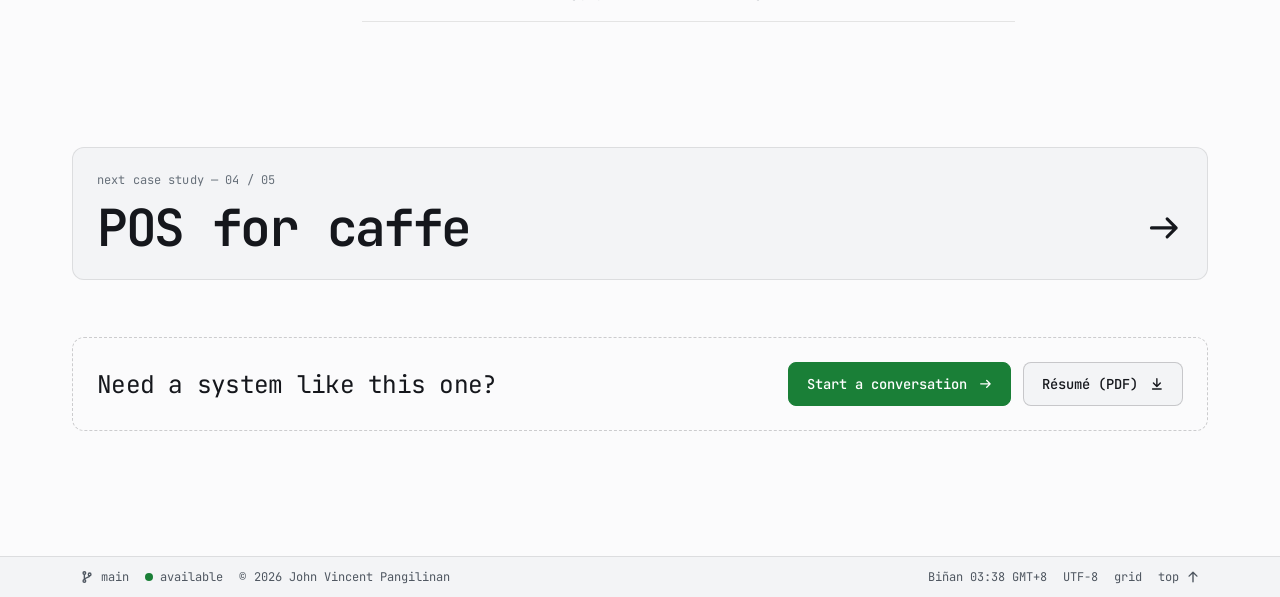
<file: work/trimex-library.html>
<!doctype html>
<html lang="en">
<head>
  <meta charset="utf-8">
  <meta name="viewport" content="width=device-width, initial-scale=1">
  <title>Trimex Library System — Case study · John Vincent Pangilinan</title>
  <meta name="description" content="Case study: a library management system with RFID attendance, school Gmail sign-in, online reservations and usage analytics, built in PHP and MySQL.">
  <link rel="canonical" href="https://portfolio-five-plum-34.vercel.app/work/trimex-library.html">
  <meta property="og:type" content="article">
  <meta property="og:title" content="Trimex Library System — Case study">
  <meta property="og:description" content="RFID attendance, online reservations and usage analytics for a college library.">
  <meta property="og:url" content="https://portfolio-five-plum-34.vercel.app/work/trimex-library.html">
  <meta property="og:image" content="https://portfolio-five-plum-34.vercel.app/assets/img/work/trimex-library/cover-1200.webp">
  <meta name="twitter:card" content="summary_large_image">
  <meta name="theme-color" content="#fbfbfc" media="(prefers-color-scheme: light)">
  <meta name="theme-color" content="#0b0d11" media="(prefers-color-scheme: dark)">
  <link rel="icon" href="../assets/favicon.svg" type="image/svg+xml">
  <link rel="apple-touch-icon" href="../assets/img/apple-touch-icon.png">
  <script>
    try {
      var t = localStorage.getItem('jvp-theme');
      if (t === 'light' || t === 'dark') document.documentElement.setAttribute('data-theme', t);
    } catch (e) {}
  </script>
  <link rel="preconnect" href="https://fonts.googleapis.com">
  <link rel="preconnect" href="https://fonts.gstatic.com" crossorigin>
  <link rel="stylesheet" href="https://fonts.googleapis.com/css2?family=Geist:wght@400;500;600&amp;family=JetBrains+Mono:wght@400;500;600&amp;display=swap">
  <link rel="stylesheet" href="../assets/css/main.css">
  <script src="../assets/js/main.js" defer></script>
</head>

<body id="top">
  <a class="skip-link" href="#main">Skip to content</a>

  <header class="site-header" data-header>
    <div class="wrap site-header__inner">
      <a class="brand" href="../index.html"><span class="brand__prompt" aria-hidden="true">~/</span>john-vincent<span class="visually-hidden"> Pangilinan — home</span><span class="brand__cursor" aria-hidden="true"></span></a>
      <nav class="site-nav" aria-label="Primary">
        <ul class="site-nav__list" role="list">
          <li><a class="is-current" href="../index.html#work"><span aria-hidden="true">./</span>work</a></li>
          <li><a href="../index.html#about"><span aria-hidden="true">./</span>about</a></li>
          <li><a href="../index.html#stack"><span aria-hidden="true">./</span>stack</a></li>
          <li><a href="../index.html#experience"><span aria-hidden="true">./</span>experience</a></li>
          <li><a href="../index.html#contact"><span aria-hidden="true">./</span>contact</a></li>
        </ul>
      </nav>
      <div class="header-tools">
        <div class="theme-switch" role="group" aria-label="Colour theme">
          <button type="button" data-theme-set="light" aria-pressed="false">light</button>
          <span aria-hidden="true">/</span>
          <button type="button" data-theme-set="dark" aria-pressed="false">dark</button>
        </div>
        <button class="menu-toggle" type="button" aria-expanded="false" aria-controls="mobile-menu" data-menu-toggle>
          <span class="menu-toggle__open">menu</span><span class="menu-toggle__close">close</span>
        </button>
      </div>
    </div>
  </header>

  <div class="mobile-menu" id="mobile-menu">
    <nav aria-label="Primary">
      <ol class="mobile-menu__list" role="list">
        <li style="--i: 0"><a href="../index.html#work"><span>01</span><span class="dot-slash" aria-hidden="true">./</span>work</a></li>
        <li style="--i: 1"><a href="../index.html#about"><span>02</span><span class="dot-slash" aria-hidden="true">./</span>about</a></li>
        <li style="--i: 2"><a href="../index.html#stack"><span>03</span><span class="dot-slash" aria-hidden="true">./</span>stack</a></li>
        <li style="--i: 3"><a href="../index.html#experience"><span>04</span><span class="dot-slash" aria-hidden="true">./</span>experience</a></li>
        <li style="--i: 4"><a href="../index.html#contact"><span>05</span><span class="dot-slash" aria-hidden="true">./</span>contact</a></li>
      </ol>
    </nav>
    <div class="mobile-menu__foot">
      <div class="theme-switch" role="group" aria-label="Colour theme">
        <button type="button" data-theme-set="light" aria-pressed="false">light</button>
        <span aria-hidden="true">/</span>
        <button type="button" data-theme-set="dark" aria-pressed="false">dark</button>
      </div>
      <div class="mobile-menu__links">
        <a href="mailto:johnvincentppangilinan@gmail.com">email</a>
        <a href="../assets/files/john-vincent-pangilinan-cv.pdf" download="John-Vincent-Pangilinan-CV.pdf">résumé.pdf</a>
        <a href="https://github.com/Vincentius8" target="_blank" rel="noopener">github<span class="visually-hidden"> (opens in a new tab)</span></a>
      </div>
    </div>
  </div>

  <main id="main">
    <article aria-labelledby="case-title">

      <header class="wrap">
        <div class="case-hero grid">
          <nav class="breadcrumb" aria-label="Breadcrumb">
            <ol role="list">
              <li><a href="../index.html"><span aria-hidden="true">~</span><span class="visually-hidden">Home</span></a></li>
              <li><a href="../index.html#work">work</a></li>
              <li><span aria-current="page">trimex-library</span></li>
            </ol>
          </nav>
          <p class="case-hero__label label" data-intro style="--i: 0">Case study 03 / 05 — OJT</p>
          <h1 class="case-hero__title" id="case-title" data-intro style="--i: 1">Trimex Library System</h1>
          <p class="case-hero__deck lead" data-intro style="--i: 2">A library management system with RFID attendance, school-account sign-in, online reservations and usage analytics.</p>
          <dl class="frontmatter" data-intro style="--i: 3">
            <div><dt class="label">Role</dt><dd>Web developer (OJT)</dd></div>
            <div><dt class="label">Timeline</dt><dd>Jan–Apr 2025, 4 months</dd></div>
            <div><dt class="label">Client</dt><dd>Trimex Colleges Library, Biñan</dd></div>
            <div><dt class="label">Platform</dt><dd>Web app with RFID reader</dd></div>
            <div><dt class="label">Stack</dt><dd>PHP, MySQL (PDO), HTML, CSS, JavaScript</dd></div>
            <div><dt class="label">Links</dt><dd><a class="link" href="https://trimexlmsfe.vercel.app/" target="_blank" rel="noopener">View live system<span class="visually-hidden"> (opens in a new tab)</span></a><br><a class="link" href="https://github.com/Vincentius8/Trimex-Library-System" target="_blank" rel="noopener">Source on GitHub<span class="visually-hidden"> (opens in a new tab)</span></a></dd></div>
          </dl>
        </div>
      </header>

      <figure class="case-cover wrap" data-intro style="--i: 4">
        <div class="window">
          <div class="window__bar" aria-hidden="true"><span class="window__dots"><i></i><i></i><i></i></span><span class="window__title">trimex library — home</span></div>
          <div class="case-cover__frame">
          <img src="../assets/img/work/trimex-library/cover-1600.webp"
               srcset="../assets/img/work/trimex-library/cover-800.webp 800w, ../assets/img/work/trimex-library/cover-1200.webp 1200w, ../assets/img/work/trimex-library/cover-1600.webp 1600w, ../assets/img/work/trimex-library/cover-2400.webp 2400w"
               sizes="(min-width: 105em) 1570px, 94vw"
               width="1600" height="1000" fetchpriority="high" decoding="async"
               alt="Trimex Library home page: “Welcome to Trimex Library” over a photo of three students reading together, under the Trimex Colleges navigation bar.">
        </div>
        </div>
      </figure>

      <div class="wrap">
        <section class="glance grid" aria-labelledby="glance-title" data-reveal>
          <h2 class="rail label" id="glance-title">At a glance</h2>
          <dl class="glance__items content">
            <div>
              <dt class="label">Problem</dt>
              <dd>The library needed to log who came in, understand how it was used, and let students find and reserve books online.</dd>
            </div>
            <div>
              <dt class="label">Solution</dt>
              <dd>A PHP and MySQL system with RFID attendance, school Gmail sign-in, genre browsing and reservations, and an admin side for librarians.</dd>
            </div>
            <div>
              <dt class="label">Outcome</dt>
              <dd>RFID attendance, online reservations and a dashboard of library usage — delivered within a four-month OJT.</dd>
            </div>
          </dl>
        </section>

        <nav class="toc grid" aria-label="Contents" data-reveal>
          <p class="rail label">Contents</p>
          <ol class="content" role="list">
            <li><a href="#context"><span class="label">01</span>Context</a></li>
            <li><a href="#requirements"><span class="label">02</span>Requirements</a></li>
            <li><a href="#system-design"><span class="label">03</span>System design</a></li>
            <li><a href="#features"><span class="label">04</span>Features</a></li>
            <li><a href="#build"><span class="label">05</span>Build</a></li>
            <li><a href="#results"><span class="label">06</span>Results</a></li>
            <li><a href="#reflection"><span class="label">07</span>Reflection</a></li>
          </ol>
        </nav>
      </div>

      <section class="case-section" id="context" aria-labelledby="context-title">
        <div class="wrap case-section__grid grid">
          <p class="case-section__rail rail label">01 — Context</p>
          <div class="case-body content content--narrow" data-reveal>
            <h2 id="context-title">Giving a college library a clear view of how it’s used</h2>
            <p>During my on-the-job training at Trimex Colleges, I built a web-based system for the college library: attendance, accounts, reservations and reporting in one place.</p>
            <p class="todo"><span class="todo__tag">TODO(john):</span>Describe how attendance and reservations worked before — for example a paper logbook at the entrance and reservations at the desk — and what the librarians wanted to know that they couldn’t.</p>
            <h3>Constraints</h3>
            <ul>
              <li>Two very different users: students passing through, and librarians managing everything.</li>
              <li>Sign-in had to use accounts students already have.</li>
              <li>Logging a visit had to take a second, or no one would do it.</li>
            </ul>
          </div>
        </div>
      </section>

      <section class="case-section" id="requirements" aria-labelledby="requirements-title">
        <div class="wrap case-section__grid grid">
          <p class="case-section__rail rail label">02 — Requirements</p>
          <div class="case-body content content--narrow" data-reveal>
            <h2 id="requirements-title">Two users, two flows</h2>
            <p>Students want to be in and out; librarians want to know what happened. The system had to serve both.</p>
            <ol class="insights" role="list">
              <li><p><strong>Attendance should take one tap.</strong><span>Tying visits to an RFID card turns logging into something that happens on the way in, not a chore.</span></p></li>
              <li><p><strong>Use the accounts students already have.</strong><span>School Gmail sign-in means no new passwords to forget, and a reliable way to know who’s who.</span></p></li>
              <li><p><strong>Librarians need answers, not tables.</strong><span>Usage analytics summarise visits and reservations so staff can see patterns without exporting data.</span></p></li>
            </ol>
          </div>
          <div class="case-diagram content" data-reveal>
            <div class="flow-group">
              <p class="flow__actor label">Student flow</p>
              <ol class="flow" role="list" style="--steps: 5">
                <li><span class="label">01</span>Tap RFID card</li>
                <li><span class="label">02</span>Visit logged</li>
                <li><span class="label">03</span>Sign in with school Gmail</li>
                <li><span class="label">04</span>Browse by genre</li>
                <li><span class="label">05</span>Reserve a book</li>
              </ol>
            </div>
            <div class="flow-group">
              <p class="flow__actor label">Librarian flow</p>
              <ol class="flow" role="list" style="--steps: 3">
                <li><span class="label">01</span>Manage books</li>
                <li><span class="label">02</span>Handle reservations</li>
                <li><span class="label">03</span>Review usage analytics</li>
              </ol>
            </div>
          </div>
        </div>
      </section>

      <section class="case-section" id="system-design" aria-labelledby="system-design-title">
        <div class="wrap case-section__grid grid">
          <p class="case-section__rail rail label">03 — System design</p>
          <div class="case-body content content--narrow" data-reveal>
            <h2 id="system-design-title">One database, two sides</h2>
            <p>Students and librarians work from the same records — students, books, visits and reservations — so a reservation made on the student side shows up straight away on the librarian’s.</p>
          </div>
          <figure class="figure content" data-reveal>
            <div class="figure__frame">
              <img src="../assets/img/work/trimex-library/schema-1200.webp"
                   srcset="../assets/img/work/trimex-library/schema-800.webp 800w, ../assets/img/work/trimex-library/schema-1200.webp 1200w, ../assets/img/work/trimex-library/schema-1600.webp 1600w"
                   sizes="(min-width: 105em) 1180px, (min-width: 48em) 72vw, 92vw"
                   width="1600" height="1000" loading="lazy" decoding="async"
                   alt="Database schema of the library system (placeholder).">
            </div>
            <figcaption><span class="label">Fig. 01</span>Database schema (ERD).</figcaption>
          </figure>
          <div class="case-body content content--narrow" data-reveal>
            <p class="todo"><span class="todo__tag">TODO(john):</span>Add your ERD, or a short note on the main tables and how the RFID reader sends visits to the system.</p>
          </div>
        </div>
      </section>

      <section class="case-section" id="features" aria-labelledby="features-title">
        <div class="wrap case-section__grid grid">
          <p class="case-section__rail rail label">04 — Features</p>
          <div class="case-body content content--narrow" data-reveal>
            <h2 id="features-title">Fast for students, thorough for staff</h2>
            <p>The student side is built for speed; the librarian side for completeness.</p>
          </div>
          <div class="decisions content" data-reveal>
            <div class="decision">
              <p class="label">Feature 01</p>
              <h3>A tap, not a form</h3>
              <p>Attendance is logged with an RFID card tap — no typing, no queue at a sign-in sheet.</p>
            </div>
            <div class="decision">
              <p class="label">Feature 02</p>
              <h3>Browse by genre</h3>
              <p>Books are grouped by genre, so students can explore the collection the way they would in the stacks, then reserve online.</p>
            </div>
            <div class="decision">
              <p class="label">Feature 03</p>
              <h3>One view of the numbers</h3>
              <p>The librarian dashboard brings visits, reservations and book records together.</p>
            </div>
          </div>
          <div class="figure-pair figures content" data-reveal>
            <figure class="figure">
              <div class="figure__frame">
                <img src="../assets/img/work/trimex-library/rfid-1200.webp"
                     srcset="../assets/img/work/trimex-library/rfid-800.webp 800w, ../assets/img/work/trimex-library/rfid-1200.webp 1200w, ../assets/img/work/trimex-library/rfid-1600.webp 1600w"
                     sizes="(min-width: 105em) 580px, (min-width: 48em) 36vw, 92vw"
                     width="1600" height="1000" loading="lazy" decoding="async"
                     alt="The RFID attendance log (placeholder).">
              </div>
              <figcaption><span class="label">Fig. 02</span>The RFID attendance log.</figcaption>
            </figure>
            <figure class="figure">
              <div class="figure__frame">
                <img src="../assets/img/work/trimex-library/analytics-1200.webp"
                     srcset="../assets/img/work/trimex-library/analytics-800.webp 800w, ../assets/img/work/trimex-library/analytics-1200.webp 1200w, ../assets/img/work/trimex-library/analytics-1600.webp 1600w"
                     sizes="(min-width: 105em) 580px, (min-width: 48em) 36vw, 92vw"
                     width="1600" height="1000" loading="lazy" decoding="async"
                     alt="Library usage analytics for librarians (placeholder).">
              </div>
              <figcaption><span class="label">Fig. 03</span>Library usage analytics.</figcaption>
            </figure>
          </div>
        </div>
      </section>

      <section class="case-section" id="build" aria-labelledby="build-title">
        <div class="wrap case-section__grid grid">
          <p class="case-section__rail rail label">05 — Build</p>
          <div class="case-body content content--narrow" data-reveal>
            <h2 id="build-title">Built to be handed over</h2>
            <p>An OJT project has to outlive the internship, so the code was kept plain and the risky parts were hardened.</p>
            <ul class="stack" role="list">
              <li><strong>Stack</strong><span>PHP and MySQL, with HTML, CSS and JavaScript on the front end.</span></li>
              <li><strong>Attendance</strong><span>RFID card taps recorded as library visits.</span></li>
              <li><strong>Sign-in</strong><span>Authentication with school Gmail accounts.</span></li>
              <li><strong>Reservations</strong><span>Browse by genre and reserve online; librarians manage books and transactions from the admin side.</span></li>
              <li><strong>Reporting</strong><span>Analytics on how students use the library.</span></li>
              <li><strong>Security</strong><span>Rebuilt on PDO with prepared statements, with credentials moved into an environment file.</span></li>
            </ul>
          </div>
        </div>
      </section>

      <section class="case-section" id="results" aria-labelledby="results-title">
        <div class="wrap case-section__grid grid">
          <p class="case-section__rail rail label">06 — Results</p>
          <div class="case-body content content--narrow" data-reveal>
            <h2 id="results-title">What changed</h2>
            <p>The library gained RFID attendance, school-account sign-in, online reservations and a view of its own usage — all within a four-month OJT.</p>
          </div>
          
          <dl class="metrics content" data-reveal>
            <div class="metric"><dt>Built within the OJT, January to April 2025</dt><dd>4 mo.</dd></div>
            <div class="metric"><dt>Students registered in the first [N] weeks</dt><dd>[00]</dd></div>
            <div class="metric"><dt>Visits logged by RFID in the first [N] weeks</dt><dd>[00]</dd></div>
          </dl>
          <div class="case-body content content--narrow" data-reveal>
            <p class="todo"><span class="todo__tag">TODO(john):</span>Replace the bracketed figures with real numbers — or a line from the librarian about what changed.</p>
          </div>
        </div>
      </section>

      <section class="case-section" id="reflection" aria-labelledby="reflection-title">
        <div class="wrap case-section__grid grid">
          <p class="case-section__rail rail label">07 — Reflection</p>
          <div class="case-body content content--narrow" data-reveal>
            <h2 id="reflection-title">What I’d do next</h2>
            <ol class="insights" role="list">
              <li><p><strong>Pilot the RFID flow for a week first.</strong><span>Real foot traffic shapes which reports are worth building.</span></p></li>
              <li><p><strong>Add reservation reminders.</strong><span>So reserved books don’t sit on the hold shelf uncollected.</span></p></li>
              <li><p><strong>Export the reports librarians already send.</strong><span>Meet the school’s existing paperwork instead of adding to it.</span></p></li>
            </ol>
          </div>
        </div>
      </section>

      <nav class="case-next wrap" aria-label="Next case study">
        <a class="case-next__link" href="pos-for-caffe.html">
          <span class="label">Next case study — 04 / 05</span>
          <span class="case-next__title">POS for caffe
            <svg class="icon" viewBox="0 0 16 16" aria-hidden="true"><path d="M2 8h11M9 4l4 4-4 4"/></svg>
          </span>
        </a>
      </nav>
    </article>

    <section class="wrap" aria-label="Contact">
      <div class="cta-band grid">
        <p class="cta-band__text">Need a system like this one?</p>
        <div class="cta-band__actions">
          <a class="btn btn--solid" href="mailto:johnvincentppangilinan@gmail.com?subject=Project%20inquiry">Start a conversation
            <svg class="icon icon--right" viewBox="0 0 16 16" aria-hidden="true"><path d="M2 8h11M9 4l4 4-4 4"/></svg>
          </a>
          <a class="btn btn--line" href="../assets/files/john-vincent-pangilinan-cv.pdf" download="John-Vincent-Pangilinan-CV.pdf">Résumé (PDF)
            <svg class="icon icon--down" viewBox="0 0 16 16" aria-hidden="true"><path d="M8 2v9M4 7l4 4 4-4M3 14h10"/></svg>
          </a>
        </div>
      </div>
    </section>
  </main>

  <footer class="site-footer statusbar">
    <div class="wrap statusbar__inner">
      <div class="statusbar__group">
        <span class="sb-item"><svg class="icon" viewBox="0 0 16 16" aria-hidden="true"><circle cx="5" cy="3.5" r="1.5"/><circle cx="5" cy="12.5" r="1.5"/><circle cx="11" cy="5" r="1.5"/><path d="M5 5v6M11 6.5c0 2.5-6 2-6 4.5"/></svg>main</span>
        <span class="sb-item"><span class="pulse" aria-hidden="true"></span>available</span>
        <span class="sb-item">© <span data-year>2026</span> John Vincent Pangilinan</span>
      </div>
      <div class="statusbar__group">
        <span class="sb-item">Biñan <span data-clock data-tz="Asia/Manila" data-suffix="GMT+8">GMT+8</span></span>
        <span class="sb-item">UTF-8</span>
        <button class="sb-item grid-toggle" type="button" aria-pressed="false" data-grid-toggle>grid</button>
        <a class="sb-item" href="#top">top
          <svg class="icon" viewBox="0 0 16 16" aria-hidden="true"><path d="M8 13.5v-11M3.5 7L8 2.5 12.5 7"/></svg>
        </a>
      </div>
    </div>
  </footer>
</body>
</html>
</file>
<file: assets/css/main.css>
:root {
  
  --bg: #fbfbfc;
  --bg-2: #f3f4f6;
  --bg-3: #e9ebef;
  --fg: #15171c;
  --fg-2: #4f5761;
  --fg-3: #67707a;
  --line: rgb(21 23 28 / 0.1);
  --line-strong: rgb(21 23 28 / 0.2);
  --accent: #1a7f37;
  --accent-soft: rgb(26 127 55 / 0.1);
  --on-accent: #ffffff;
  --yellow: #8a5d00;
  --yellow-soft: rgb(154 103 0 / 0.1);
  --syn-key: #cf222e;
  --syn-str: #0a3069;
  --syn-fn: #8250df;
  --syn-prop: #0550ae;
  --syn-num: #0550ae;
  --syn-com: #5f6871;
  --dot: rgb(21 23 28 / 0.09);
  --shadow: 0 1px 0 rgb(21 23 28 / 0.03), 0 18px 40px -24px rgb(21 23 28 / 0.25);
  --grid-tint: rgb(26 127 55 / 0.07);
  --portrait-filter: grayscale(1) contrast(1.05);
  color-scheme: light;

  
  --font-sans: "Geist", ui-sans-serif, system-ui, -apple-system, "Segoe UI", sans-serif;
  --font-mono: "JetBrains Mono", ui-monospace, "SF Mono", Menlo, Consolas, monospace;

  
  --fs-xs: 0.75rem;
  --fs-sm: clamp(0.8125rem, 0.794rem + 0.081vw, 0.875rem);
  --fs-base: clamp(1rem, 0.982rem + 0.081vw, 1.0625rem);
  --fs-lg: clamp(1.125rem, 1.071rem + 0.242vw, 1.3125rem);
  --fs-xl: clamp(1.25rem, 1.141rem + 0.484vw, 1.625rem);
  --fs-2xl: clamp(1.625rem, 1.371rem + 1.129vw, 2.5rem);
  --fs-3xl: clamp(2.25rem, 1.597rem + 2.903vw, 4.5rem);

  
  --s-1: 0.25rem;
  --s-2: 0.5rem;
  --s-3: 0.75rem;
  --s-4: 1rem;
  --s-5: 1.5rem;
  --s-6: 2rem;
  --s-7: 3rem;
  --s-8: 4rem;
  --section-gap: clamp(4.5rem, 3rem + 6vw, 9rem);

  
  --r-sm: 4px;
  --r: 8px;
  --r-lg: 12px;

  
  --cols: 4;
  --gutter: 1rem;
  --margin: 1.25rem;
  --max: 76rem;
  --header-h: 3.5rem;

  
  --ease: cubic-bezier(0.2, 0.7, 0.1, 1);
  --dur-1: 150ms;
  --dur-2: 260ms;
  --dur-3: 800ms;
}

@media (prefers-color-scheme: dark) {
  :root:not([data-theme="light"]) {
    
    --bg: #0b0d11;
    --bg-2: #11141a;
    --bg-3: #181c23;
    --fg: #e6e8eb;
    --fg-2: #a7b0ba;
    --fg-3: #7f8994;
    --line: rgb(230 232 235 / 0.09);
    --line-strong: rgb(230 232 235 / 0.18);
    --accent: #3fb950;
    --accent-soft: rgb(63 185 80 / 0.13);
    --on-accent: #0b0d11;
    --yellow: #d29922;
    --yellow-soft: rgb(210 153 34 / 0.12);
    --syn-key: #ff7b72;
    --syn-str: #a5d6ff;
    --syn-fn: #d2a8ff;
    --syn-prop: #79c0ff;
    --syn-num: #79c0ff;
    --syn-com: #8b949e;
    --dot: rgb(230 232 235 / 0.07);
    --shadow: 0 1px 0 rgb(0 0 0 / 0.4), 0 24px 60px -30px rgb(0 0 0 / 0.8);
    --grid-tint: rgb(63 185 80 / 0.08);
    --portrait-filter: grayscale(1) contrast(1.05) brightness(0.88);
    color-scheme: dark;
  }
}

:root[data-theme="dark"] {
  --bg: #0b0d11;
  --bg-2: #11141a;
  --bg-3: #181c23;
  --fg: #e6e8eb;
  --fg-2: #a7b0ba;
  --fg-3: #7f8994;
  --line: rgb(230 232 235 / 0.09);
  --line-strong: rgb(230 232 235 / 0.18);
  --accent: #3fb950;
  --accent-soft: rgb(63 185 80 / 0.13);
  --on-accent: #0b0d11;
  --yellow: #d29922;
  --yellow-soft: rgb(210 153 34 / 0.12);
  --syn-key: #ff7b72;
  --syn-str: #a5d6ff;
  --syn-fn: #d2a8ff;
  --syn-prop: #79c0ff;
  --syn-num: #79c0ff;
  --syn-com: #8b949e;
  --dot: rgb(230 232 235 / 0.07);
  --shadow: 0 1px 0 rgb(0 0 0 / 0.4), 0 24px 60px -30px rgb(0 0 0 / 0.8);
  --grid-tint: rgb(63 185 80 / 0.08);
  --portrait-filter: grayscale(1) contrast(1.05) brightness(0.88);
  color-scheme: dark;
}

@media (min-width: 48em) {
  :root {
    --cols: 8;
    --gutter: 1.5rem;
    --margin: 2rem;
    --header-h: 4rem;
  }
}

@media (min-width: 64em) {
  :root {
    --cols: 12;
    --margin: 2.5rem;
  }
}



*,
*::before,
*::after {
  box-sizing: border-box;
}

* {
  margin: 0;
}

html {
  -webkit-text-size-adjust: 100%;
  text-size-adjust: 100%;
  scroll-padding-top: calc(var(--header-h) + var(--s-5));
}

@media (prefers-reduced-motion: no-preference) {
  html {
    scroll-behavior: smooth;
  }
}

body {
  min-height: 100vh;
  background: var(--bg);
  color: var(--fg);
  font-family: var(--font-sans);
  font-size: var(--fs-base);
  line-height: 1.6;
  font-kerning: normal;
  -webkit-font-smoothing: antialiased;
  -moz-osx-font-smoothing: grayscale;
  text-rendering: optimizeLegibility;
}

img,
svg,
picture {
  display: block;
  max-width: 100%;
}

img {
  height: auto;
}

a {
  color: inherit;
}

button {
  font: inherit;
  color: inherit;
  background: none;
  border: 0;
  padding: 0;
  cursor: pointer;
}

ul[role="list"],
ol[role="list"] {
  list-style: none;
  padding: 0;
}

h1,
h2,
h3,
h4 {
  font-family: var(--font-mono);
  font-weight: 500;
  letter-spacing: -0.02em;
  text-wrap: balance;
  font-variant-ligatures: none;
}

p,
li,
dd,
figcaption,
blockquote {
  text-wrap: pretty;
}

code,
pre,
kbd {
  font-family: var(--font-mono);
}

::selection {
  background: var(--accent);
  color: var(--on-accent);
}

:focus-visible {
  outline: 2px solid var(--accent);
  outline-offset: 3px;
}

.visually-hidden {
  position: absolute !important;
  width: 1px;
  height: 1px;
  overflow: hidden;
  clip: rect(0 0 0 0);
  clip-path: inset(50%);
  white-space: nowrap;
}

.skip-link {
  position: fixed;
  top: var(--s-3);
  left: var(--margin);
  z-index: 100;
  min-height: 2.75rem;
  display: inline-flex;
  align-items: center;
  padding: 0 var(--s-4);
  border-radius: var(--r);
  background: var(--accent);
  color: var(--on-accent);
  font-family: var(--font-mono);
  font-size: var(--fs-sm);
  font-weight: 500;
  text-decoration: none;
  transform: translateY(-200%);
  transition: transform var(--dur-2) var(--ease);
}

.skip-link:focus {
  transform: none;
}



.wrap {
  width: 100%;
  max-width: var(--max);
  margin-inline: auto;
  padding-inline: var(--margin);
}

.grid {
  display: grid;
  grid-template-columns: repeat(var(--cols), minmax(0, 1fr));
  column-gap: var(--gutter);
}


.grid > * {
  grid-column: 1 / -1;
}

.rail,
.content,
.full {
  grid-column: 1 / -1;
}

@media (min-width: 48em) {
  .rail {
    grid-column: 1 / 3;
  }

  .content {
    grid-column: 3 / -1;
  }
}

@media (min-width: 64em) {
  .rail {
    grid-column: 1 / 4;
  }

  .content {
    grid-column: 4 / -1;
  }

  .content--narrow {
    grid-column: 4 / 11;
  }
}

.section {
  padding-top: var(--section-gap);
}



.label {
  font-family: var(--font-mono);
  font-size: var(--fs-xs);
  line-height: 1.4;
  font-weight: 400;
  letter-spacing: 0.01em;
  text-transform: lowercase;
  color: var(--fg-3);
  font-variant-ligatures: none;
}

.mono {
  font-family: var(--font-mono);
}

.lead {
  font-size: var(--fs-lg);
  line-height: 1.55;
  color: var(--fg-2);
}

.muted {
  color: var(--fg-2);
}

.accent {
  color: var(--accent);
}

.link {
  text-decoration: underline;
  text-decoration-thickness: 1px;
  text-underline-offset: 0.22em;
  text-decoration-color: var(--line-strong);
  transition: color var(--dur-1), text-decoration-color var(--dur-1);
}

.link:hover {
  color: var(--accent);
  text-decoration-color: currentColor;
}

.icon {
  width: 1em;
  height: 1em;
  flex: none;
  fill: none;
  stroke: currentColor;
  stroke-width: 1.6;
  stroke-linecap: round;
  stroke-linejoin: round;
}


.btn {
  display: inline-flex;
  align-items: center;
  justify-content: center;
  gap: var(--s-3);
  min-height: 2.75rem;
  padding: 0 1.125rem;
  border: 1px solid var(--line-strong);
  border-radius: var(--r);
  background: var(--bg-2);
  color: var(--fg);
  font-family: var(--font-mono);
  font-size: var(--fs-sm);
  font-weight: 500;
  line-height: 1.2;
  text-decoration: none;
  font-variant-ligatures: none;
  transition:
    background-color var(--dur-2) var(--ease),
    border-color var(--dur-2) var(--ease),
    box-shadow var(--dur-2) var(--ease),
    color var(--dur-2) var(--ease);
}

.btn small {
  font-size: inherit;
  font-weight: 400;
  opacity: 0.72;
}

.btn .icon {
  transition: transform var(--dur-2) var(--ease);
}

.btn--primary,
.btn--solid {
  background: var(--accent);
  border-color: var(--accent);
  color: var(--on-accent);
}

.btn--primary:hover,
.btn--solid:hover,
.btn--primary:active,
.btn--solid:active {
  box-shadow: 0 0 0 4px var(--accent-soft);
}

.btn--ghost:hover,
.btn--line:hover,
.btn--ghost:active,
.btn--line:active {
  background: var(--bg-3);
  border-color: var(--fg-3);
}

.btn:hover .icon--right {
  transform: translateX(3px);
}

.btn:hover .icon--down {
  transform: translateY(2px);
}

.btn:hover .icon--out {
  transform: translate(2px, -2px);
}


.panel {
  border: 1px solid var(--line);
  border-radius: var(--r-lg);
  background: var(--bg-2);
}

.window {
  overflow: hidden;
  border: 1px solid var(--line);
  border-radius: var(--r-lg);
  background: var(--bg-2);
  box-shadow: var(--shadow);
}

.window__bar {
  display: flex;
  align-items: center;
  gap: var(--s-3);
  min-height: 2.25rem;
  padding: 0 var(--s-4);
  border-bottom: 1px solid var(--line);
  font-family: var(--font-mono);
  font-size: var(--fs-xs);
  color: var(--fg-3);
  font-variant-ligatures: none;
}

.window__dots {
  display: inline-flex;
  gap: 6px;
  flex: none;
}

.window__dots i {
  width: 10px;
  height: 10px;
  border-radius: 50%;
  background: var(--line-strong);
}

.window__title {
  overflow: hidden;
  text-overflow: ellipsis;
  white-space: nowrap;
}

.window__meta {
  margin-left: auto;
  flex: none;
}

.code__body {
  padding: var(--s-4) var(--s-5) var(--s-5);
  font-size: 0.8125rem;
  line-height: 1.75;
  white-space: pre-wrap;
  word-break: break-word;
  color: var(--fg);
  tab-size: 2;
}

.tk-k { color: var(--syn-key); }
.tk-s { color: var(--syn-str); }
.tk-f { color: var(--syn-fn); }
.tk-p { color: var(--syn-prop); }
.tk-n { color: var(--syn-num); }
.tk-c { color: var(--syn-com); }


.section-head {
  margin-bottom: clamp(2rem, 1.5rem + 2vw, 3.25rem);
}

.section-head__bar {
  display: flex;
  align-items: center;
  gap: var(--s-3);
  font-family: var(--font-mono);
  font-size: var(--fs-xs);
  color: var(--fg-3);
  font-variant-ligatures: none;
}

.section-head__index {
  color: var(--accent);
}

.section-head__rule {
  flex: 1;
  height: 1px;
  background: var(--line);
}

.section-head__meta {
  text-align: right;
}

.section-head__title {
  margin-top: var(--s-3);
  font-size: var(--fs-2xl);
  line-height: 1.12;
  letter-spacing: -0.035em;
}

.section-intro {
  max-width: 60ch;
  margin-bottom: clamp(2rem, 1.5rem + 2vw, 3rem);
}


.pulse {
  position: relative;
  display: inline-block;
  width: 8px;
  height: 8px;
  flex: none;
  border-radius: 50%;
  background: var(--accent);
}

.pulse::after {
  content: "";
  position: absolute;
  inset: -4px;
  border-radius: 50%;
  border: 2px solid var(--accent);
  opacity: 0;
}


.theme-switch {
  display: flex;
  align-items: center;
  gap: var(--s-1);
  font-family: var(--font-mono);
  font-size: var(--fs-xs);
  color: var(--fg-3);
}

.theme-switch button {
  min-height: 2.75rem;
  padding-inline: var(--s-2);
  border-radius: var(--r-sm);
  color: var(--fg-3);
  transition: color var(--dur-1), background-color var(--dur-1);
}

.theme-switch button:hover {
  color: var(--fg);
}

.theme-switch button[aria-pressed="true"] {
  color: var(--accent);
  cursor: default;
}


.kv {
  display: grid;
  gap: var(--s-2);
  font-family: var(--font-mono);
  font-size: var(--fs-sm);
  font-variant-ligatures: none;
}

.kv > div {
  display: grid;
  grid-template-columns: 7.5rem 1fr;
  gap: var(--s-3);
}

.kv dt {
  color: var(--syn-prop);
}

.kv dt::after {
  content: ":";
  color: var(--fg-3);
}

.kv dd {
  color: var(--fg-2);
}



.site-header {
  position: sticky;
  top: 0;
  z-index: 50;
  background: color-mix(in oklab, var(--bg) 86%, transparent);
  -webkit-backdrop-filter: saturate(1.4) blur(12px);
  backdrop-filter: saturate(1.4) blur(12px);
  border-bottom: 1px solid transparent;
  transition: border-color var(--dur-2);
}

.site-header.is-scrolled,
.menu-open .site-header {
  border-bottom-color: var(--line);
}

.menu-open .site-header {
  background: var(--bg);
}

.site-header__inner {
  height: var(--header-h);
  display: flex;
  align-items: center;
  justify-content: space-between;
  gap: var(--s-5);
}

.brand {
  display: inline-flex;
  align-items: center;
  min-height: 2.75rem;
  font-family: var(--font-mono);
  font-size: var(--fs-sm);
  font-weight: 500;
  text-decoration: none;
  white-space: nowrap;
  font-variant-ligatures: none;
}

.brand__prompt {
  color: var(--accent);
}

.brand__cursor {
  display: inline-block;
  width: 0.55em;
  height: 1.1em;
  margin-left: 3px;
  background: var(--accent);
}

.site-nav {
  display: none;
}

.site-nav__list {
  display: flex;
  gap: var(--s-1);
}

.site-nav a {
  display: inline-flex;
  align-items: center;
  min-height: 2.75rem;
  padding-inline: var(--s-3);
  border-radius: var(--r);
  font-family: var(--font-mono);
  font-size: var(--fs-sm);
  color: var(--fg-2);
  text-decoration: none;
  font-variant-ligatures: none;
  transition: color var(--dur-1), background-color var(--dur-1);
}

.site-nav a span {
  color: var(--fg-3);
  transition: color var(--dur-1);
}

.site-nav a:hover {
  color: var(--fg);
  background: var(--bg-2);
}

.site-nav a[aria-current],
.site-nav a.is-current {
  color: var(--accent);
}

.site-nav a[aria-current] span,
.site-nav a.is-current span {
  color: var(--accent);
}

.site-header .theme-switch {
  display: none;
}

.header-tools {
  display: flex;
  align-items: center;
  gap: var(--s-2);
}

.menu-toggle {
  min-height: 2.75rem;
  min-width: 2.75rem;
  margin-right: calc(var(--s-2) * -1);
  padding-inline: var(--s-3);
  border-radius: var(--r);
  font-family: var(--font-mono);
  font-size: var(--fs-sm);
  font-weight: 500;
}

.menu-toggle:hover {
  background: var(--bg-2);
}

.menu-toggle__close,
.menu-toggle[aria-expanded="true"] .menu-toggle__open {
  display: none;
}

.menu-toggle[aria-expanded="true"] .menu-toggle__close {
  display: inline;
}

@media (min-width: 64em) {
  .site-nav {
    display: block;
  }

  .site-header .theme-switch {
    display: flex;
  }

  .menu-toggle {
    display: none;
  }
}

.mobile-menu {
  position: fixed;
  inset: var(--header-h) 0 0;
  z-index: 40;
  display: flex;
  flex-direction: column;
  overflow-y: auto;
  overscroll-behavior: contain;
  padding: var(--s-5) var(--margin) var(--s-7);
  background: var(--bg);
  visibility: hidden;
  opacity: 0;
  transition:
    opacity var(--dur-2) var(--ease),
    visibility 0s linear var(--dur-2);
}

.mobile-menu.is-open {
  visibility: visible;
  opacity: 1;
  transition: opacity var(--dur-2) var(--ease), visibility 0s;
}

.mobile-menu__list li {
  border-bottom: 1px solid var(--line);
  opacity: 0;
  transform: translateY(0.5rem);
  transition:
    opacity var(--dur-2) var(--ease),
    transform var(--dur-3) var(--ease);
}

.mobile-menu.is-open .mobile-menu__list li {
  opacity: 1;
  transform: none;
  transition-delay: calc(var(--i, 0) * 40ms + 50ms);
}

.mobile-menu__list a {
  display: flex;
  align-items: baseline;
  gap: var(--s-4);
  padding-block: var(--s-4);
  font-family: var(--font-mono);
  font-size: clamp(1.75rem, 1.2rem + 3vw, 2.5rem);
  line-height: 1.1;
  letter-spacing: -0.03em;
  text-decoration: none;
  font-variant-ligatures: none;
}

.mobile-menu__list a span:first-child {
  width: 1.75rem;
  flex: none;
  font-size: var(--fs-xs);
  letter-spacing: 0;
  color: var(--accent);
}

.mobile-menu__list .dot-slash {
  color: var(--fg-3);
}

.mobile-menu__list a:active {
  color: var(--accent);
}

.mobile-menu__foot {
  margin-top: auto;
  padding-top: var(--s-7);
  display: grid;
  gap: var(--s-3);
  font-family: var(--font-mono);
  font-size: var(--fs-sm);
}

.mobile-menu__foot .theme-switch {
  margin-left: calc(var(--s-2) * -1);
  font-size: var(--fs-sm);
}

.mobile-menu__links {
  display: flex;
  flex-wrap: wrap;
  gap: 0 var(--s-5);
}

.mobile-menu__links a {
  display: inline-flex;
  align-items: center;
  min-height: 2.75rem;
  color: var(--fg-2);
  text-decoration: underline;
  text-decoration-thickness: 1px;
  text-underline-offset: 0.25em;
  text-decoration-color: var(--line-strong);
}

@media (min-width: 64em) {
  .mobile-menu {
    display: none;
  }
}

.menu-open {
  overflow: hidden;
}



.hero {
  position: relative;
  padding-block: clamp(2.5rem, 1rem + 6vw, 6.5rem) clamp(1rem, 0.5rem + 2vw, 2.5rem);
  isolation: isolate;
}


.hero::before {
  content: "";
  position: absolute;
  inset: 0;
  z-index: -1;
  background-image: radial-gradient(var(--dot) 1px, transparent 1.2px);
  background-size: 22px 22px;
  -webkit-mask-image: linear-gradient(to bottom, #000 30%, transparent 95%);
  mask-image: linear-gradient(to bottom, #000 30%, transparent 95%);
}

.hero__grid {
  display: grid;
  gap: clamp(2.5rem, 1.5rem + 3vw, 4rem);
  align-items: center;
}

.hero__status {
  display: inline-flex;
  align-items: center;
  gap: var(--s-3);
  padding: 0.375rem 0.875rem 0.375rem 0.75rem;
  border: 1px solid var(--line);
  border-radius: 999px;
  background: var(--bg-2);
  font-family: var(--font-mono);
  font-size: var(--fs-xs);
  color: var(--fg-2);
}

.hero__title {
  margin-top: var(--s-5);
  font-size: var(--fs-3xl);
  font-weight: 600;
  line-height: 1.02;
  letter-spacing: -0.045em;
}

.hero__role {
  margin-top: var(--s-3);
  font-family: var(--font-mono);
  font-size: var(--fs-xl);
  line-height: 1.3;
  color: var(--fg-2);
  letter-spacing: -0.02em;
  font-variant-ligatures: none;
}

.hero__role span {
  color: var(--accent);
}

.hero__lead {
  margin-top: var(--s-5);
  max-width: 52ch;
}

.hero__actions {
  display: flex;
  flex-wrap: wrap;
  gap: var(--s-3);
  margin-top: var(--s-6);
}

.hero__meta {
  margin-top: var(--s-6);
  padding-top: var(--s-5);
  border-top: 1px dashed var(--line-strong);
}


.term__body {
  padding: var(--s-4) var(--s-5) var(--s-5);
  font-family: var(--font-mono);
  font-size: 0.8125rem;
  line-height: 1.8;
  font-variant-ligatures: none;
}

.term__body p {
  white-space: pre-wrap;
  word-break: break-word;
}

.term__ps {
  color: var(--accent);
  user-select: none;
}

.term__out {
  color: var(--fg-2);
}

.term__dir {
  color: var(--syn-prop);
}

.term__ok {
  color: var(--accent);
}

.cursor {
  display: inline-block;
  width: 0.6em;
  height: 1.15em;
  vertical-align: -0.2em;
  background: var(--accent);
}

@media (min-width: 64em) {
  .hero__grid {
    grid-template-columns: minmax(0, 1.08fr) minmax(0, 0.92fr);
  }
}



.repo-grid {
  display: grid;
  grid-auto-flow: column;
  grid-auto-columns: 100%;
  gap: var(--s-5);
  overflow-x: auto;
  overscroll-behavior-x: contain;
  scroll-snap-type: x mandatory;
  padding: 4px 4px var(--s-3);
  scroll-padding-inline: 4px;
  scrollbar-color: var(--line-strong) transparent;
}
.repo-grid > .repo { scroll-snap-align: start; min-width: 0; }
.work-controls:not([hidden]) {
  display: flex;
  align-items: center;
  justify-content: flex-end;
  gap: var(--s-2);
  margin-bottom: var(--s-3);
}
.work-controls .label { margin-inline-end: var(--s-2); }
.work-meter {
  flex: 1;
  height: 3px;
  overflow: hidden;
  margin-right: var(--s-3);
  background: var(--line-strong);
  border-radius: 2px;
}
.work-meter i {
  display: block;
  width: var(--work-window, 20%);
  height: 100%;
  border-radius: inherit;
  background: var(--accent);
  transform: translateX(var(--work-offset, 0%));
}
.work-controls .label { font-variant-numeric: tabular-nums; white-space: nowrap; }
@media (prefers-reduced-motion: no-preference) {
  .repo-grid .repo__media {
    opacity: var(--work-opacity, 1);
    scale: var(--work-scale, 1);
  }
}
.repo__media.hrpms-cover {
  display: grid;
  align-items: center;
  background: #10243e;
}
.repo__media.hrpms-cover img { object-fit: contain; object-position: center; }

.repo {
  position: relative;
  display: flex;
  flex-direction: column;
  overflow: hidden;
  border: 1px solid var(--line);
  border-radius: var(--r-lg);
  background: var(--bg-2);
  transition:
    border-color var(--dur-2) var(--ease),
    transform var(--dur-2) var(--ease),
    box-shadow var(--dur-2) var(--ease);
}

.repo__media {
  aspect-ratio: 16 / 10;
  overflow: hidden;
  border-bottom: 1px solid var(--line);
  background: var(--bg-3);
}

.repo__media img {
  width: 100%;
  height: 100%;
  object-fit: cover;
  object-position: 0 0;
  transition: transform 1s var(--ease);
}

.repo__body {
  display: flex;
  flex: 1;
  flex-direction: column;
  gap: var(--s-3);
  padding: var(--s-5);
}

.repo__path {
  font-family: var(--font-mono);
  font-size: var(--fs-xs);
  color: var(--fg-3);
}

.repo__path span {
  color: var(--fg-2);
}

.repo__title {
  font-size: var(--fs-xl);
  line-height: 1.2;
  letter-spacing: -0.03em;
}

.repo__link {
  text-decoration: none;
}


.repo__link::after {
  content: "";
  position: absolute;
  inset: 0;
  z-index: 1;
  border-radius: inherit;
}

.repo__link:focus-visible {
  outline: none;
}

.repo__link:focus-visible::after {
  outline: 2px solid var(--accent);
  outline-offset: 3px;
}

.repo__desc {
  font-size: var(--fs-sm);
  line-height: 1.6;
  color: var(--fg-2);
}

.langs {
  display: flex;
  flex-wrap: wrap;
  gap: var(--s-2) var(--s-4);
  font-family: var(--font-mono);
  font-size: var(--fs-xs);
  color: var(--fg-2);
}

.langs li {
  display: inline-flex;
  align-items: center;
  gap: 0.4rem;
}

.langs__dot {
  width: 0.625rem;
  height: 0.625rem;
  border-radius: 50%;
  background: var(--c, var(--fg-3));
  box-shadow: inset 0 0 0 1px rgb(0 0 0 / 0.12);
}

.repo__foot {
  display: flex;
  justify-content: space-between;
  align-items: center;
  gap: var(--s-3);
  margin-top: auto;
  padding-top: var(--s-4);
  border-top: 1px solid var(--line);
  font-family: var(--font-mono);
  font-size: var(--fs-xs);
  color: var(--fg-3);
}

.repo__foot .link {
  position: relative;
  z-index: 2;
}

.repo__cta {
  display: inline-flex;
  align-items: center;
  gap: var(--s-2);
  color: var(--fg);
  transition: color var(--dur-2);
}

.repo__cta .icon {
  transition: transform var(--dur-2) var(--ease);
}

@media (hover: hover) and (pointer: fine) {
  .repo:hover {
    border-color: var(--line-strong);
    transform: translateY(-3px);
    box-shadow: var(--shadow);
  }

  .repo:hover .repo__media img {
    transform: scale(1.03);
  }

  .repo:hover .repo__cta {
    color: var(--accent);
  }

  .repo:hover .repo__cta .icon {
    transform: translateX(3px);
  }
}

.repo:active .repo__cta {
  color: var(--accent);
}


@media (min-width: 48em) {
  .repo-grid { grid-auto-columns: calc((100% - var(--s-5)) / 2); }
}

/* A shared stage lets the five covers rotate while captions stay readable. */
@media screen {
  .work-deck {
    container-type: inline-size;
    --gallery: calc(30cqi + 3rem);
    --travel: 36%;
    position: relative;
    isolation: isolate;
    display: grid;
    grid-template-columns: minmax(0, 1fr);
    grid-auto-flow: row;
    gap: 0;
    padding: 0;
    overflow: hidden;
    scroll-snap-type: none;
    touch-action: pan-y pinch-zoom;
    border: 1px solid var(--line);
    border-radius: var(--r-lg);
    background: var(--bg-2);
  }
  .work-deck > .repo {
    grid-area: 1 / 1;
    display: grid;
    grid-template-rows: var(--gallery) 1fr;
    overflow: visible;
    pointer-events: none;
    border: 0;
    background: none;
    transform: none;
    box-shadow: none;
    position: static;
  }
  .work-deck > .repo::before {
    content: "";
    position: absolute;
    inset: 0 0 auto;
    height: var(--gallery);
    background: linear-gradient(0deg, #0b1119ef, #0b1119db), var(--scene-image) center / cover;
    z-index: -1;
    opacity: 0;
    transition: opacity 650ms ease;
  }
  .work-deck > .is-active::before { opacity: 1; }
  .work-deck .repo__media {
    grid-area: 1 / 1;
    align-self: center;
    justify-self: center;
    width: 46%;
    height: auto;
    aspect-ratio: auto;
    position: relative;
    pointer-events: auto;
    isolation: isolate;
    z-index: calc(5 - var(--depth));
    border: 1px solid #ffffff29;
    border-radius: 4px;
    box-shadow: 0 16px 40px #0006;
    transform: perspective(900px) translateX(calc(var(--slot) * var(--travel)))
      rotateY(calc(var(--slot) * -12deg)) scale(calc(1 + var(--panel-growth, 0) - var(--depth) * .15));
    filter: brightness(calc(1 - var(--depth) * .15));
    transition: transform 780ms cubic-bezier(.22,.72,.16,1), filter 650ms ease;
  }
  .work-deck .repo__media img {
    display: block;
    width: 100%;
    height: auto;
    object-fit: contain;
    object-position: center;
    transform: none;
  }
  .work-deck .project-panel {
    position: absolute;
    inset: 0;
    z-index: 1;
    width: 100%;
    border: 0;
    background: transparent;
    pointer-events: auto;
    cursor: pointer;
  }
  .work-deck .is-active .repo__media { --panel-growth: .045; }
  .work-deck .repo__media:focus-within { --panel-growth: .085; }
  .work-deck .project-panel:focus-visible { outline: 2px solid white; outline-offset: -4px; }
  @media (hover: hover) and (pointer: fine) {
    .work-deck .repo__media:hover {
      --panel-growth: .10;
      filter: brightness(1);
    }
  }
  .work-deck .repo__body {
    grid-row: 2;
    opacity: 0;
    padding: clamp(1rem, 2.4vw, 2rem);
    transition: opacity 250ms ease;
  }
  .work-deck .is-active .repo__body {
    opacity: 1;
    pointer-events: auto;
    transition-delay: 170ms;
  }
  .work-deck .repo__path { display: none; }
  .work-deck .repo__title {
    font-size: clamp(1.65rem, 3vw, 3rem);
    letter-spacing: -.04em;
    line-height: 1.12;
  }
  .work-deck .repo__link {
    display: inline-flex;
    align-items: baseline;
    gap: .3em;
    cursor: pointer;
    text-decoration: underline;
    text-decoration-color: var(--line-strong);
    text-decoration-thickness: .055em;
    text-underline-offset: .14em;
    transition: color 180ms ease, text-decoration-color 180ms ease;
  }
  .work-deck .repo__link::before {
    content: "→" / "";
    order: 1;
    font: 500 .65em var(--font-sans);
    color: var(--accent);
    transition: transform 180ms ease;
  }
  .work-deck .repo__link:is(:hover, :focus-visible) {
    color: var(--accent);
    text-decoration-color: currentColor;
  }
  .work-deck .repo__link:is(:hover, :focus-visible)::before { transform: translateX(.2em); }
  .work-deck .repo__link::after { display: none; }
  .work-deck .repo__link:focus-visible { outline: 2px solid currentColor; outline-offset: 4px; }
  .work-deck .repo__foot { margin-top: auto; }
  .work-meter i { transition: transform 620ms var(--ease); }
}
@media screen and (max-width: 47.99em) {
  .work-deck { --gallery: calc(49cqi + 2rem); --travel: 54%; }
  .work-deck .repo__media { width: 77%; }
}
@media print {
  .project-panel { display: none; }
}
@media print {
  .work-controls:not([hidden]) { display: none; }
  .repo-grid { grid-auto-flow: row; overflow: visible; }
}

.about {
  display: grid;
  gap: clamp(2rem, 1.5rem + 2vw, 3rem);
}

.about__statement {
  font-family: var(--font-mono);
  font-size: var(--fs-2xl);
  line-height: 1.3;
  letter-spacing: -0.03em;
  font-variant-ligatures: none;
}

.about__statement .tk-c {
  margin-right: 0.35em;
}

.portrait {
  align-self: start;
  max-width: min(22rem, 78%);
}

.portrait__frame {
  aspect-ratio: 4 / 5;
  overflow: hidden;
  background: var(--bg-3);
}

.portrait img {
  width: 100%;
  height: 100%;
  object-fit: cover;
  filter: var(--portrait-filter);
  transition: filter 600ms var(--ease);
}

@media (hover: hover) and (pointer: fine) {
  .portrait:hover img {
    filter: none;
  }
}

.about__main {
  display: grid;
  gap: var(--s-6);
  align-content: start;
}

.prose > * + * {
  margin-top: 1em;
}

.prose p {
  max-width: 64ch;
  color: var(--fg-2);
}

.prose p:first-child {
  font-size: var(--fs-lg);
  line-height: 1.55;
  color: var(--fg);
}

@media (min-width: 48em) {
  .about {
    grid-template-columns: repeat(8, minmax(0, 1fr));
    column-gap: var(--gutter);
  }

  .about__statement {
    grid-column: 1 / -1;
  }

  .portrait {
    grid-column: 1 / 4;
    max-width: none;
  }

  .about__main {
    grid-column: 4 / -1;
  }
}

@media (min-width: 64em) {
  .about {
    grid-template-columns: repeat(12, minmax(0, 1fr));
  }

  .portrait {
    grid-column: 1 / 5;
  }

  .about__main {
    grid-column: 5 / -1;
  }
}


.process {
  margin-top: clamp(4rem, 3rem + 4vw, 7rem);
}

.process__head {
  display: grid;
  gap: var(--s-2);
}

.process__title {
  font-size: var(--fs-xl);
  letter-spacing: -0.03em;
}

.process__intro {
  color: var(--fg-2);
}

.pipeline {
  display: grid;
  gap: var(--s-4);
  margin-top: var(--s-6);
}

.stage {
  position: relative;
  padding: var(--s-4) var(--s-4) var(--s-5);
  border: 1px solid var(--line);
  border-radius: var(--r-lg);
  background: var(--bg-2);
}

.stage__head {
  display: flex;
  align-items: center;
  gap: var(--s-3);
}

.stage__icon {
  display: grid;
  place-items: center;
  width: 1.375rem;
  height: 1.375rem;
  flex: none;
  border-radius: 50%;
  background: var(--accent-soft);
  color: var(--accent);
}

.stage__icon .icon {
  width: 0.75rem;
  height: 0.75rem;
  stroke-width: 2.4;
}

.stage__name {
  font-size: var(--fs-base);
  font-weight: 500;
  letter-spacing: -0.01em;
}

.stage__step {
  margin-left: auto;
  font-family: var(--font-mono);
  font-size: var(--fs-xs);
  color: var(--fg-3);
}

.stage p {
  margin-top: var(--s-3);
  font-size: var(--fs-sm);
  line-height: 1.55;
  color: var(--fg-2);
}


.stage:not(:last-child)::after {
  content: "";
  position: absolute;
  left: 1.6rem;
  bottom: calc(-1 * var(--s-4) - 1px);
  width: 1px;
  height: var(--s-4);
  background: var(--line-strong);
}

@media (min-width: 64em) {
  .pipeline {
    grid-template-columns: repeat(5, minmax(0, 1fr));
  }

  .stage:not(:last-child)::after {
    left: auto;
    top: 1.65rem;
    bottom: auto;
    right: calc(-1 * var(--s-4) - 1px);
    width: var(--s-4);
    height: 1px;
  }
}




.stack-grid {
  display: grid;
  grid-template-columns: repeat(2, minmax(0, 1fr));
  overflow: hidden;
  border: 1px solid var(--line);
  border-radius: var(--r-lg);
  background: var(--line);
  gap: 1px;
}

.tech {
  --brand-now: var(--brand, var(--fg));
  display: flex;
  flex-direction: column;
  min-height: 9rem;
  padding: var(--s-4);
  background: var(--bg-2);
  -webkit-tap-highlight-color: transparent;
  transition: background-color var(--dur-2) var(--ease);
}

@media (prefers-color-scheme: dark) {
  :root:not([data-theme="light"]) .tech {
    --brand-now: var(--brand-dark, var(--brand, var(--fg)));
  }
}

:root[data-theme="dark"] .tech {
  --brand-now: var(--brand-dark, var(--brand, var(--fg)));
}

.tech__mark {
  position: relative;
  width: 2.25rem;
  height: 2.25rem;
  margin-bottom: auto;
}

.tech__logo {
  position: relative;
  display: block;
  width: 100%;
  height: 100%;
  background-color: var(--fg-2);
  -webkit-mask: var(--logo) center / contain no-repeat;
  mask: var(--logo) center / contain no-repeat;
  transition: background-color var(--dur-2) var(--ease);
}

.tech__name {
  margin-top: var(--s-5);
  font-family: var(--font-mono);
  font-size: var(--fs-sm);
  font-weight: 500;
  line-height: 1.3;
  font-variant-ligatures: none;
}

.tech__kind {
  margin-top: var(--s-1);
}

.tech:hover,
.tech:active {
  background-color: var(--bg-3);
}

.tech:hover .tech__logo,
.tech:active .tech__logo {
  background-color: var(--brand-now);
}


.tech--js .tech__mark::before {
  content: "";
  position: absolute;
  inset: 8%;
  background: #000;
  opacity: 0;
  transition: opacity var(--dur-2) var(--ease);
}

.tech--js:hover .tech__mark::before,
.tech--js:active .tech__mark::before {
  opacity: 1;
}


.tech--also {
  grid-column: span 2;
  justify-content: space-between;
  gap: var(--s-4);
}

.tech--also:hover,
.tech--also:active {
  background-color: var(--bg-2);
}

.tech--also .code__body {
  padding: 0;
  font-size: var(--fs-sm);
}

.stack-hint {
  margin-top: var(--s-3);
}

@media (min-width: 48em) {
  .stack-grid {
    grid-template-columns: repeat(4, minmax(0, 1fr));
  }
}

@media (min-width: 64em) {
  .stack-grid {
    grid-template-columns: repeat(6, minmax(0, 1fr));
  }

  .tech {
    min-height: 10rem;
  }

  .tech--also {
    grid-column: span 4;
  }
}



.resume-cta {
  display: grid;
  gap: var(--s-4);
  align-items: center;
  padding: var(--s-5);
  margin-bottom: clamp(2.5rem, 2rem + 2vw, 3.5rem);
}

.resume-cta__text strong {
  display: block;
  font-family: var(--font-mono);
  font-weight: 500;
  font-variant-ligatures: none;
}

.resume-cta__text span {
  color: var(--fg-2);
  font-size: var(--fs-sm);
}

.resume-cta__actions {
  display: flex;
  flex-wrap: wrap;
  gap: var(--s-3);
}

@media (min-width: 48em) {
  .resume-cta {
    grid-template-columns: 1fr auto;
  }
}

.log-group + .log-group {
  margin-top: clamp(2.5rem, 2rem + 2vw, 3.5rem);
}

.log-group__title {
  margin-bottom: var(--s-4);
  font-family: var(--font-mono);
  font-size: var(--fs-sm);
  font-weight: 400;
  color: var(--fg-3);
  letter-spacing: 0;
}

.log-group__title span {
  color: var(--accent);
}


ol.gitlog {
  position: relative;
  padding-left: 2rem;
}

.gitlog::before {
  content: "";
  position: absolute;
  left: 0.4375rem;
  top: 0.5rem;
  bottom: 0.75rem;
  width: 2px;
  border-radius: 2px;
  background: var(--line-strong);
}

.commit {
  position: relative;
  padding-bottom: var(--s-6);
}

.commit:last-child {
  padding-bottom: 0;
}

.commit::before {
  content: "";
  position: absolute;
  left: -2rem;
  top: 0.25rem;
  width: 1rem;
  height: 1rem;
  border-radius: 50%;
  border: 2px solid var(--fg-3);
  background: var(--bg);
}

.commit--head::before {
  border-color: var(--accent);
  background: var(--accent);
  box-shadow: 0 0 0 4px var(--accent-soft);
}

.commit__head {
  display: flex;
  flex-wrap: wrap;
  align-items: center;
  gap: var(--s-1) var(--s-3);
  font-family: var(--font-mono);
  font-size: var(--fs-xs);
  font-variant-ligatures: none;
}

.commit__hash {
  color: var(--yellow);
}

.commit__ref {
  padding: 0 0.4rem;
  border: 1px solid var(--accent-soft);
  border-radius: var(--r-sm);
  background: var(--accent-soft);
  color: var(--accent);
}

.commit__date {
  color: var(--fg-3);
}

.commit__msg {
  margin-top: var(--s-2);
  font-size: var(--fs-lg);
  line-height: 1.3;
  letter-spacing: -0.02em;
}

.commit__msg span {
  font-weight: 400;
  color: var(--fg-2);
}

.commit__body {
  margin-top: var(--s-2);
  max-width: 66ch;
  font-size: var(--fs-sm);
  line-height: 1.6;
  color: var(--fg-2);
}



.contact__title {
  font-family: var(--font-mono);
  font-size: clamp(2rem, 1.3rem + 3.2vw, 4.25rem);
  font-weight: 600;
  line-height: 1.05;
  letter-spacing: -0.045em;
  font-variant-ligatures: none;
}

.contact__title span {
  color: var(--accent);
}

.paths {
  display: grid;
  gap: var(--s-5);
  margin-top: clamp(2rem, 1.5rem + 2vw, 3rem);
}

.path {
  display: grid;
  align-content: start;
  gap: var(--s-4);
  padding: var(--s-5);
}

.path__label {
  font-family: var(--font-mono);
  font-size: var(--fs-xs);
  color: var(--accent);
}

.path__title {
  font-size: var(--fs-xl);
  line-height: 1.2;
  letter-spacing: -0.03em;
}

.path p {
  max-width: 50ch;
  color: var(--fg-2);
}

.email {
  display: flex;
  flex-wrap: wrap;
  align-items: center;
  gap: var(--s-2) var(--s-3);
}

.email__link {
  display: inline-block;
  padding-block: 0.625rem;
  font-family: var(--font-mono);
  font-size: clamp(1rem, 0.85rem + 0.7vw, 1.375rem);
  font-weight: 500;
  line-height: 1.2;
  letter-spacing: -0.02em;
  text-decoration: underline;
  text-decoration-thickness: 1px;
  text-underline-offset: 0.22em;
  text-decoration-color: var(--line-strong);
  overflow-wrap: anywhere;
  transition: color var(--dur-1), text-decoration-color var(--dur-1);
}

.email__link:hover {
  color: var(--accent);
  text-decoration-color: currentColor;
}

.copy-btn {
  min-height: 2.75rem;
  padding-inline: var(--s-3);
  border: 1px solid var(--line-strong);
  border-radius: var(--r);
  font-family: var(--font-mono);
  font-size: var(--fs-xs);
  color: var(--fg-2);
  transition: color var(--dur-1), border-color var(--dur-1), background-color var(--dur-1);
}

.copy-btn:hover,
.copy-btn.is-done {
  color: var(--accent);
  border-color: var(--accent);
  background: var(--accent-soft);
}

.cmd-list {
  display: grid;
}

.cmd-list a {
  display: flex;
  align-items: center;
  gap: var(--s-3);
  min-height: 3rem;
  border-top: 1px solid var(--line);
  font-family: var(--font-mono);
  font-size: var(--fs-sm);
  font-weight: 500;
  text-decoration: none;
  font-variant-ligatures: none;
  transition: color var(--dur-1);
}

.cmd-list a::before {
  content: "→";
  color: var(--accent);
}

.cmd-list li:last-child a {
  border-bottom: 1px solid var(--line);
}

.cmd-list a:hover,
.cmd-list a:active {
  color: var(--accent);
}

.cmd-list small {
  margin-left: auto;
  font-size: var(--fs-xs);
  font-weight: 400;
  color: var(--fg-3);
}

.cmd-list .icon {
  margin-left: auto;
  transition: transform var(--dur-2) var(--ease);
}


.cmd-list small ~ .icon {
  margin-left: 0;
}

.cmd-list a:hover .icon--out {
  transform: translate(2px, -2px);
}

.cmd-list a:hover .icon--down {
  transform: translateY(2px);
}

.cmd-list a:hover .icon--right {
  transform: translateX(3px);
}

.contact__foot {
  display: flex;
  flex-wrap: wrap;
  align-items: center;
  justify-content: space-between;
  gap: var(--s-2) var(--s-5);
  margin-top: clamp(2.5rem, 2rem + 2vw, 3.5rem);
  padding-top: var(--s-4);
  border-top: 1px dashed var(--line-strong);
  font-family: var(--font-mono);
  font-size: var(--fs-sm);
  color: var(--fg-2);
}

.inline-links {
  display: flex;
  flex-wrap: wrap;
  align-items: center;
  gap: 0 var(--s-4);
}

.inline-links a {
  display: inline-flex;
  align-items: center;
  min-height: 2.75rem;
}

@media (min-width: 48em) {
  .paths {
    grid-template-columns: repeat(2, minmax(0, 1fr));
  }
}



.statusbar {
  margin-top: var(--section-gap);
  border-top: 1px solid var(--line);
  background: var(--bg-2);
  font-family: var(--font-mono);
  font-size: var(--fs-xs);
  color: var(--fg-2);
  font-variant-ligatures: none;
}

.statusbar__inner {
  display: flex;
  flex-wrap: wrap;
  justify-content: space-between;
  gap: 0 var(--s-4);
  padding-block: var(--s-1);
}

.statusbar__group {
  display: flex;
  flex-wrap: wrap;
  align-items: center;
}

.sb-item {
  display: inline-flex;
  align-items: center;
  gap: 0.45rem;
  min-height: 2rem;
  padding: 0 var(--s-2);
  border-radius: var(--r-sm);
  color: inherit;
  text-decoration: none;
  white-space: nowrap;
}

a.sb-item:hover,
button.sb-item:hover {
  background: var(--bg-3);
  color: var(--fg);
}

.sb-item .icon {
  width: 0.875rem;
  height: 0.875rem;
}

.grid-toggle[aria-pressed="true"] {
  color: var(--accent) !important;
}

@media (pointer: coarse) {
  .sb-item {
    min-height: 2.75rem;
  }
}


.grid-overlay {
  position: fixed;
  inset: 0;
  z-index: 90;
  pointer-events: none;
  opacity: 0;
  transition: opacity var(--dur-2);
}

.grid-overlay.is-on {
  opacity: 1;
}

.grid-overlay .grid {
  height: 100%;
}

.grid-overlay span {
  grid-column: auto;
  background: var(--grid-tint);
  border-inline: 1px solid var(--grid-tint);
}

.grid-overlay span:nth-child(n + 5) {
  display: none;
}

@media (min-width: 48em) {
  .grid-overlay span:nth-child(n + 5) {
    display: block;
  }

  .grid-overlay span:nth-child(n + 9) {
    display: none;
  }
}

@media (min-width: 64em) {
  .grid-overlay span:nth-child(n + 9) {
    display: block;
  }
}



.breadcrumb ol {
  display: flex;
  flex-wrap: wrap;
  align-items: center;
  font-family: var(--font-mono);
  font-size: var(--fs-sm);
  color: var(--fg-3);
  font-variant-ligatures: none;
}

.breadcrumb li + li::before {
  content: "/";
  margin: 0 var(--s-2);
  color: var(--fg-3);
}


.breadcrumb a {
  display: inline-flex;
  align-items: center;
  min-height: 2.75rem;
  padding-inline: var(--s-2);
  margin-inline: calc(var(--s-2) * -1);
  color: var(--fg-2);
  text-decoration: none;
  transition: color var(--dur-1);
}

.breadcrumb a:hover {
  color: var(--accent);
}

.breadcrumb [aria-current] {
  display: inline-flex;
  align-items: center;
  min-height: 2.75rem;
  color: var(--fg);
}

.case-hero {
  padding-top: clamp(1.5rem, 1rem + 2vw, 3rem);
  row-gap: var(--s-4);
}

.case-hero > * {
  grid-column: 1 / -1;
}

.case-hero__label {
  margin-top: clamp(1rem, 0.5rem + 2vw, 2.5rem);
  color: var(--accent);
}

.case-hero__title {
  font-size: clamp(2.5rem, 1.6rem + 4vw, 5.25rem);
  font-weight: 600;
  line-height: 1;
  letter-spacing: -0.05em;
}

.case-hero__deck {
  max-width: 58ch;
}


.frontmatter {
  position: relative;
  display: grid;
  gap: var(--s-2) var(--s-6);
  margin-top: clamp(1.5rem, 1rem + 2vw, 2.5rem);
  padding: var(--s-6) var(--s-5);
  border: 1px solid var(--line);
  border-radius: var(--r-lg);
  background: var(--bg-2);
  font-family: var(--font-mono);
  font-size: var(--fs-sm);
  font-variant-ligatures: none;
}

.frontmatter::before,
.frontmatter::after {
  content: "---";
  position: absolute;
  left: var(--s-5);
  font-size: var(--fs-xs);
  color: var(--fg-3);
}

.frontmatter::before {
  top: var(--s-2);
}

.frontmatter::after {
  bottom: var(--s-2);
}

.frontmatter > div:not([hidden]) {
  display: grid;
  grid-template-columns: 6.5rem 1fr;
  gap: var(--s-3);
}

.frontmatter dt {
  color: var(--syn-prop);
  text-transform: lowercase;
}

.frontmatter dt::after {
  content: ":";
  color: var(--fg-3);
}

.frontmatter dd {
  color: var(--fg);
}


.frontmatter dd .link {
  padding-block: 0.875rem;
}

@media (min-width: 64em) {
  .frontmatter {
    grid-template-columns: repeat(2, minmax(0, 1fr));
  }
}

.case-cover {
  margin-top: clamp(2rem, 1.5rem + 2vw, 3.5rem);
}

.case-cover__frame {
  overflow: hidden;
  aspect-ratio: 16 / 10;
  background: var(--bg-3);
}

.case-cover__frame img {
  width: 100%;
  height: 100%;
  object-fit: cover;
  object-position: 0 0;
}

@media (min-width: 64em) {
  .case-cover__frame {
    aspect-ratio: 16 / 9;
  }
}

.glance {
  margin-top: clamp(2.5rem, 2rem + 2vw, 4rem);
  row-gap: var(--s-4);
}

.glance__items {
  display: grid;
  gap: var(--s-4);
}

.glance__items > div {
  padding: var(--s-4) var(--s-5) var(--s-5);
  border: 1px solid var(--line);
  border-radius: var(--r-lg);
  background: var(--bg-2);
}

.glance__items dt {
  font-family: var(--font-mono);
  font-size: var(--fs-xs);
  color: var(--accent);
  text-transform: lowercase;
}

.glance__items dd {
  margin-top: var(--s-2);
  font-size: var(--fs-base);
  line-height: 1.55;
}

@media (min-width: 48em) {
  .glance__items {
    grid-template-columns: repeat(3, minmax(0, 1fr));
  }
}

.toc {
  margin-top: clamp(2rem, 1.5rem + 2vw, 3rem);
  row-gap: var(--s-3);
}

.toc ol {
  display: flex;
  flex-wrap: wrap;
  gap: var(--s-2);
}

.toc a {
  display: inline-flex;
  align-items: center;
  gap: var(--s-2);
  min-height: 2.5rem;
  padding: 0 var(--s-3);
  border: 1px solid var(--line);
  border-radius: 999px;
  font-family: var(--font-mono);
  font-size: var(--fs-xs);
  color: var(--fg-2);
  text-decoration: none;
  transition: color var(--dur-1), border-color var(--dur-1), background-color var(--dur-1);
}

.toc a .label {
  color: var(--accent);
}

.toc a:hover {
  color: var(--fg);
  border-color: var(--line-strong);
  background: var(--bg-2);
}

@media (pointer: coarse) {
  .toc a {
    min-height: 2.75rem;
  }
}

.case-section {
  padding-top: clamp(4rem, 3rem + 4vw, 7rem);
}

.case-section__grid {
  row-gap: var(--s-4);
}

.case-section__rail {
  color: var(--accent);
}

@media (min-width: 64em) {
  .case-section__rail {
    position: sticky;
    top: calc(var(--header-h) + var(--s-6));
    align-self: start;
  }
}

.case-section h2 {
  font-size: var(--fs-2xl);
  line-height: 1.15;
  letter-spacing: -0.035em;
  max-width: 26ch;
}

.case-section h3 {
  font-size: var(--fs-base);
  font-weight: 500;
}

.case-body > * + * {
  margin-top: var(--s-4);
}

.case-body > h2 + * {
  margin-top: var(--s-5);
}

.case-body > * + h3 {
  margin-top: var(--s-6);
}

.case-body p,
.case-body li {
  max-width: 66ch;
  color: var(--fg-2);
}

.case-body ul:not([class]) {
  padding-left: 1.25em;
}

.case-body ul:not([class]) li + li {
  margin-top: var(--s-2);
}

.case-body ul:not([class]) li::marker {
  content: "-  ";
  font-family: var(--font-mono);
  color: var(--accent);
}


.todo {
  padding: var(--s-3) var(--s-4);
  border: 1px solid var(--yellow-soft);
  border-left: 3px solid var(--yellow);
  border-radius: var(--r);
  background: var(--yellow-soft);
  font-family: var(--font-mono);
  font-size: var(--fs-sm);
  line-height: 1.6;
  color: var(--fg) !important;
  font-variant-ligatures: none;
}

.todo__tag {
  margin-right: 0.6em;
  font-weight: 600;
  color: var(--yellow);
}

.insights {
  display: grid;
  counter-reset: insight;
}

.insights li {
  display: grid;
  grid-template-columns: 2.5rem 1fr;
  gap: var(--s-3);
  padding-block: var(--s-4);
  border-top: 1px solid var(--line);
  counter-increment: insight;
}

.insights li:last-child {
  border-bottom: 1px solid var(--line);
}

.insights li::before {
  content: counter(insight, decimal-leading-zero);
  font-family: var(--font-mono);
  font-size: var(--fs-sm);
  line-height: 1.6;
  color: var(--accent);
}

.insights strong {
  display: block;
  font-family: var(--font-mono);
  font-weight: 500;
  color: var(--fg);
  font-variant-ligatures: none;
}

.insights span {
  display: block;
  margin-top: var(--s-1);
  font-size: var(--fs-sm);
  color: var(--fg-2);
  line-height: 1.6;
}


.flow {
  display: grid;
  gap: var(--s-2);
}

.flow li {
  position: relative;
  display: grid;
  gap: var(--s-1);
  padding: var(--s-3) var(--s-4);
  border: 1px solid var(--line);
  border-radius: var(--r);
  background: var(--bg-2);
  font-size: var(--fs-sm);
  line-height: 1.4;
}

.flow li .label {
  color: var(--accent);
}

.flow__actor {
  display: block;
  margin-bottom: var(--s-2);
}

@media (min-width: 48em) {
  .flow {
    grid-template-columns: repeat(var(--steps, 4), minmax(0, 1fr));
    gap: var(--s-4);
  }

  .flow li:not(:last-child)::after {
    content: "";
    position: absolute;
    top: 50%;
    right: calc(-1 * var(--s-4) - 1px);
    width: var(--s-4);
    height: 1px;
    background: var(--line-strong);
  }
}

.flow-group + .flow-group {
  margin-top: var(--s-6);
}

.case-diagram {
  margin-top: clamp(2rem, 1.5rem + 2vw, 3.5rem);
}

.case-diagram + .case-body {
  margin-top: var(--s-6);
}


.case-quote {
  margin-top: var(--s-6);
  padding: var(--s-4) var(--s-5);
  border: 1px solid var(--line);
  border-radius: var(--r-lg);
  background: var(--bg-2);
}

.case-quote blockquote {
  font-family: var(--font-mono);
  font-size: var(--fs-sm);
  line-height: 1.75;
  color: var(--syn-com);
  font-variant-ligatures: none;
}

.case-quote blockquote::before {
  content: "/*  ";
  color: var(--fg-3);
}

.case-quote blockquote::after {
  content: "  */";
  color: var(--fg-3);
}

.case-quote figcaption {
  margin-top: var(--s-3);
}


.stack {
  display: grid;
}

.stack li {
  display: grid;
  gap: var(--s-1) var(--gutter);
  padding-block: var(--s-3);
  border-top: 1px solid var(--line);
  font-size: var(--fs-sm);
  line-height: 1.6;
}

.stack li:last-child {
  border-bottom: 1px solid var(--line);
}

.stack strong {
  font-family: var(--font-mono);
  font-weight: 500;
  color: var(--syn-prop);
  font-variant-ligatures: none;
}

.stack span {
  color: var(--fg-2);
}

@media (min-width: 48em) {
  .stack li {
    grid-template-columns: 11rem 1fr;
  }
}


.figure {
  margin-top: clamp(2rem, 1.5rem + 2vw, 3.5rem);
}

.figure__frame {
  overflow: hidden;
  border: 1px solid var(--line);
  border-radius: var(--r-lg);
  background: var(--bg-3);
}

.figure__frame img {
  width: 100%;
}

.figure figcaption {
  display: flex;
  gap: var(--s-3);
  margin-top: var(--s-3);
  font-size: var(--fs-sm);
  line-height: 1.5;
  color: var(--fg-2);
}

.figure figcaption .label {
  flex: none;
  line-height: inherit;
  color: var(--accent);
}

.figure-pair {
  display: grid;
  gap: var(--s-6) var(--gutter);
}

.figure-pair .figure {
  margin-top: 0;
}

@media (min-width: 48em) {
  .figure-pair {
    grid-template-columns: repeat(2, minmax(0, 1fr));
  }
}

.figures {
  margin-top: clamp(2rem, 1.5rem + 2vw, 3.5rem);
}


.decisions {
  display: grid;
  gap: var(--s-4);
  margin-top: var(--s-5);
}

.decision {
  padding: var(--s-4) var(--s-5) var(--s-5);
  border: 1px solid var(--line);
  border-radius: var(--r-lg);
  background: var(--bg-2);
}

.decision .label {
  color: var(--accent);
}

.decision h3 {
  margin: var(--s-2) 0 var(--s-2);
  font-size: var(--fs-base);
}

.decision p:not(.label) {
  font-size: var(--fs-sm);
  line-height: 1.6;
  color: var(--fg-2);
}

@media (min-width: 48em) {
  .decisions {
    grid-template-columns: repeat(3, minmax(0, 1fr));
  }
}


.metrics {
  display: grid;
  gap: var(--s-4);
  margin-top: var(--s-5);
}

.metric {
  display: flex;
  flex-direction: column;
  padding: var(--s-4) var(--s-5) var(--s-5);
  border: 1px solid var(--line);
  border-radius: var(--r-lg);
  background: var(--bg-2);
}

.metric dd {
  order: -1;
  margin-bottom: var(--s-2);
  font-family: var(--font-mono);
  font-size: clamp(2rem, 1.5rem + 2vw, 3.25rem);
  font-weight: 600;
  line-height: 1;
  letter-spacing: -0.05em;
  color: var(--accent);
  font-variant-ligatures: none;
}

.metric dt {
  max-width: 28ch;
  font-size: var(--fs-sm);
  line-height: 1.5;
  color: var(--fg-2);
}

.metrics + .case-body {
  margin-top: var(--s-4);
}

@media (min-width: 48em) {
  .metrics {
    grid-template-columns: repeat(3, minmax(0, 1fr));
  }
}

.case-next {
  margin-top: var(--section-gap);
}

.case-next__link {
  display: grid;
  gap: var(--s-3);
  padding: var(--s-5);
  border: 1px solid var(--line);
  border-radius: var(--r-lg);
  background: var(--bg-2);
  text-decoration: none;
  transition: border-color var(--dur-2), background-color var(--dur-2);
}

.case-next__title {
  display: flex;
  align-items: center;
  justify-content: space-between;
  gap: var(--s-5);
  font-family: var(--font-mono);
  font-size: clamp(1.75rem, 1.2rem + 2.5vw, 3.5rem);
  font-weight: 600;
  line-height: 1.05;
  letter-spacing: -0.045em;
  transition: color var(--dur-2);
  font-variant-ligatures: none;
}

.case-next__title .icon {
  width: 0.7em;
  height: 0.7em;
  stroke-width: 1.4;
  transition: transform 400ms var(--ease);
}

.case-next__link:hover,
.case-next__link:active {
  border-color: var(--line-strong);
  background: var(--bg-3);
}

.case-next__link:hover .case-next__title,
.case-next__link:active .case-next__title {
  color: var(--accent);
}

.case-next__link:hover .icon {
  transform: translateX(0.12em);
}

.cta-band {
  margin-top: clamp(2.5rem, 2rem + 2vw, 4rem);
  row-gap: var(--s-4);
  align-items: center;
  padding: var(--s-5);
  border: 1px dashed var(--line-strong);
  border-radius: var(--r-lg);
}

.cta-band__text {
  font-family: var(--font-mono);
  font-size: var(--fs-xl);
  line-height: 1.25;
  letter-spacing: -0.03em;
  font-variant-ligatures: none;
}

.cta-band__actions {
  display: flex;
  flex-wrap: wrap;
  gap: var(--s-3);
}

@media (min-width: 64em) {
  .cta-band__text {
    grid-column: 1 / 8;
  }

  .cta-band__actions {
    grid-column: 8 / -1;
    justify-content: flex-end;
  }
}



@media (prefers-reduced-motion: no-preference) {
  [data-intro] {
    animation: rise 0.9s var(--ease) both;
    animation-delay: calc(var(--i, 0) * 80ms + 60ms);
  }

  .will-reveal {
    opacity: 0;
    transform: translateY(1rem);
    transition:
      opacity var(--dur-3) var(--ease),
      transform var(--dur-3) var(--ease);
    transition-delay: var(--delay, 0ms);
  }

  .will-reveal.is-visible {
    opacity: 1;
    transform: none;
  }

  
  .term__body p {
    animation: line-in 1ms both;
    animation-delay: calc(var(--n, 0) * 220ms + 350ms);
  }

  .cursor,
  .brand__cursor {
    animation: blink 1.1s steps(1) infinite;
  }

  .pulse::after {
    animation: ping 2.4s var(--ease) infinite;
  }
}

@keyframes rise {
  from {
    opacity: 0;
    transform: translateY(1rem);
  }
}

@keyframes line-in {
  from {
    opacity: 0;
  }
  to {
    opacity: 1;
  }
}

@keyframes blink {
  50% {
    opacity: 0;
  }
}

@keyframes ping {
  0% {
    transform: scale(0.6);
    opacity: 0.8;
  }
  80%,
  100% {
    transform: scale(1.6);
    opacity: 0;
  }
}


::view-transition-old(root),
::view-transition-new(root) {
  animation-duration: 300ms;
  animation-timing-function: cubic-bezier(0.4, 0, 0.2, 1);
}

.theme-fading,
.theme-fading * {
  transition:
    background-color 300ms ease,
    color 300ms ease,
    border-color 300ms ease,
    outline-color 300ms ease,
    text-decoration-color 300ms ease !important;
}

@media (prefers-reduced-motion: reduce) {
  *,
  *::before,
  *::after {
    animation-duration: 1ms !important;
    animation-iteration-count: 1 !important;
    transition-duration: 1ms !important;
    scroll-behavior: auto !important;
  }
}

@media print {
  :root {
    --bg: #fff;
    --bg-2: #fff;
    --bg-3: #fff;
    --fg: #000;
    --fg-2: #333;
    --fg-3: #555;
    --line: #ccc;
    --accent: #000;
  }

  .site-header,
  .mobile-menu,
  .skip-link,
  .hero__actions,
  .hero::before,
  .grid-toggle,
  .copy-btn,
  .case-next,
  .statusbar {
    display: none !important;
  }

  .will-reveal {
    opacity: 1 !important;
    transform: none !important;
  }

  .window,
  .repo {
    box-shadow: none;
  }

  .repo,
  .commit,
  .tech,
  .figure,
  .stage {
    break-inside: avoid;
  }

  a[href^="http"]::after {
    content: " (" attr(href) ")";
    font-size: 0.8em;
  }
}
</file>
